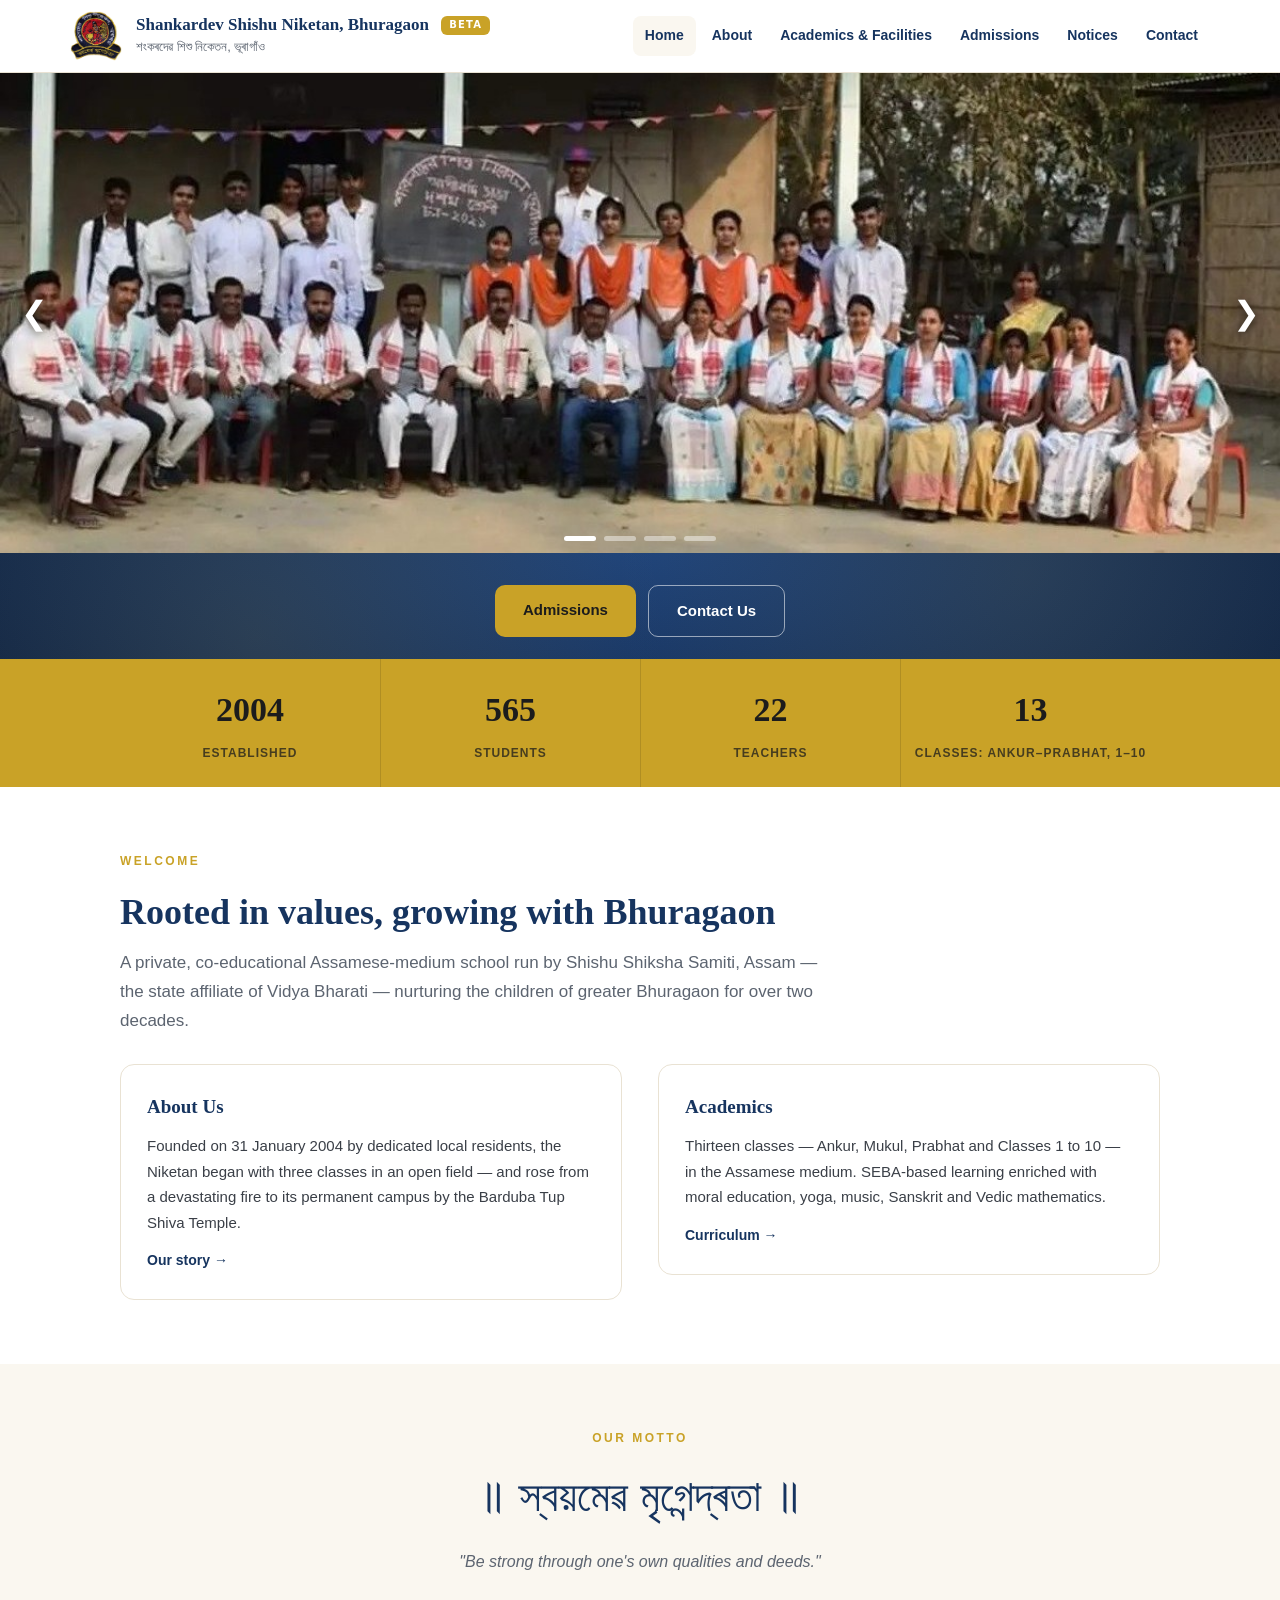
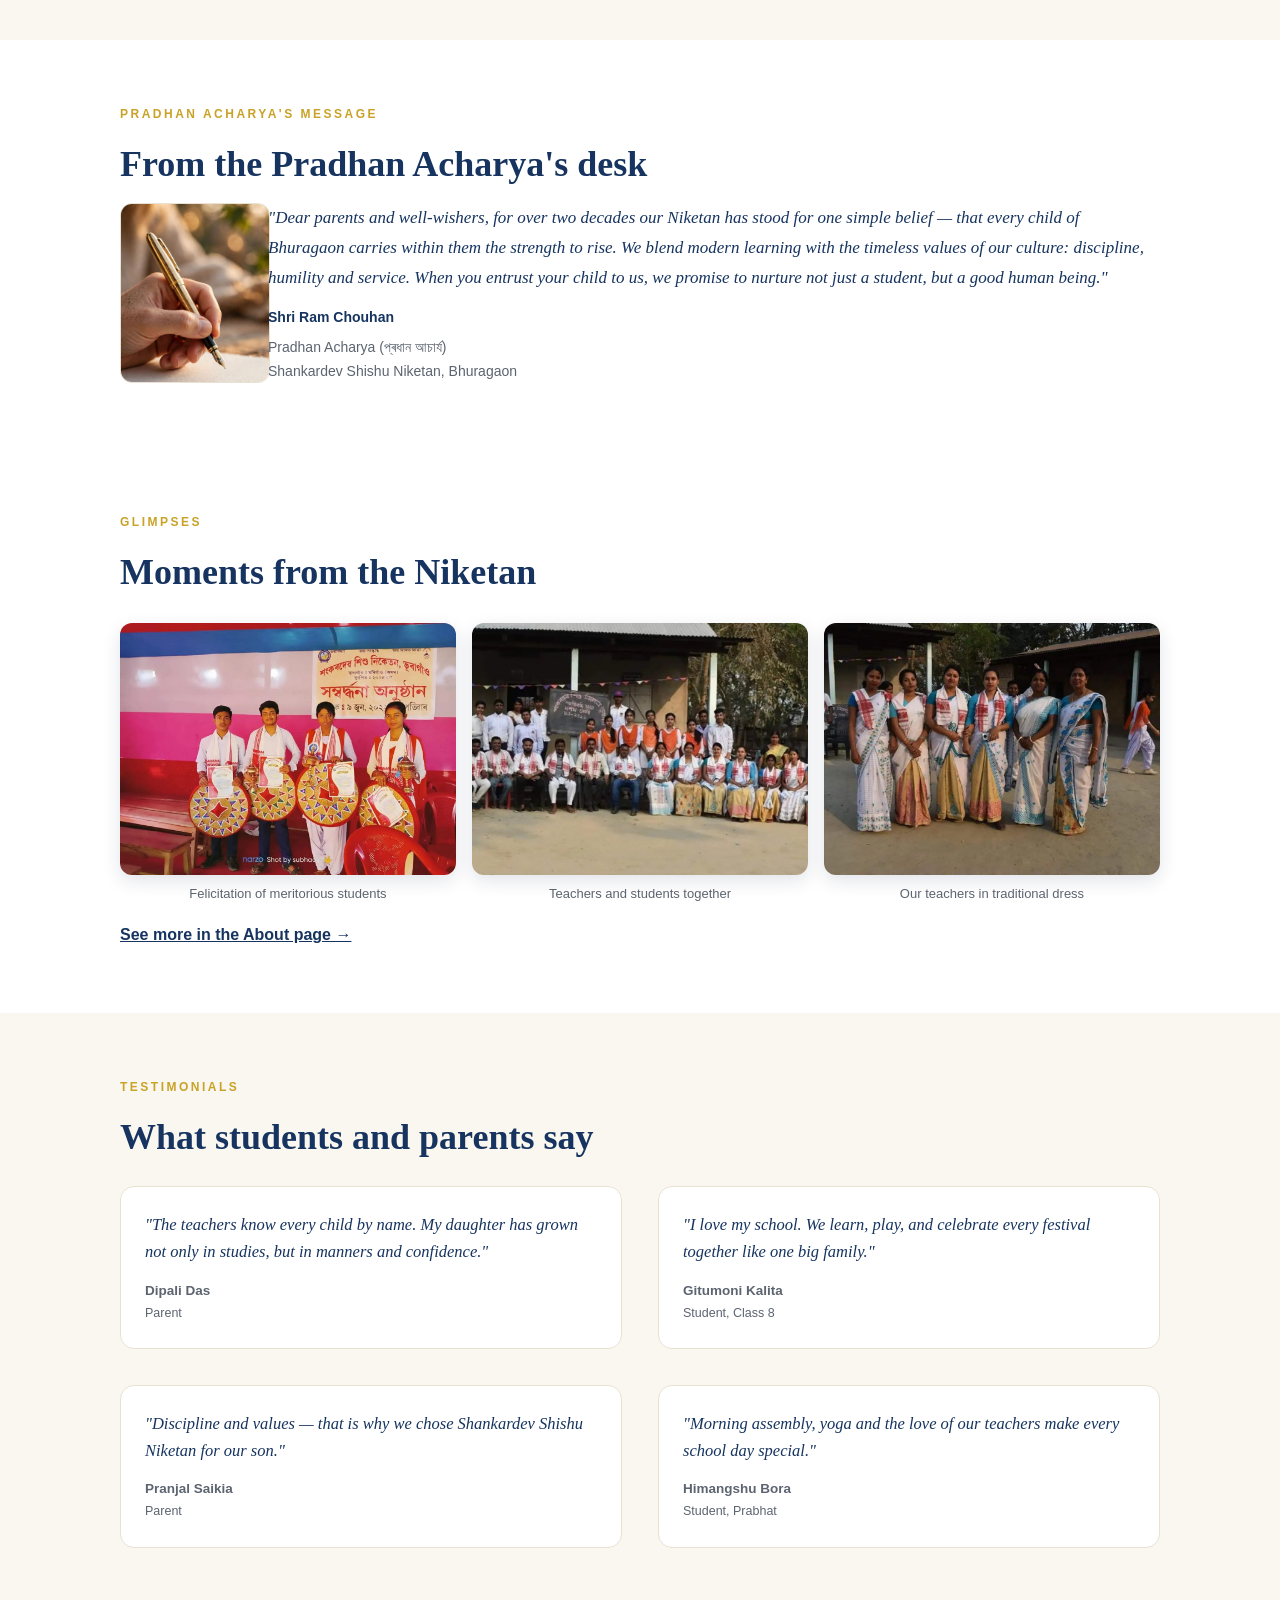
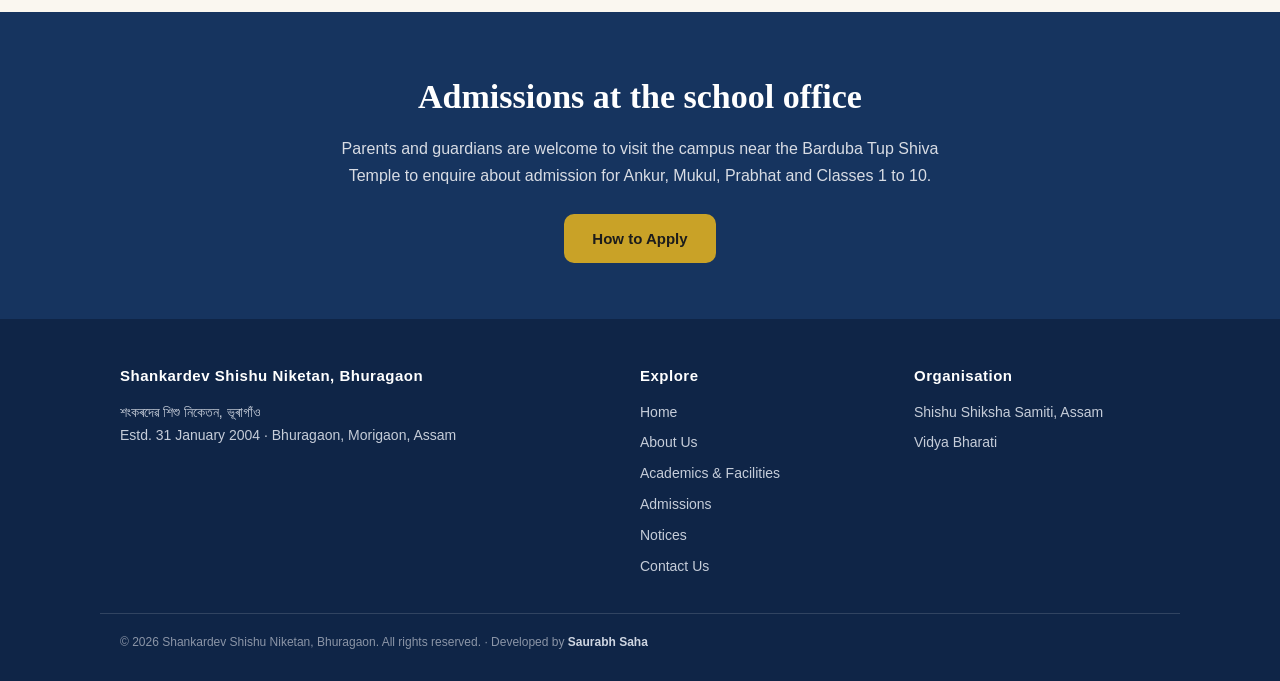
<file: index.html>
<!DOCTYPE html>
<html lang="en">
<head>
<meta charset="UTF-8">
<meta name="viewport" content="width=device-width, initial-scale=1.0">
<title>Shankardev Shishu Niketan, Bhuragaon</title>
<meta name="description" content="Shankardev Shishu Niketan, Bhuragaon — a private Assamese-medium school (Ankur, Mukul, Prabhat and Classes 1–10) run by Shishu Shiksha Samiti, Assam. Established 2004.">
<link rel="icon" href="images/logo.png">
<link rel="manifest" href="manifest.json">
<meta name="theme-color" content="#16345f">
<link rel="apple-touch-icon" href="images/icon-apple-touch.png">
<link rel="stylesheet" href="styles.css">
</head>
<body>

<header>
  <div class="hbar">
    <a class="brand" href="index.html">
      <img src="images/logo.png" alt="Shankardev Shishu Niketan emblem">
      <span class="hname">
        <span class="en">Shankardev Shishu Niketan, Bhuragaon <span class="beta-badge">BETA</span></span>
        <span class="as">শংকৰদেৱ শিশু নিকেতন, ভূৰাগাঁও</span>
      </span>
    </a>
    <div id="google_translate_element"></div>
    <button id="menuBtn" aria-label="Menu"><span></span><span></span><span></span></button>
    <nav id="nav">
      <a href="index.html" class="active" data-i18n="nav_home">Home</a>
      <a href="about.html" data-i18n="nav_about">About</a>
      <a href="academics.html" data-i18n="nav_academics">Academics &amp; Facilities</a>
      <a href="admissions.html" data-i18n="nav_admissions">Admissions</a>
      <a href="notices.html" data-i18n="nav_notices">Notices</a>
      <a href="contact.html" data-i18n="nav_contact">Contact</a>
    </nav>
  </div>
</header>

<div class="mcarousel" id="homeCarousel">
  <div class="mc-slides">
    <div class="mc-slide active"><img src="images/gallery-4.jpg" alt="Teachers and students group photo" draggable="false"></div>
    <div class="mc-slide"><img src="images/gallery-2.jpg" alt="Morning assembly around the flagpole" draggable="false"></div>
    <div class="mc-slide"><img src="images/gallery-8.jpg" alt="School staff and well-wishers" draggable="false"></div>
    <div class="mc-slide"><img src="images/ssnb-img3.jpg" alt="Framed devotional artwork at the school" draggable="false"></div>
  </div>
  <button class="mc-arrow mc-prev" aria-label="Previous photo">&#10094;</button>
  <button class="mc-arrow mc-next" aria-label="Next photo">&#10095;</button>
  <div class="mc-indicators"></div>
</div>

<div class="hero">
  <div class="cta">
    <a class="btn gold" href="admissions.html" data-i18n="cta_admissions" data-i18n="nav_admissions">Admissions</a>
    <a class="btn ghost" href="contact.html" data-i18n="cta_contact" data-i18n="foot_contact_us">Contact Us</a>
  </div>
</div>

<div class="stats">
  <div class="wrap">
    <div class="stat"><b>2004</b><span data-i18n="stat_estd">Established</span></div>
    <div class="stat"><b>565</b><span data-i18n="stat_students">Students</span></div>
    <div class="stat"><b>22</b><span data-i18n="stat_teachers">Teachers</span></div>
    <div class="stat"><b>13</b><span>Classes: Ankur–Prabhat, 1–10</span></div>
  </div>
</div>

<section>
  <div class="wrap">
    <div class="kicker" data-i18n="k_welcome">Welcome</div>
    <h2 class="stitle" data-i18n="t_welcome">Rooted in values, growing with Bhuragaon</h2>
    <p class="lede">A private, co-educational Assamese-medium school run by Shishu Shiksha Samiti, Assam — the state affiliate of Vidya Bharati — nurturing the children of greater Bhuragaon for over two decades.</p>
    <div class="cols">
      <div class="card">
        <h3>About Us</h3>
        <p>Founded on 31 January 2004 by dedicated local residents, the Niketan began with three classes in an open field — and rose from a devastating fire to its permanent campus by the Barduba Tup Shiva Temple.</p>
        <a class="more" href="about.html">Our story →</a>
      </div>
      <div class="card">
        <h3>Academics</h3>
        <p>Thirteen classes — Ankur, Mukul, Prabhat and Classes 1 to 10 — in the Assamese medium. SEBA-based learning enriched with moral education, yoga, music, Sanskrit and Vedic mathematics.</p>
        <a class="more" href="academics.html">Curriculum →</a>
      </div>
    </div>
  </div>
</section>

<div class="motto-band">
  <div class="kicker" data-i18n="k_motto">Our Motto</div>
  <div class="as-big"><span class="as">॥ স্বয়মেৱ মৃগেন্দ্ৰতা ॥</span></div>
  <p>"Be strong through one's own qualities and deeds."</p>
</div>

<section>
  <div class="wrap">
    <div class="kicker" data-i18n="k_pa_msg">Pradhan Acharya's Message</div>
    <h2 class="stitle" data-i18n="t_pa_desk">From the Pradhan Acharya's desk</h2>
    <div class="pmsg">
      <img class="pphoto" src="images/pen-hand.jpg" alt="A hand holding a fountain pen, poised to write">
      <div>
        <blockquote>"Dear parents and well-wishers, for over two decades our Niketan has stood for one simple belief — that every child of Bhuragaon carries within them the strength to rise. We blend modern learning with the timeless values of our culture: discipline, humility and service. When you entrust your child to us, we promise to nurture not just a student, but a good human being."</blockquote>
        <p class="psign"><b>Shri Ram Chouhan</b></p>
        <p class="psign-sub">Pradhan Acharya (প্ৰধান আচাৰ্য)<br>Shankardev Shishu Niketan, Bhuragaon</p>
      </div>
    </div>
  </div>
</section>

<section>
  <div class="wrap">
    <div class="kicker" data-i18n="k_glimpses">Glimpses</div>
    <h2 class="stitle" data-i18n="t_glimpses">Moments from the Niketan</h2>
    <div class="glimpses">
      <figure>
        <img src="images/gallery-3.jpg" alt="Felicitation ceremony honouring meritorious students, June 2022" loading="lazy">
        <figcaption>Felicitation of meritorious students</figcaption>
      </figure>
      <figure>
        <img src="images/gallery-4.jpg" alt="Teachers and students group photo" loading="lazy">
        <figcaption>Teachers and students together</figcaption>
      </figure>
      <figure>
        <img src="images/gallery-5.jpg" alt="Teachers of the Niketan in traditional dress" loading="lazy">
        <figcaption>Our teachers in traditional dress</figcaption>
      </figure>
    </div>
    <p style="margin-top:16px;"><a href="about.html" style="color:var(--navy);font-weight:600;">See more in the About page &rarr;</a></p>
  </div>
</section>

<section class="alt">
  <div class="wrap">
    <div class="kicker" data-i18n="k_testi">Testimonials</div>
    <h2 class="stitle" data-i18n="t_testi">What students and parents say</h2>
    <div class="cols" style="margin-top:18px;">
      <div class="tcard">
        <p class="tquote">"The teachers know every child by name. My daughter has grown not only in studies, but in manners and confidence."</p>
        <p class="twho">Dipali Das<span>Parent</span></p>
      </div>
      <div class="tcard">
        <p class="tquote">"I love my school. We learn, play, and celebrate every festival together like one big family."</p>
        <p class="twho">Gitumoni Kalita<span>Student, Class 8</span></p>
      </div>
      <div class="tcard">
        <p class="tquote">"Discipline and values — that is why we chose Shankardev Shishu Niketan for our son."</p>
        <p class="twho">Pranjal Saikia<span>Parent</span></p>
      </div>
      <div class="tcard">
        <p class="tquote">"Morning assembly, yoga and the love of our teachers make every school day special."</p>
        <p class="twho">Himangshu Bora<span>Student, Prabhat</span></p>
      </div>
    </div>
  </div>
</section>

<div class="cta-band">
  <h2 class="serif">Admissions at the school office</h2>
  <p>Parents and guardians are welcome to visit the campus near the Barduba Tup Shiva Temple to enquire about admission for Ankur, Mukul, Prabhat and Classes 1 to 10.</p>
  <a class="btn gold" href="admissions.html">How to Apply</a>
</div>

<footer>
  <div class="wrap">
    <div>
      <h4>Shankardev Shishu Niketan, Bhuragaon</h4>
      <p><span class="as">শংকৰদেৱ শিশু নিকেতন, ভূৰাগাঁও</span><br>
      Estd. 31 January 2004 · Bhuragaon, Morigaon, Assam</p>
    </div>
    <div>
      <h4 data-i18n="foot_explore">Explore</h4>
      <ul>
        <li><a href="index.html" data-i18n="nav_home">Home</a></li>
        <li><a href="about.html" data-i18n="foot_about_us">About Us</a></li>
        <li><a href="academics.html" data-i18n="nav_academics">Academics &amp; Facilities</a></li>
        <li><a href="admissions.html" data-i18n="nav_admissions">Admissions</a></li>
        <li><a href="notices.html" data-i18n="nav_notices">Notices</a></li>
        <li><a href="contact.html" data-i18n="foot_contact_us">Contact Us</a></li>
      </ul>
    </div>
    <div>
      <h4 data-i18n="foot_org">Organisation</h4>
      <ul>
        <li><a href="https://sssassam.com/" target="_blank" rel="noopener">Shishu Shiksha Samiti, Assam</a></li>
        <li><a href="https://vidyabharti.net/" target="_blank" rel="noopener">Vidya Bharati</a></li>
      </ul>
    </div>
  </div>
  <div class="fbot">
    <span>© 2026 Shankardev Shishu Niketan, Bhuragaon. All rights reserved. · <span data-i18n="foot_dev">Developed by</span> <a href="https://github.com/sauravhhh" target="_blank" rel="noopener">Saurabh Saha</a></span>
  </div>
</footer>

<script>
var menuBtn=document.getElementById("menuBtn"),nav=document.getElementById("nav");
menuBtn.onclick=function(){
  menuBtn.classList.add("anim");
  var open=nav.classList.toggle("open");
  menuBtn.classList.toggle("open",open);
  if(open){
    var r=menuBtn.getBoundingClientRect();
    nav.style.setProperty("--cx",(r.left+r.width/2)+"px");
    nav.style.setProperty("--cy",(r.top+r.height/2)+"px");
    document.body.style.overflow="hidden";
  }else{document.body.style.overflow="";}
};
nav.querySelectorAll("a").forEach(function(a){a.addEventListener("click",function(){nav.classList.remove("open");menuBtn.classList.remove("open");document.body.style.overflow="";});});
/* count-up animation for the stats numbers, triggered when scrolled into view */
(function(){
  var nums=document.querySelectorAll(".stat b");
  if(!nums.length||!("IntersectionObserver" in window))return;
  var reduce=window.matchMedia&&window.matchMedia("(prefers-reduced-motion: reduce)").matches;
  function countUp(el){
    var target=parseInt(el.textContent.replace(/\D/g,""),10);
    if(isNaN(target))return;
    if(reduce){el.textContent=target;return;}
    var dur=1500,start=null;
    function tick(ts){
      if(!start)start=ts;
      var p=Math.min((ts-start)/dur,1),e=1-Math.pow(1-p,3);
      el.textContent=Math.round(target*e);
      if(p<1)requestAnimationFrame(tick);else el.textContent=target;
    }
    requestAnimationFrame(tick);
  }
  var fired=false,box=document.querySelector(".stats");
  var io=new IntersectionObserver(function(es){
    es.forEach(function(en){if(en.isIntersecting&&!fired){fired=true;nums.forEach(countUp);io.disconnect();}});
  },{threshold:0.35});
  if(box)io.observe(box);
})();
</script>
<script>
if("serviceWorker" in navigator){window.addEventListener("load",()=>navigator.serviceWorker.register("sw.js").catch(()=>{}));}
</script>
<div id="scrollProgress"></div>
<script>
(function(){
  var bar = document.getElementById('scrollProgress');
  function upd(){
    var h = document.documentElement;
    var max = h.scrollHeight - h.clientHeight;
    bar.style.width = (max > 0 ? (h.scrollTop / max) * 100 : 0) + '%';
  }
  window.addEventListener('scroll', upd, {passive:true});
  window.addEventListener('resize', upd);
  upd();
})();
</script>
<script>
(function(){
  var c = document.querySelector('.mcarousel');
  if(!c) return;
  var slides = c.querySelectorAll('.mc-slide');
  var box = c.querySelector('.mc-indicators');
  var cur = 0, timer = null, n = slides.length, sx = 0, dx = 0;
  slides.forEach(function(_, i){
    var b = document.createElement('button');
    b.className = 'mc-ind' + (i === 0 ? ' active' : '');
    b.setAttribute('aria-label', 'Go to photo ' + (i + 1));
    b.addEventListener('click', function(){ go(i); restart(); });
    box.appendChild(b);
  });
  var inds = box.querySelectorAll('.mc-ind');
  function go(i){
    slides[cur].classList.remove('active');
    inds[cur].classList.remove('active');
    cur = (i + n) % n;
    slides[cur].classList.add('active');
    inds[cur].classList.add('active');
  }
  function restart(){ clearInterval(timer); timer = setInterval(function(){ go(cur + 1); }, 5000); }
  c.querySelector('.mc-prev').addEventListener('click', function(){ go(cur - 1); restart(); });
  c.querySelector('.mc-next').addEventListener('click', function(){ go(cur + 1); restart(); });
  c.addEventListener('touchstart', function(e){ sx = e.touches[0].clientX; dx = 0; clearInterval(timer); }, {passive:true});
  c.addEventListener('touchmove', function(e){ dx = e.touches[0].clientX - sx; }, {passive:true});
  c.addEventListener('touchend', function(){ if(Math.abs(dx) > 40){ go(cur + (dx < 0 ? 1 : -1)); } restart(); });
  restart();
})();
</script>
<script>
function googleTranslateElementInit(){new google.translate.TranslateElement({pageLanguage:"en",includedLanguages:"as,bn,hi",layout:google.translate.TranslateElement.InlineLayout.SIMPLE,autoDisplay:false},"google_translate_element");}
</script>
<script src="//translate.google.com/translate_a/element.js?cb=googleTranslateElementInit"></script>
</body>
</html>
</file>
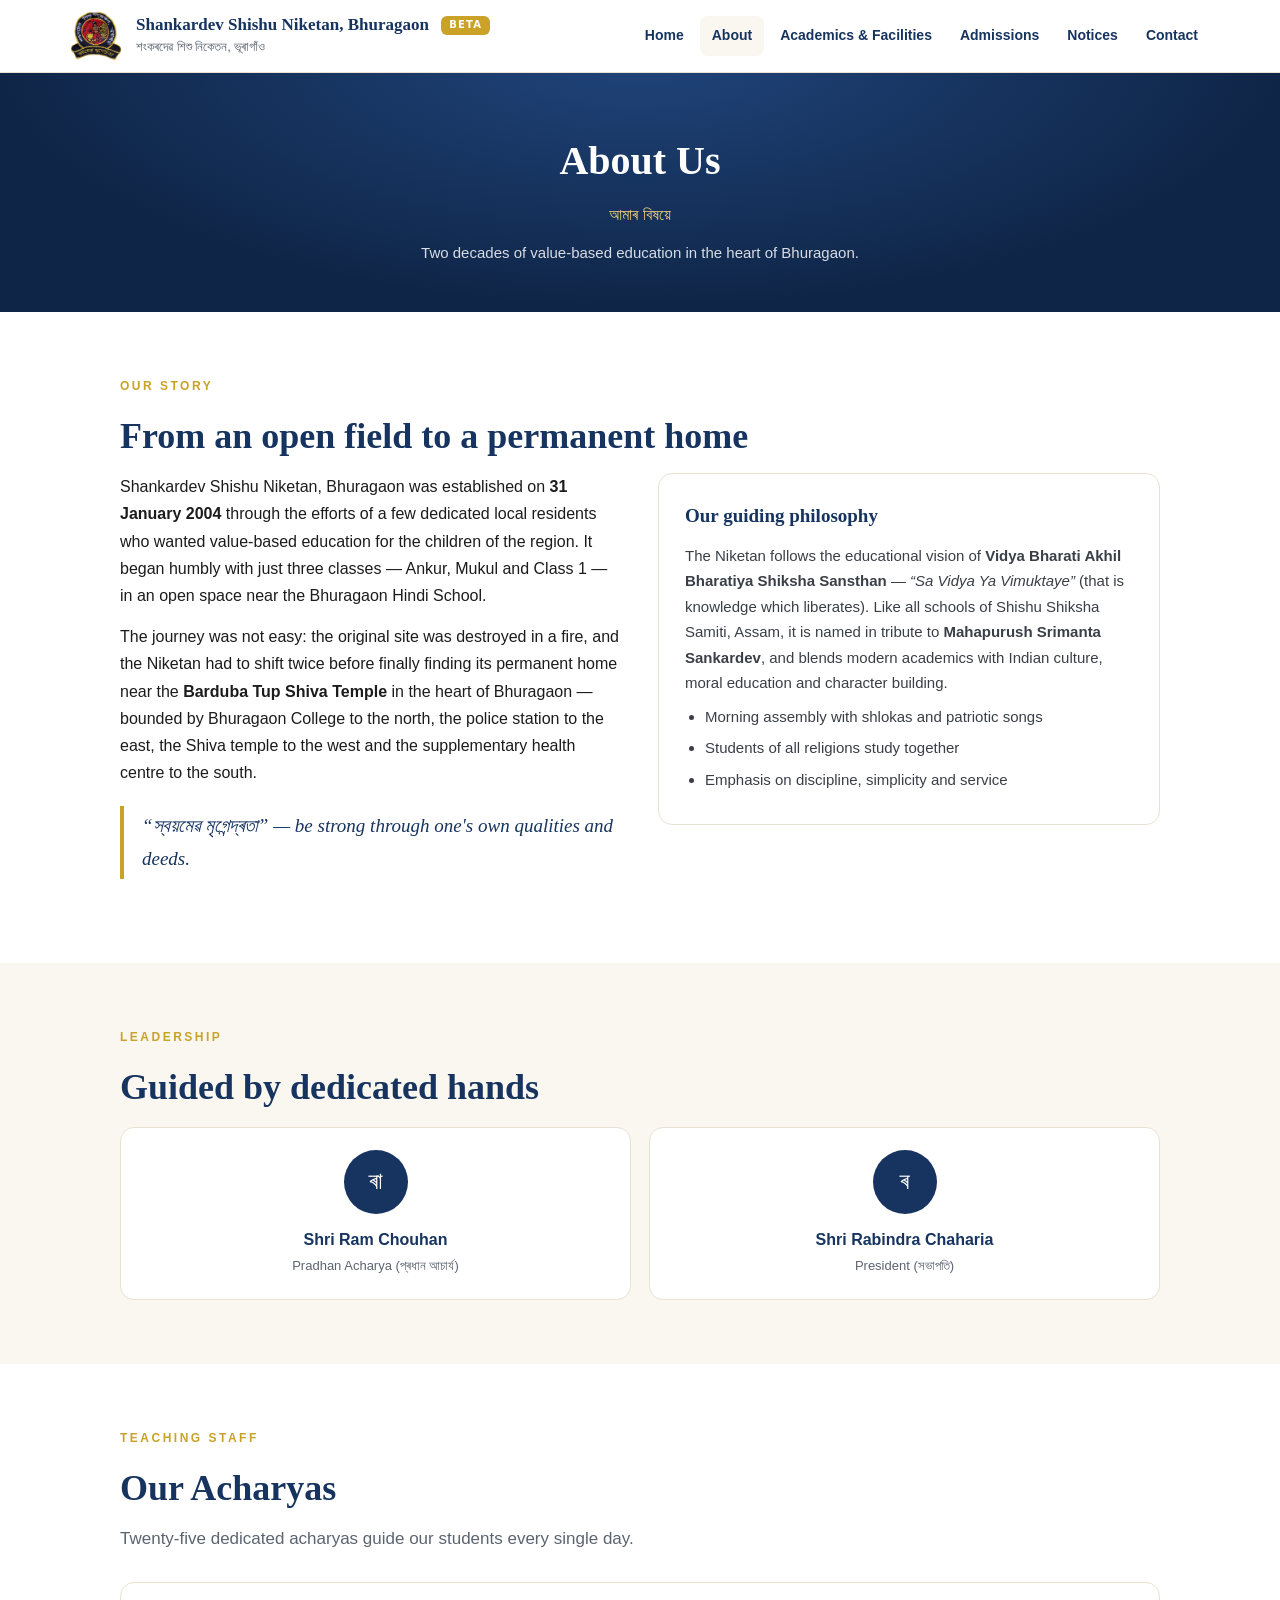
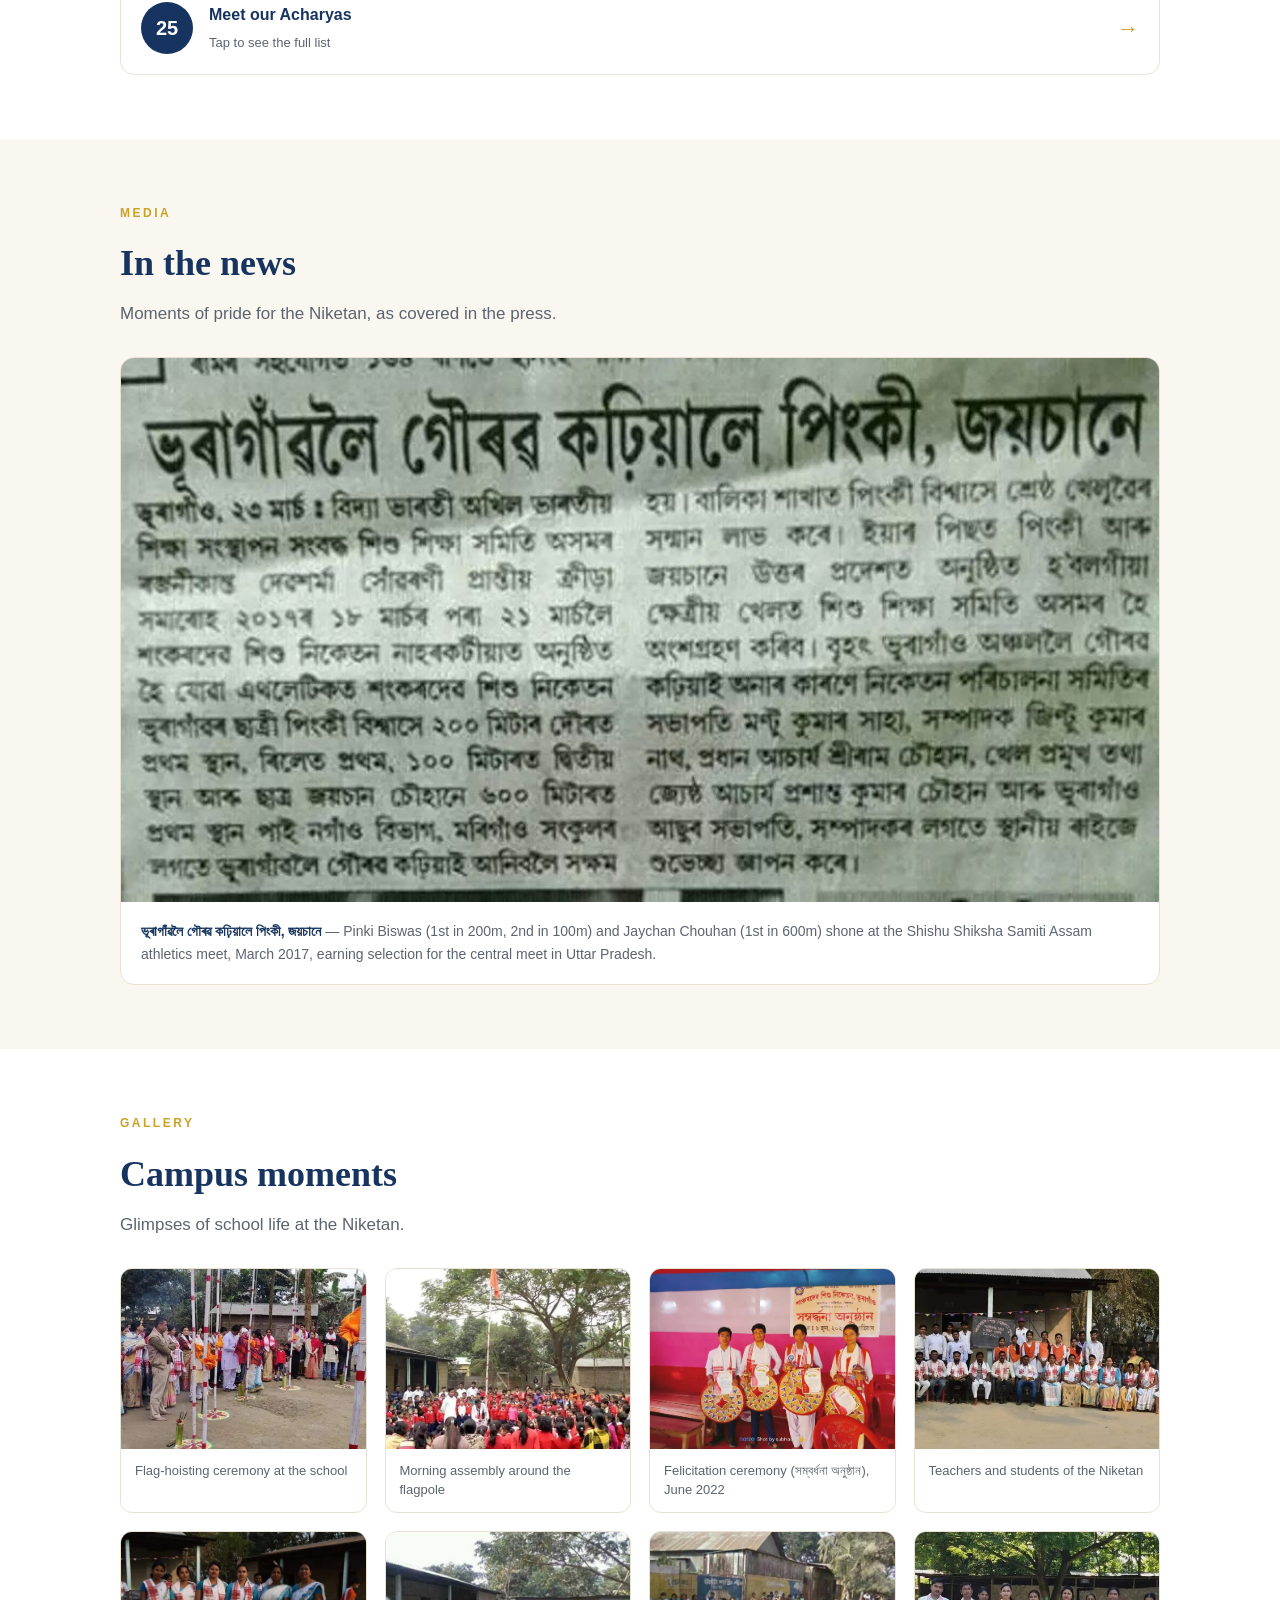
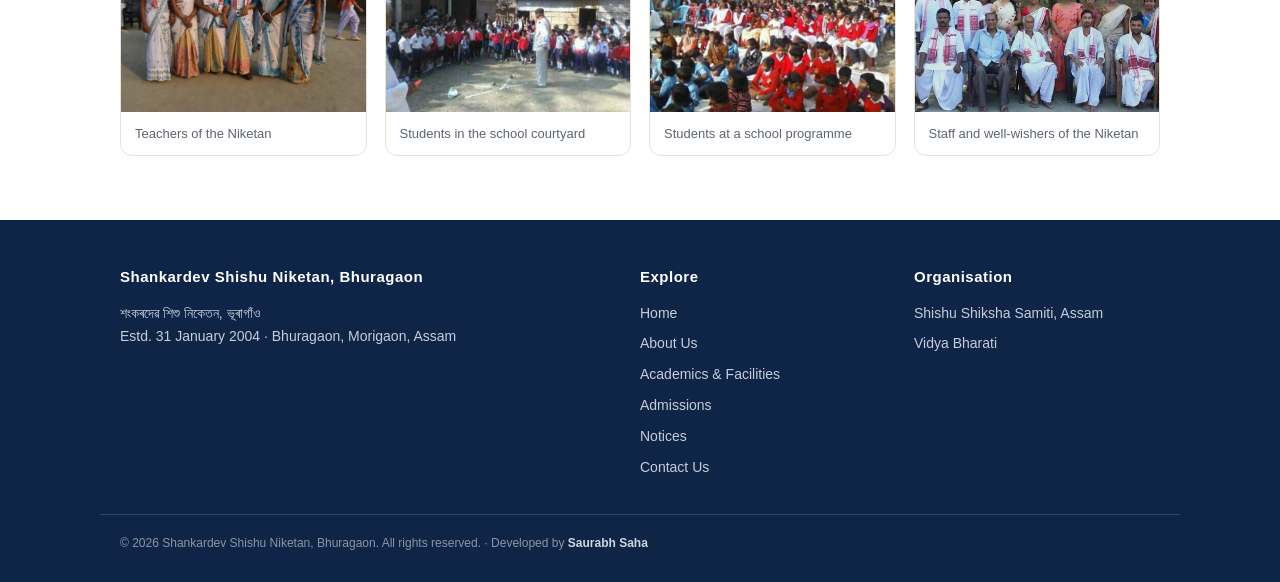
<file: about.html>
<!DOCTYPE html>
<html lang="en">
<head>
<meta charset="UTF-8">
<meta name="viewport" content="width=device-width, initial-scale=1.0">
<title>About Us — Shankardev Shishu Niketan, Bhuragaon</title>
<meta name="description" content="History and philosophy of Shankardev Shishu Niketan, Bhuragaon — established 31 January 2004, run by Shishu Shiksha Samiti, Assam.">
<link rel="icon" href="images/logo.png">
<link rel="manifest" href="manifest.json">
<meta name="theme-color" content="#16345f">
<link rel="apple-touch-icon" href="images/icon-apple-touch.png">
<link rel="stylesheet" href="styles.css">
</head>
<body>

<header>
  <div class="hbar">
    <a class="brand" href="index.html">
      <img src="images/logo.png" alt="Shankardev Shishu Niketan emblem">
      <span class="hname">
        <span class="en">Shankardev Shishu Niketan, Bhuragaon <span class="beta-badge">BETA</span></span>
        <span class="as">শংকৰদেৱ শিশু নিকেতন, ভূৰাগাঁও</span>
      </span>
    </a>
    <div id="google_translate_element"></div>
    <button id="menuBtn" aria-label="Menu"><span></span><span></span><span></span></button>
    <nav id="nav">
      <a href="index.html" data-i18n="nav_home">Home</a>
      <a href="about.html" class="active" data-i18n="nav_about">About</a>
      <a href="academics.html" data-i18n="nav_academics">Academics &amp; Facilities</a>
      <a href="admissions.html" data-i18n="nav_admissions">Admissions</a>
      <a href="notices.html" data-i18n="nav_notices">Notices</a>
      <a href="contact.html" data-i18n="nav_contact">Contact</a>
    </nav>
  </div>
</header>

<div class="page-hero">
  <h1 data-i18n="pg_about">About Us</h1>
  <div class="as">আমাৰ বিষয়ে</div>
  <p class="sub">Two decades of value-based education in the heart of Bhuragaon.</p>
</div>

<section>
  <div class="wrap">
    <div class="kicker" data-i18n="k_story">Our Story</div>
    <h2 class="stitle" data-i18n="t_story">From an open field to a permanent home</h2>
    <div class="cols">
      <div>
        <p>Shankardev Shishu Niketan, Bhuragaon was established on <b>31 January 2004</b> through the efforts of a few dedicated local residents who wanted value-based education for the children of the region. It began humbly with just three classes — Ankur, Mukul and Class 1 — in an open space near the Bhuragaon Hindi School.</p>
        <p style="margin-top:14px;">The journey was not easy: the original site was destroyed in a fire, and the Niketan had to shift twice before finally finding its permanent home near the <b>Barduba Tup Shiva Temple</b> in the heart of Bhuragaon — bounded by Bhuragaon College to the north, the police station to the east, the Shiva temple to the west and the supplementary health centre to the south.</p>
        <div class="quote">“<span class="as">স্বয়মেৱ মৃগেন্দ্ৰতা</span>” — be strong through one's own qualities and deeds.</div>
      </div>
      <div class="card">
        <h3>Our guiding philosophy</h3>
        <p>The Niketan follows the educational vision of <b>Vidya Bharati Akhil Bharatiya Shiksha Sansthan</b> — <i>“Sa Vidya Ya Vimuktaye”</i> (that is knowledge which liberates). Like all schools of Shishu Shiksha Samiti, Assam, it is named in tribute to <b>Mahapurush Srimanta Sankardev</b>, and blends modern academics with Indian culture, moral education and character building.</p>
        <ul>
          <li>Morning assembly with shlokas and patriotic songs</li>
          <li>Students of all religions study together</li>
          <li>Emphasis on discipline, simplicity and service</li>
        </ul>
      </div>
    </div>
  </div>
</section>

<section class="alt">
  <div class="wrap">
    <div class="kicker" data-i18n="k_leadership">Leadership</div>
    <h2 class="stitle" data-i18n="t_leadership">Guided by dedicated hands</h2>
    <div class="people">
      <div class="person"><div class="avatar">ৰা</div><b>Shri Ram Chouhan</b><span>Pradhan Acharya (প্ৰধান আচাৰ্য)</span></div>
      <div class="person"><div class="avatar">ৰ</div><b>Shri Rabindra Chaharia</b><span>President (সভাপতি)</span></div>
    </div>
  </div>
</section>

<section>
  <div class="wrap">
    <div class="kicker" data-i18n="k_staff">Teaching Staff</div>
    <h2 class="stitle" data-i18n="t_staff">Our Acharyas</h2>
    <p class="lede">Twenty-five dedicated acharyas guide our students every single day.</p>
    <button class="staff-box" id="staffBox" aria-haspopup="dialog">
      <span class="staff-count">25</span>
      <span class="staff-text"><b>Meet our Acharyas</b><small>Tap to see the full list</small></span>
      <span class="warrow" aria-hidden="true">&rarr;</span>
    </button>
  </div>
</section>

<div class="modal" id="staffModal" role="dialog" aria-modal="true" aria-label="Our Acharyas" hidden>
  <div class="modal-card">
    <div class="modal-head">
      <h3>Our Acharyas <span class="as">আচাৰ্যসকল</span></h3>
      <button class="modal-x" id="staffClose" aria-label="Close">&times;</button>
    </div>
    <ol class="staff-list">
      <li>Shri Dipankar Das</li>
      <li>Shri Rupam Bora</li>
      <li>Smt. Priyanka Baruah</li>
      <li>Shri Jiten Deka</li>
      <li>Smt. Gitanjali Das</li>
      <li>Shri Manash Kalita</li>
      <li>Smt. Mamoni Saikia</li>
      <li>Shri Bhaskar Hazarika</li>
      <li>Smt. Runjun Bora</li>
      <li>Shri Partha Sarmah</li>
      <li>Smt. Parishmita Deka</li>
      <li>Shri Nayan Barman</li>
      <li>Smt. Bornali Kalita</li>
      <li>Shri Kuldeep Nath</li>
      <li>Smt. Jyotirmoyee Hazarika</li>
      <li>Shri Sanjib Medhi</li>
      <li>Smt. Chandana Sarmah</li>
      <li>Shri Diganta Talukdar</li>
      <li>Smt. Rima Barman</li>
      <li>Shri Rituraj Choudhury</li>
      <li>Smt. Karabi Nath</li>
      <li>Shri Abhijit Kakati</li>
      <li>Shri Mrinal Dutta</li>
      <li>Smt. Pallabi Phukan</li>
      <li>Shri Debajit Gogoi</li>
    </ol>
  </div>
</div>

<section class="alt">
  <div class="wrap">
    <div class="kicker" data-i18n="k_media">Media</div>
    <h2 class="stitle" data-i18n="t_media">In the news</h2>
    <p class="lede">Moments of pride for the Niketan, as covered in the press.</p>
    <div class="media-grid">
      <figure class="media-card">
        <img src="images/media-sports-2017.jpg" alt="Newspaper report: Pinki Biswas and Jaychan Chouhan bring glory to Bhuragaon" loading="lazy">
        <figcaption><b>ভূৰাগাঁৱলৈ গৌৰৱ কঢ়িয়ালে পিংকী, জয়চানে</b> — Pinki Biswas (1st in 200m, 2nd in 100m) and Jaychan Chouhan (1st in 600m) shone at the Shishu Shiksha Samiti Assam athletics meet, March 2017, earning selection for the central meet in Uttar Pradesh.</figcaption>
      </figure>
    </div>
  </div>
</section>

<section>
  <div class="wrap">
    <div class="kicker" data-i18n="k_gallery">Gallery</div>
    <h2 class="stitle" data-i18n="t_gallery">Campus moments</h2>
    <p class="lede">Glimpses of school life at the Niketan.</p>
    <div class="gallery-grid">
      <figure>
        <img src="images/gallery-1.jpg" alt="Flag-hoisting ceremony at the school" loading="lazy">
        <figcaption>Flag-hoisting ceremony at the school</figcaption>
      </figure>
      <figure>
        <img src="images/gallery-2.jpg" alt="Morning assembly around the flagpole" loading="lazy">
        <figcaption>Morning assembly around the flagpole</figcaption>
      </figure>
      <figure>
        <img src="images/gallery-3.jpg" alt="Felicitation ceremony honouring meritorious students, June 2022" loading="lazy">
        <figcaption>Felicitation ceremony (<span class="as">সম্বর্ধনা অনুষ্ঠান</span>), June 2022</figcaption>
      </figure>
      <figure>
        <img src="images/gallery-4.jpg" alt="Teachers and students group photo" loading="lazy">
        <figcaption>Teachers and students of the Niketan</figcaption>
      </figure>
      <figure>
        <img src="images/gallery-5.jpg" alt="Teachers of the Niketan in traditional dress" loading="lazy">
        <figcaption>Teachers of the Niketan</figcaption>
      </figure>
      <figure>
        <img src="images/gallery-6.jpg" alt="Students gathered in the school courtyard" loading="lazy">
        <figcaption>Students in the school courtyard</figcaption>
      </figure>
      <figure>
        <img src="images/gallery-7.jpg" alt="Students at a school programme" loading="lazy">
        <figcaption>Students at a school programme</figcaption>
      </figure>
      <figure>
        <img src="images/gallery-8.jpg" alt="School staff and well-wishers" loading="lazy">
        <figcaption>Staff and well-wishers of the Niketan</figcaption>
      </figure>
    </div>
  </div>
</section>

<footer>
  <div class="wrap">
    <div>
      <h4>Shankardev Shishu Niketan, Bhuragaon</h4>
      <p><span class="as">শংকৰদেৱ শিশু নিকেতন, ভূৰাগাঁও</span><br>
      Estd. 31 January 2004 · Bhuragaon, Morigaon, Assam</p>
    </div>
    <div>
      <h4 data-i18n="foot_explore">Explore</h4>
      <ul>
        <li><a href="index.html" data-i18n="nav_home">Home</a></li>
        <li><a href="about.html" data-i18n="foot_about_us">About Us</a></li>
        <li><a href="academics.html" data-i18n="nav_academics">Academics &amp; Facilities</a></li>
        <li><a href="admissions.html" data-i18n="nav_admissions">Admissions</a></li>
        <li><a href="notices.html" data-i18n="nav_notices">Notices</a></li>
        <li><a href="contact.html" data-i18n="foot_contact_us">Contact Us</a></li>
      </ul>
    </div>
    <div>
      <h4 data-i18n="foot_org">Organisation</h4>
      <ul>
        <li><a href="https://sssassam.com/" target="_blank" rel="noopener">Shishu Shiksha Samiti, Assam</a></li>
        <li><a href="https://vidyabharti.net/" target="_blank" rel="noopener">Vidya Bharati</a></li>
      </ul>
    </div>
  </div>
  <div class="fbot">
    <span>© 2026 Shankardev Shishu Niketan, Bhuragaon. All rights reserved. · <span data-i18n="foot_dev">Developed by</span> <a href="https://github.com/sauravhhh" target="_blank" rel="noopener">Saurabh Saha</a></span>
  </div>
</footer>

<script>
var menuBtn=document.getElementById("menuBtn"),nav=document.getElementById("nav");
menuBtn.onclick=function(){
  menuBtn.classList.add("anim");
  var open=nav.classList.toggle("open");
  menuBtn.classList.toggle("open",open);
  if(open){
    var r=menuBtn.getBoundingClientRect();
    nav.style.setProperty("--cx",(r.left+r.width/2)+"px");
    nav.style.setProperty("--cy",(r.top+r.height/2)+"px");
    document.body.style.overflow="hidden";
  }else{document.body.style.overflow="";}
};
nav.querySelectorAll("a").forEach(function(a){a.addEventListener("click",function(){nav.classList.remove("open");menuBtn.classList.remove("open");document.body.style.overflow="";});});
</script>
<script>
if("serviceWorker" in navigator){window.addEventListener("load",()=>navigator.serviceWorker.register("sw.js").catch(()=>{}));}
</script>
<div id="scrollProgress"></div>
<script>
(function(){
  var bar = document.getElementById('scrollProgress');
  function upd(){
    var h = document.documentElement;
    var max = h.scrollHeight - h.clientHeight;
    bar.style.width = (max > 0 ? (h.scrollTop / max) * 100 : 0) + '%';
  }
  window.addEventListener('scroll', upd, {passive:true});
  window.addEventListener('resize', upd);
  upd();
})();
</script>
<script>
(function(){
  var box = document.getElementById('staffBox');
  if(!box) return;
  var modal = document.getElementById('staffModal');
  var x = document.getElementById('staffClose');
  function open(){ modal.hidden = false; document.body.style.overflow = 'hidden'; x.focus(); }
  function close(){ modal.hidden = true; document.body.style.overflow = ''; box.focus(); }
  box.addEventListener('click', open);
  x.addEventListener('click', close);
  modal.addEventListener('click', function(e){ if(e.target === modal) close(); });
  document.addEventListener('keydown', function(e){ if(e.key === 'Escape' && !modal.hidden) close(); });
})();
</script>
<script>
function googleTranslateElementInit(){new google.translate.TranslateElement({pageLanguage:"en",includedLanguages:"as,bn,hi",layout:google.translate.TranslateElement.InlineLayout.SIMPLE,autoDisplay:false},"google_translate_element");}
</script>
<script src="//translate.google.com/translate_a/element.js?cb=googleTranslateElementInit"></script>
</body>
</html>
</file>
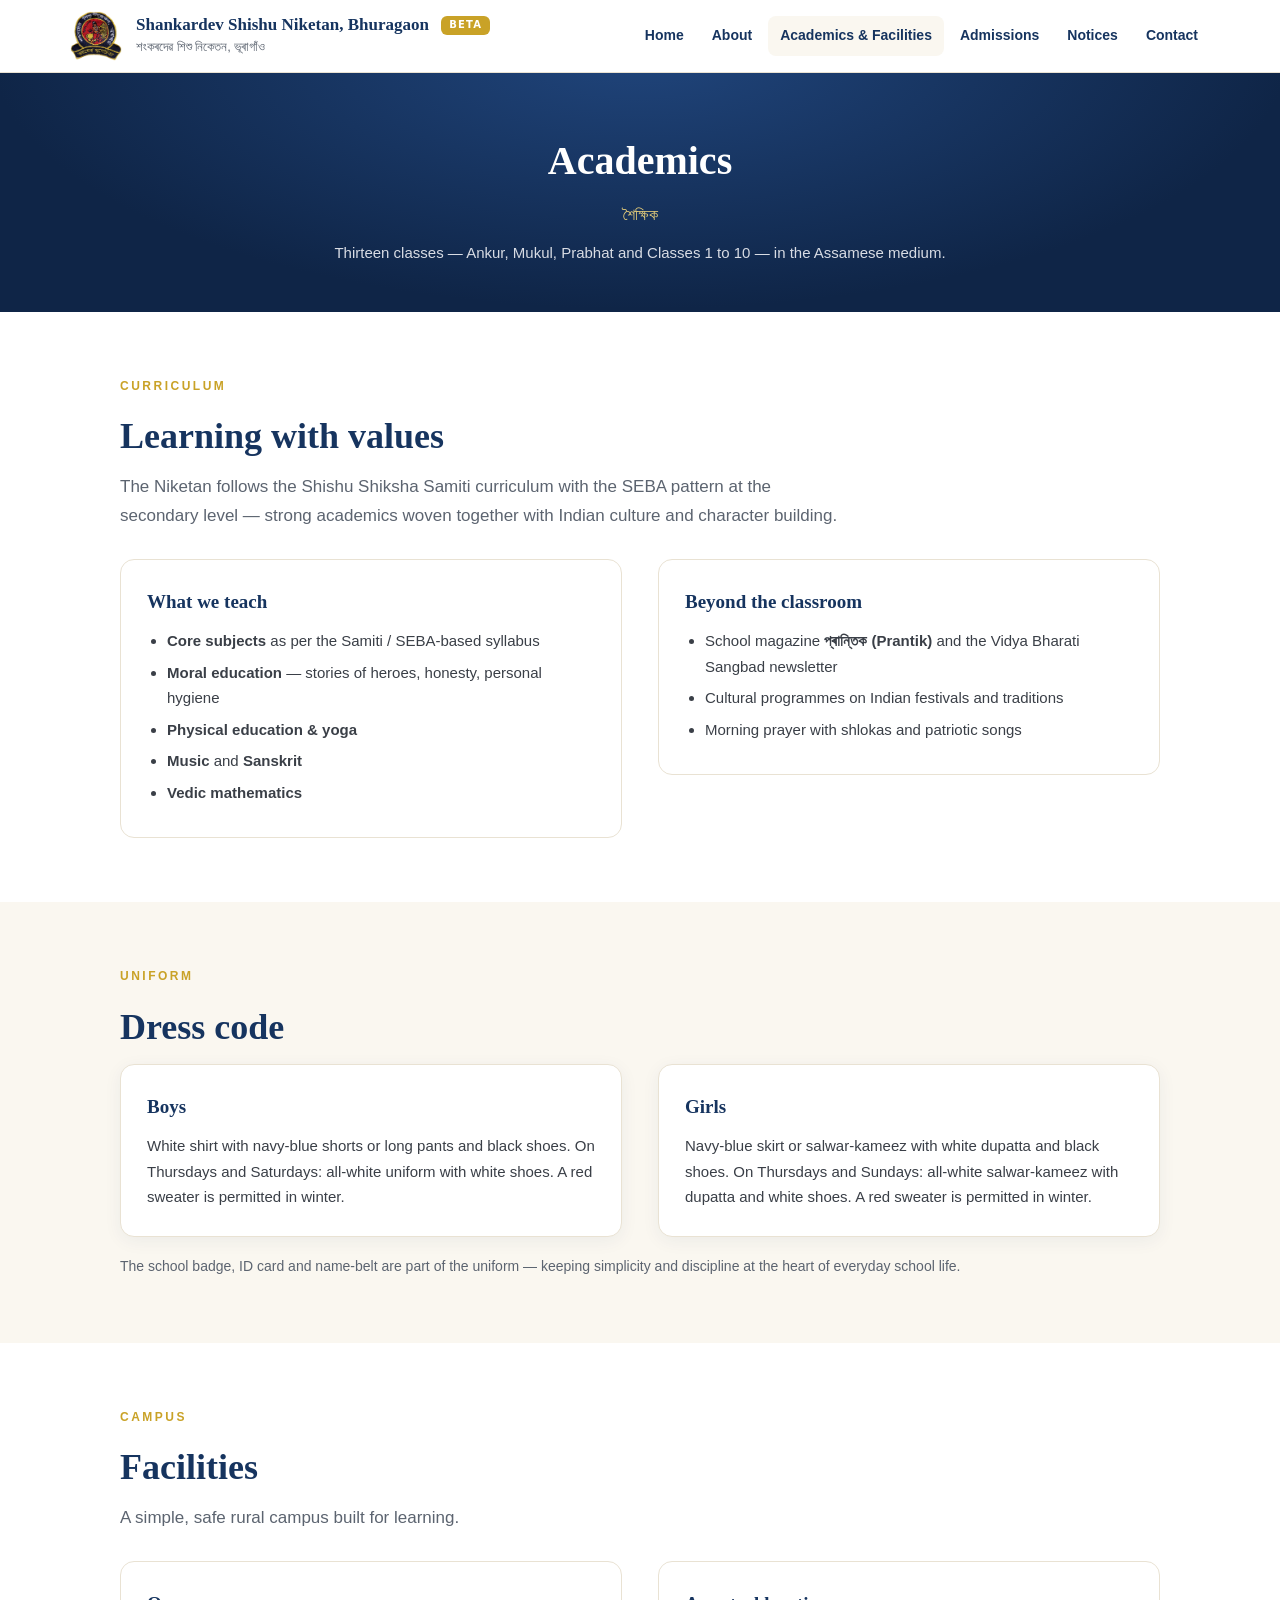
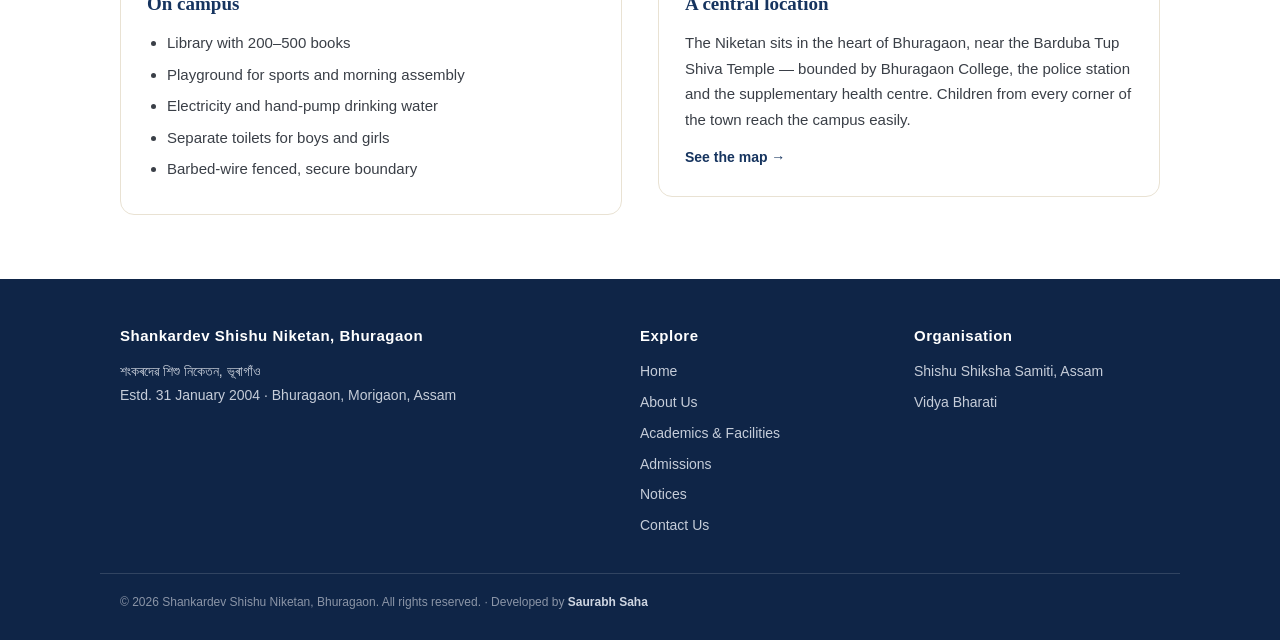
<file: academics.html>
<!DOCTYPE html>
<html lang="en">
<head>
<meta charset="UTF-8">
<meta name="viewport" content="width=device-width, initial-scale=1.0">
<title>Academics — Shankardev Shishu Niketan, Bhuragaon</title>
<meta name="description" content="Academics and campus facilities at Shankardev Shishu Niketan, Bhuragaon — Ankur, Mukul, Prabhat and Classes 1–10, Assamese medium, SEBA-based curriculum, library, playground and safe rural campus.">
<link rel="icon" href="images/logo.png">
<link rel="manifest" href="manifest.json">
<meta name="theme-color" content="#16345f">
<link rel="apple-touch-icon" href="images/icon-apple-touch.png">
<link rel="stylesheet" href="styles.css">
</head>
<body>

<header>
  <div class="hbar">
    <a class="brand" href="index.html">
      <img src="images/logo.png" alt="Shankardev Shishu Niketan emblem">
      <span class="hname">
        <span class="en">Shankardev Shishu Niketan, Bhuragaon <span class="beta-badge">BETA</span></span>
        <span class="as">শংকৰদেৱ শিশু নিকেতন, ভূৰাগাঁও</span>
      </span>
    </a>
    <div id="google_translate_element"></div>
    <button id="menuBtn" aria-label="Menu"><span></span><span></span><span></span></button>
    <nav id="nav">
      <a href="index.html" data-i18n="nav_home">Home</a>
      <a href="about.html" data-i18n="nav_about">About</a>
      <a href="academics.html" class="active" data-i18n="nav_academics">Academics &amp; Facilities</a>
      <a href="admissions.html" data-i18n="nav_admissions">Admissions</a>
      <a href="notices.html" data-i18n="nav_notices">Notices</a>
      <a href="contact.html" data-i18n="nav_contact">Contact</a>
    </nav>
  </div>
</header>

<div class="page-hero">
  <h1 data-i18n="pg_academics">Academics</h1>
  <div class="as">শৈক্ষিক</div>
  <p class="sub">Thirteen classes — Ankur, Mukul, Prabhat and Classes 1 to 10 — in the Assamese medium.</p>
</div>

<section>
  <div class="wrap">
    <div class="kicker" data-i18n="k_curriculum">Curriculum</div>
    <h2 class="stitle" data-i18n="t_curriculum">Learning with values</h2>
    <p class="lede">The Niketan follows the Shishu Shiksha Samiti curriculum with the SEBA pattern at the secondary level — strong academics woven together with Indian culture and character building.</p>
    <div class="cols">
      <div class="card">
        <h3>What we teach</h3>
        <ul>
          <li><b>Core subjects</b> as per the Samiti / SEBA-based syllabus</li>
          <li><b>Moral education</b> — stories of heroes, honesty, personal hygiene</li>
          <li><b>Physical education &amp; yoga</b></li>
          <li><b>Music</b> and <b>Sanskrit</b></li>
          <li><b>Vedic mathematics</b></li>
        </ul>
      </div>
      <div class="card">
        <h3>Beyond the classroom</h3>
        <ul>
          <li>School magazine <b><span class="as">প্ৰান্তিক</span> (Prantik)</b> and the Vidya Bharati Sangbad newsletter</li>
          <li>Cultural programmes on Indian festivals and traditions</li>
          <li>Morning prayer with shlokas and patriotic songs</li>
        </ul>
      </div>
    </div>
  </div>
</section>

<section class="alt">
  <div class="wrap">
    <div class="kicker" data-i18n="k_uniform">Uniform</div>
    <h2 class="stitle" data-i18n="t_dresscode">Dress code</h2>
    <div class="cols">
      <div class="card">
        <h3>Boys</h3>
        <p>White shirt with navy-blue shorts or long pants and black shoes. On Thursdays and Saturdays: all-white uniform with white shoes. A red sweater is permitted in winter.</p>
      </div>
      <div class="card">
        <h3>Girls</h3>
        <p>Navy-blue skirt or salwar-kameez with white dupatta and black shoes. On Thursdays and Sundays: all-white salwar-kameez with dupatta and white shoes. A red sweater is permitted in winter.</p>
      </div>
    </div>
    <p style="margin-top:18px;color:var(--muted);font-size:14px;">The school badge, ID card and name-belt are part of the uniform — keeping simplicity and discipline at the heart of everyday school life.</p>
  </div>
</section>

<section>
  <div class="wrap">
    <div class="kicker" data-i18n="k_campus">Campus</div>
    <h2 class="stitle" data-i18n="t_facilities">Facilities</h2>
    <p class="lede">A simple, safe rural campus built for learning.</p>
    <div class="cols">
      <div class="card">
        <h3>On campus</h3>
        <ul>
          <li>Library with 200–500 books</li>
          <li>Playground for sports and morning assembly</li>
          <li>Electricity and hand-pump drinking water</li>
          <li>Separate toilets for boys and girls</li>
          <li>Barbed-wire fenced, secure boundary</li>
        </ul>
      </div>
      <div class="card">
        <h3>A central location</h3>
        <p>The Niketan sits in the heart of Bhuragaon, near the Barduba Tup Shiva Temple — bounded by Bhuragaon College, the police station and the supplementary health centre. Children from every corner of the town reach the campus easily.</p>
        <a class="more" href="contact.html">See the map →</a>
      </div>
    </div>
  </div>
</section>

<footer>
  <div class="wrap">
    <div>
      <h4>Shankardev Shishu Niketan, Bhuragaon</h4>
      <p><span class="as">শংকৰদেৱ শিশু নিকেতন, ভূৰাগাঁও</span><br>
      Estd. 31 January 2004 · Bhuragaon, Morigaon, Assam</p>
    </div>
    <div>
      <h4 data-i18n="foot_explore">Explore</h4>
      <ul>
        <li><a href="index.html" data-i18n="nav_home">Home</a></li>
        <li><a href="about.html" data-i18n="foot_about_us">About Us</a></li>
        <li><a href="academics.html" data-i18n="nav_academics">Academics &amp; Facilities</a></li>
        <li><a href="admissions.html" data-i18n="nav_admissions">Admissions</a></li>
        <li><a href="notices.html" data-i18n="nav_notices">Notices</a></li>
        <li><a href="contact.html" data-i18n="foot_contact_us">Contact Us</a></li>
      </ul>
    </div>
    <div>
      <h4 data-i18n="foot_org">Organisation</h4>
      <ul>
        <li><a href="https://sssassam.com/" target="_blank" rel="noopener">Shishu Shiksha Samiti, Assam</a></li>
        <li><a href="https://vidyabharti.net/" target="_blank" rel="noopener">Vidya Bharati</a></li>
      </ul>
    </div>
  </div>
  <div class="fbot">
    <span>© 2026 Shankardev Shishu Niketan, Bhuragaon. All rights reserved. · <span data-i18n="foot_dev">Developed by</span> <a href="https://github.com/sauravhhh" target="_blank" rel="noopener">Saurabh Saha</a></span>
  </div>
</footer>

<script>
var menuBtn=document.getElementById("menuBtn"),nav=document.getElementById("nav");
menuBtn.onclick=function(){
  menuBtn.classList.add("anim");
  var open=nav.classList.toggle("open");
  menuBtn.classList.toggle("open",open);
  if(open){
    var r=menuBtn.getBoundingClientRect();
    nav.style.setProperty("--cx",(r.left+r.width/2)+"px");
    nav.style.setProperty("--cy",(r.top+r.height/2)+"px");
    document.body.style.overflow="hidden";
  }else{document.body.style.overflow="";}
};
nav.querySelectorAll("a").forEach(function(a){a.addEventListener("click",function(){nav.classList.remove("open");menuBtn.classList.remove("open");document.body.style.overflow="";});});
</script>
<script>
if("serviceWorker" in navigator){window.addEventListener("load",()=>navigator.serviceWorker.register("sw.js").catch(()=>{}));}
</script>
<div id="scrollProgress"></div>
<script>
(function(){
  var bar = document.getElementById('scrollProgress');
  function upd(){
    var h = document.documentElement;
    var max = h.scrollHeight - h.clientHeight;
    bar.style.width = (max > 0 ? (h.scrollTop / max) * 100 : 0) + '%';
  }
  window.addEventListener('scroll', upd, {passive:true});
  window.addEventListener('resize', upd);
  upd();
})();
</script>
<script>
function googleTranslateElementInit(){new google.translate.TranslateElement({pageLanguage:"en",includedLanguages:"as,bn,hi",layout:google.translate.TranslateElement.InlineLayout.SIMPLE,autoDisplay:false},"google_translate_element");}
</script>
<script src="//translate.google.com/translate_a/element.js?cb=googleTranslateElementInit"></script>
</body>
</html>
</file>
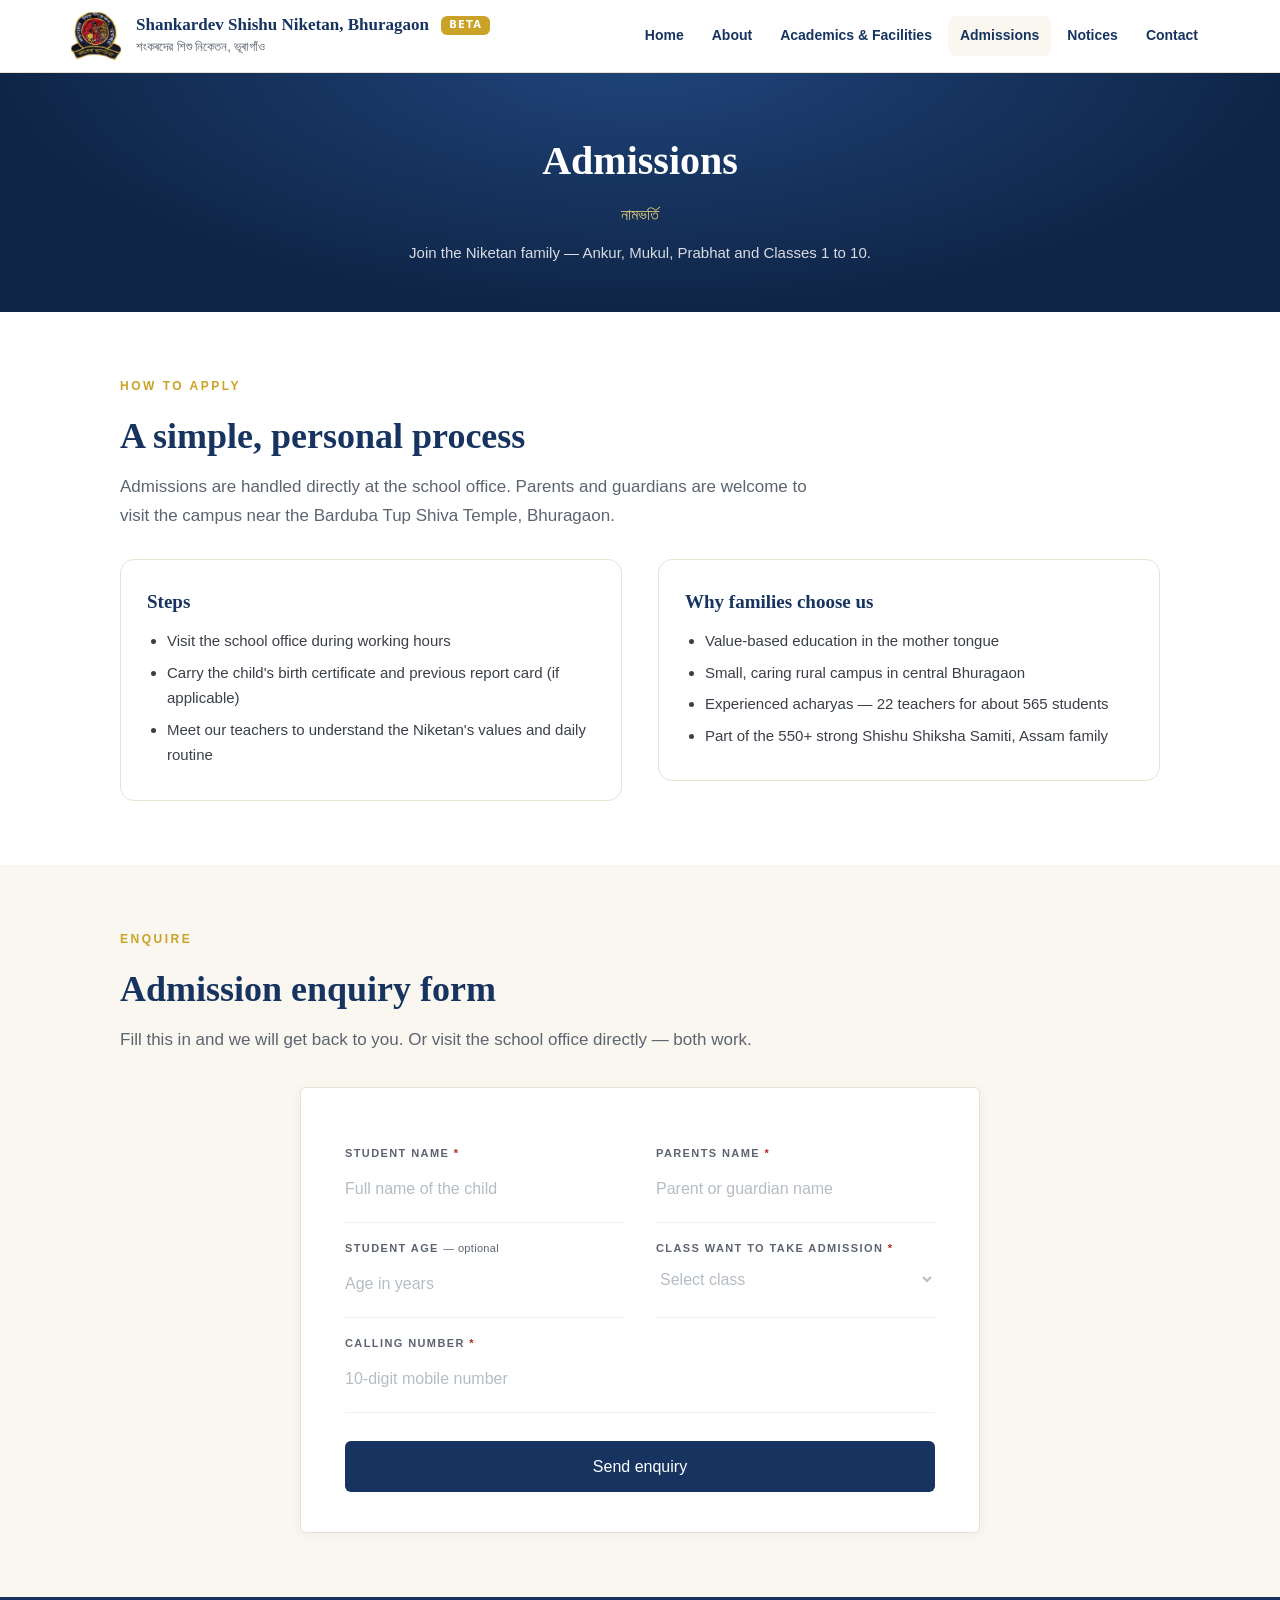
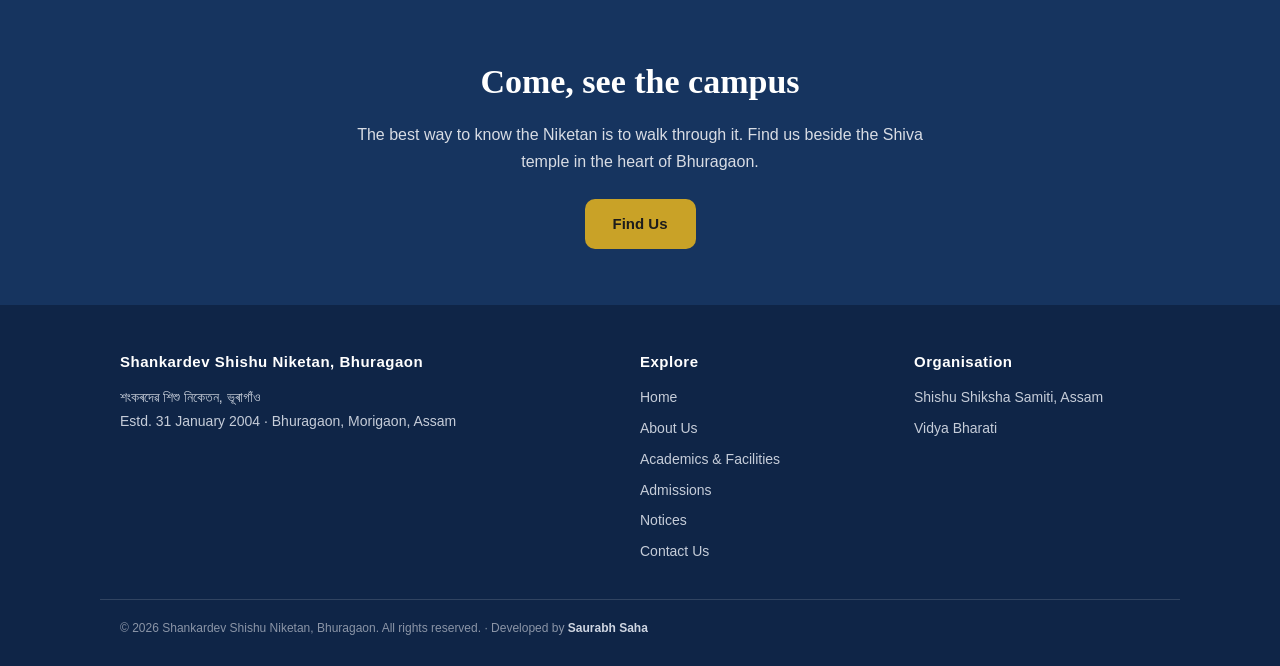
<file: admissions.html>
<!DOCTYPE html>
<html lang="en">
<head>
<meta charset="UTF-8">
<meta name="viewport" content="width=device-width, initial-scale=1.0">
<title>Admissions — Shankardev Shishu Niketan, Bhuragaon</title>
<meta name="description" content="Admissions at Shankardev Shishu Niketan, Bhuragaon — visit the school office near Barduba Tup Shiva Temple for admission to Ankur, Mukul, Prabhat and Classes 1–10.">
<link rel="icon" href="images/logo.png">
<link rel="manifest" href="manifest.json">
<meta name="theme-color" content="#16345f">
<link rel="apple-touch-icon" href="images/icon-apple-touch.png">
<link rel="stylesheet" href="styles.css">
</head>
<body>

<header>
  <div class="hbar">
    <a class="brand" href="index.html">
      <img src="images/logo.png" alt="Shankardev Shishu Niketan emblem">
      <span class="hname">
        <span class="en">Shankardev Shishu Niketan, Bhuragaon <span class="beta-badge">BETA</span></span>
        <span class="as">শংকৰদেৱ শিশু নিকেতন, ভূৰাগাঁও</span>
      </span>
    </a>
    <div id="google_translate_element"></div>
    <button id="menuBtn" aria-label="Menu"><span></span><span></span><span></span></button>
    <nav id="nav">
      <a href="index.html" data-i18n="nav_home">Home</a>
      <a href="about.html" data-i18n="nav_about">About</a>
      <a href="academics.html" data-i18n="nav_academics">Academics &amp; Facilities</a>
      <a href="admissions.html" class="active" data-i18n="nav_admissions">Admissions</a>
      <a href="notices.html" data-i18n="nav_notices">Notices</a>
      <a href="contact.html" data-i18n="nav_contact">Contact</a>
    </nav>
  </div>
</header>

<div class="page-hero">
  <h1 data-i18n="pg_admissions">Admissions</h1>
  <div class="as">নামভৰ্তি</div>
  <p class="sub">Join the Niketan family — Ankur, Mukul, Prabhat and Classes 1 to 10.</p>
</div>

<section>
  <div class="wrap">
    <div class="kicker" data-i18n="k_howto">How to Apply</div>
    <h2 class="stitle" data-i18n="t_howto">A simple, personal process</h2>
    <p class="lede">Admissions are handled directly at the school office. Parents and guardians are welcome to visit the campus near the Barduba Tup Shiva Temple, Bhuragaon.</p>
    <div class="cols">
      <div class="card">
        <h3>Steps</h3>
        <ul>
          <li>Visit the school office during working hours</li>
          <li>Carry the child's birth certificate and previous report card (if applicable)</li>
          <li>Meet our teachers to understand the Niketan's values and daily routine</li>
        </ul>
      </div>
      <div class="card">
        <h3>Why families choose us</h3>
        <ul>
          <li>Value-based education in the mother tongue</li>
          <li>Small, caring rural campus in central Bhuragaon</li>
          <li>Experienced acharyas — 22 teachers for about 565 students</li>
          <li>Part of the 550+ strong Shishu Shiksha Samiti, Assam family</li>
        </ul>
      </div>
    </div>
  </div>
</section>

<section class="alt">
  <div class="wrap">
    <div class="kicker" data-i18n="k_enquire">Enquire</div>
    <h2 class="stitle" data-i18n="t_enquire_form">Admission enquiry form</h2>
    <p class="lede">Fill this in and we will get back to you. Or visit the school office directly — both work.</p>
    <form class="adm-form" id="admForm" novalidate>
      <input type="hidden" name="access_key" value="dd136e0b-9b10-48d4-91e5-6a4aa4598625">
      <input type="hidden" name="subject" value="New admission enquiry — SSN Bhuragaon website">
      <input type="hidden" name="from_name" value="SSN Bhuragaon Website">
      <input type="checkbox" name="botcheck" class="hp" tabindex="-1" autocomplete="off">
      <div class="frow">
        <div class="field">
          <label for="sname">Student Name <span class="req">*</span></label>
          <input id="sname" name="student_name" type="text" required autocomplete="off" placeholder="Full name of the child">
        </div>
        <div class="field">
          <label for="pname">Parents Name <span class="req">*</span></label>
          <input id="pname" name="parent_name" type="text" required autocomplete="off" placeholder="Parent or guardian name">
        </div>
      </div>
      <div class="frow">
        <div class="field">
          <label for="sage">Student Age <span style="font-weight:400;letter-spacing:.3px;text-transform:none">— optional</span></label>
          <input id="sage" name="student_age" type="number" min="2" max="20" autocomplete="off" placeholder="Age in years">
        </div>
        <div class="field">
          <label for="cls">Class Want to Take Admission <span class="req">*</span></label>
          <select id="cls" name="class_applying" required>
            <option value="" disabled selected>Select class</option>
            <option>Ankur</option><option>Mukul</option><option>Prabhat</option>
            <option>Class 1</option><option>Class 2</option><option>Class 3</option>
            <option>Class 4</option><option>Class 5</option><option>Class 6</option>
            <option>Class 7</option><option>Class 8</option><option>Class 9</option>
            <option>Class 10</option>
          </select>
        </div>
      </div>
      <div class="frow full">
        <div class="field">
          <label for="phone">Calling Number <span class="req">*</span></label>
          <input id="phone" name="phone" type="tel" required autocomplete="off" placeholder="10-digit mobile number" pattern="[0-9+ ]{10,15}">
        </div>
      </div>
      <button type="submit" class="btn navy" id="admBtn" data-i18n="btn_send_enquiry">Send enquiry</button>
      <div class="fmsg" id="admMsg" role="status"></div>
    </form>
  </div>
</section>

<script>
(function(){
  var form=document.getElementById("admForm");
  if(!form) return;
  var btn=document.getElementById("admBtn"), msg=document.getElementById("admMsg");
  function show(text,ok){
    msg.textContent=text;
    msg.className="fmsg "+(ok?"ok":"err");
  }
  form.addEventListener("submit",function(e){
    e.preventDefault();
    if(!form.checkValidity()){ form.reportValidity(); return; }
    var key=form.querySelector('input[name="access_key"]').value;
    if(!key||key.indexOf("PASTE_YOUR")===0){
      show("The form is not connected yet. The school needs to add its Web3Forms key.",false);
      return;
    }
    btn.disabled=true; btn.textContent="Sending…"; msg.className="fmsg";
    fetch("https://api.web3forms.com/submit",{
      method:"POST",
      body:new FormData(form)
    }).then(function(r){ return r.json(); }).then(function(j){
      if(j.success){
        show("Enquiry sent successfully. Our admission adviser will contact you shortly.",true);
        form.reset();
      }else{
        show("Something went wrong. Please try again or visit the school office.",false);
      }
    }).catch(function(){
      show("Could not send. Please check your connection and try again.",false);
    }).finally(function(){
      btn.disabled=false; btn.textContent="Send enquiry";
    });
  });
})();
</script>

<div class="cta-band">
  <h2 class="serif">Come, see the campus</h2>
  <p>The best way to know the Niketan is to walk through it. Find us beside the Shiva temple in the heart of Bhuragaon.</p>
  <a class="btn gold" href="contact.html">Find Us</a>
</div>

<footer>
  <div class="wrap">
    <div>
      <h4>Shankardev Shishu Niketan, Bhuragaon</h4>
      <p><span class="as">শংকৰদেৱ শিশু নিকেতন, ভূৰাগাঁও</span><br>
      Estd. 31 January 2004 · Bhuragaon, Morigaon, Assam</p>
    </div>
    <div>
      <h4 data-i18n="foot_explore">Explore</h4>
      <ul>
        <li><a href="index.html" data-i18n="nav_home">Home</a></li>
        <li><a href="about.html" data-i18n="foot_about_us">About Us</a></li>
        <li><a href="academics.html" data-i18n="nav_academics">Academics &amp; Facilities</a></li>
        <li><a href="admissions.html" data-i18n="nav_admissions">Admissions</a></li>
        <li><a href="notices.html" data-i18n="nav_notices">Notices</a></li>
        <li><a href="contact.html" data-i18n="foot_contact_us">Contact Us</a></li>
      </ul>
    </div>
    <div>
      <h4 data-i18n="foot_org">Organisation</h4>
      <ul>
        <li><a href="https://sssassam.com/" target="_blank" rel="noopener">Shishu Shiksha Samiti, Assam</a></li>
        <li><a href="https://vidyabharti.net/" target="_blank" rel="noopener">Vidya Bharati</a></li>
      </ul>
    </div>
  </div>
  <div class="fbot">
    <span>© 2026 Shankardev Shishu Niketan, Bhuragaon. All rights reserved. · <span data-i18n="foot_dev">Developed by</span> <a href="https://github.com/sauravhhh" target="_blank" rel="noopener">Saurabh Saha</a></span>
  </div>
</footer>

<script>
var menuBtn=document.getElementById("menuBtn"),nav=document.getElementById("nav");
menuBtn.onclick=function(){
  menuBtn.classList.add("anim");
  var open=nav.classList.toggle("open");
  menuBtn.classList.toggle("open",open);
  if(open){
    var r=menuBtn.getBoundingClientRect();
    nav.style.setProperty("--cx",(r.left+r.width/2)+"px");
    nav.style.setProperty("--cy",(r.top+r.height/2)+"px");
    document.body.style.overflow="hidden";
  }else{document.body.style.overflow="";}
};
nav.querySelectorAll("a").forEach(function(a){a.addEventListener("click",function(){nav.classList.remove("open");menuBtn.classList.remove("open");document.body.style.overflow="";});});
</script>
<script>
if("serviceWorker" in navigator){window.addEventListener("load",()=>navigator.serviceWorker.register("sw.js").catch(()=>{}));}
</script>
<div id="scrollProgress"></div>
<script>
(function(){
  var bar = document.getElementById('scrollProgress');
  function upd(){
    var h = document.documentElement;
    var max = h.scrollHeight - h.clientHeight;
    bar.style.width = (max > 0 ? (h.scrollTop / max) * 100 : 0) + '%';
  }
  window.addEventListener('scroll', upd, {passive:true});
  window.addEventListener('resize', upd);
  upd();
})();
</script>
<script>
function googleTranslateElementInit(){new google.translate.TranslateElement({pageLanguage:"en",includedLanguages:"as,bn,hi",layout:google.translate.TranslateElement.InlineLayout.SIMPLE,autoDisplay:false},"google_translate_element");}
</script>
<script src="//translate.google.com/translate_a/element.js?cb=googleTranslateElementInit"></script>
</body>
</html>
</file>
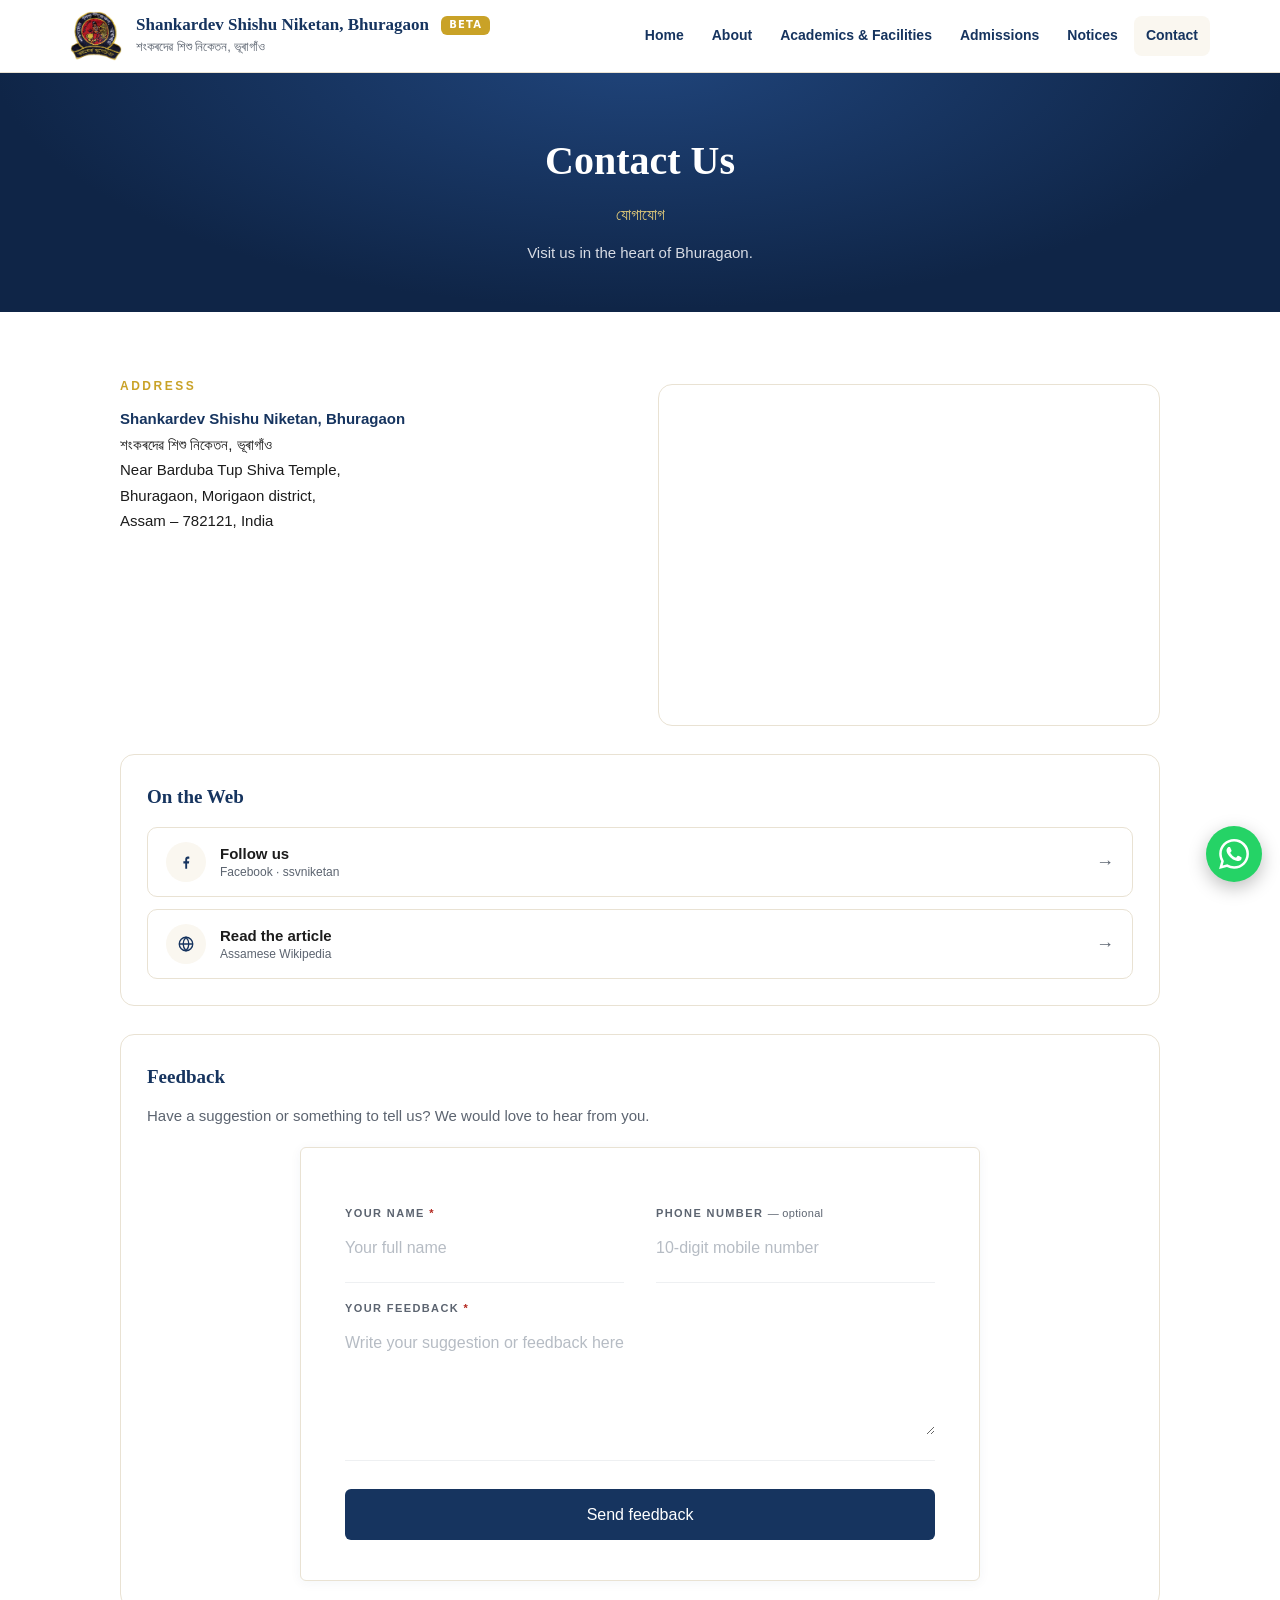
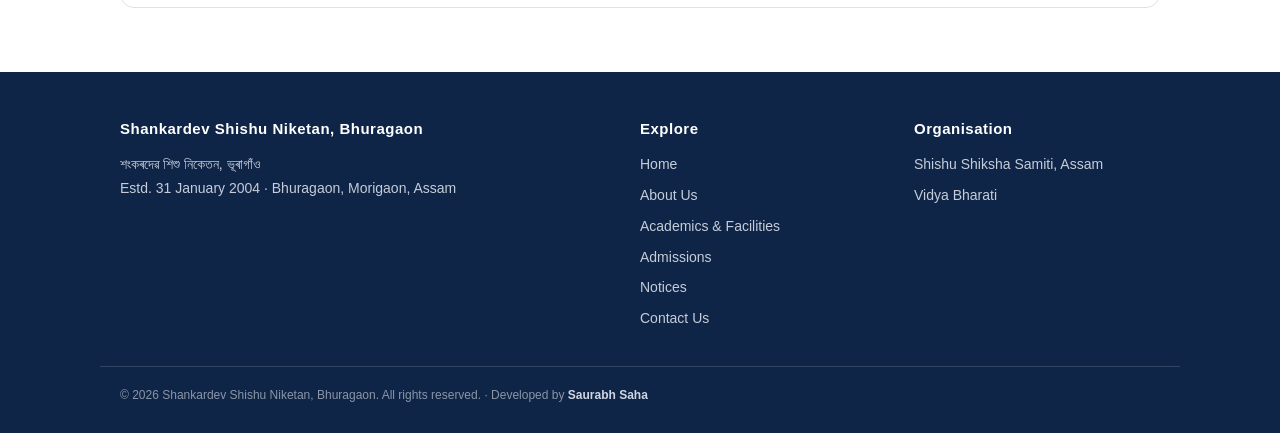
<file: contact.html>
<!DOCTYPE html>
<html lang="en">
<head>
<meta charset="UTF-8">
<meta name="viewport" content="width=device-width, initial-scale=1.0">
<title>Contact Us — Shankardev Shishu Niketan, Bhuragaon</title>
<meta name="description" content="Contact Shankardev Shishu Niketan, Bhuragaon — near Barduba Tup Shiva Temple, Bhuragaon, Morigaon, Assam 782121.">
<link rel="icon" href="images/logo.png">
<link rel="manifest" href="manifest.json">
<meta name="theme-color" content="#16345f">
<link rel="apple-touch-icon" href="images/icon-apple-touch.png">
<link rel="stylesheet" href="styles.css">
<style>
#waFloat{position:fixed;right:18px;bottom:18px;z-index:40;width:56px;height:56px;border:none;cursor:pointer;border-radius:50%;background:#25D366;display:flex;align-items:center;justify-content:center;box-shadow:0 6px 18px rgba(0,0,0,.25);transition:transform .2s ease;}
#waFloat:hover{transform:scale(1.07);}
#waFloat:active{transform:scale(.97);}
#waPopup{position:fixed;right:18px;bottom:86px;z-index:41;width:min(330px,calc(100vw - 36px));background:#fff;border-radius:16px;overflow:hidden;box-shadow:0 12px 40px rgba(0,0,0,.28);opacity:0;transform:translateY(12px) scale(.98);pointer-events:none;transition:opacity .22s ease,transform .22s ease;}
#waPopup.open{opacity:1;transform:none;pointer-events:auto;}
.wa-head{background:#075E54;color:#fff;display:flex;align-items:center;gap:12px;padding:14px;}
.wa-head img{width:46px;height:46px;border-radius:50%;object-fit:contain;background:#fff;flex-shrink:0;}
.wa-head .t{flex:1;min-width:0;}
.wa-head .t b{display:block;font-size:16px;}
.wa-head .t span{font-size:12.5px;opacity:.85;}
.wa-x{background:transparent;border:none;color:#fff;font-size:22px;line-height:1;cursor:pointer;padding:4px;}
.wa-body{background:#ECE5DD;padding:18px 14px 20px;}
.wa-bubble{background:#fff;border-radius:12px;border-top-left-radius:2px;padding:12px 14px;font-size:14.5px;line-height:1.55;box-shadow:0 1px 2px rgba(0,0,0,.12);max-width:88%;}
.wa-go{display:flex;align-items:center;justify-content:center;gap:10px;margin:18px auto 0;background:#25D366;color:#fff;font-weight:700;font-size:15px;text-decoration:none;padding:13px 24px;border-radius:999px;width:fit-content;box-shadow:0 4px 12px rgba(37,211,102,.4);}
</style>
</head>
<body>

<header>
  <div class="hbar">
    <a class="brand" href="index.html">
      <img src="images/logo.png" alt="Shankardev Shishu Niketan emblem">
      <span class="hname">
        <span class="en">Shankardev Shishu Niketan, Bhuragaon <span class="beta-badge">BETA</span></span>
        <span class="as">শংকৰদেৱ শিশু নিকেতন, ভূৰাগাঁও</span>
      </span>
    </a>
    <div id="google_translate_element"></div>
    <button id="menuBtn" aria-label="Menu"><span></span><span></span><span></span></button>
    <nav id="nav">
      <a href="index.html" data-i18n="nav_home">Home</a>
      <a href="about.html" data-i18n="nav_about">About</a>
      <a href="academics.html" data-i18n="nav_academics">Academics &amp; Facilities</a>
      <a href="admissions.html" data-i18n="nav_admissions">Admissions</a>
      <a href="notices.html" data-i18n="nav_notices">Notices</a>
      <a href="contact.html" class="active" data-i18n="nav_contact">Contact</a>
    </nav>
  </div>
</header>

<div class="page-hero">
  <h1 data-i18n="pg_contact">Contact Us</h1>
  <div class="as">যোগাযোগ</div>
  <p class="sub">Visit us in the heart of Bhuragaon.</p>
</div>

<section>
  <div class="wrap">
    <div class="cols">
      <div class="addr">
        <div class="kicker" data-i18n="k_address">Address</div>
        <p><b>Shankardev Shishu Niketan, Bhuragaon</b><br>
        <span class="as">শংকৰদেৱ শিশু নিকেতন, ভূৰাগাঁও</span><br>
        Near Barduba Tup Shiva Temple,<br>
        Bhuragaon, Morigaon district,<br>
        Assam – 782121, India</p>
      </div>
      <div class="mapbox">
        <iframe title="School location map" loading="lazy" referrerpolicy="no-referrer-when-downgrade" src="https://www.google.com/maps?q=26.389109,92.227913&z=16&output=embed"></iframe>
      </div>
    </div>

    <div class="card" style="margin-top:28px;">
      <h3>On the Web</h3>
      <div class="weblinks">
        <a class="weblink" href="https://www.facebook.com/ssvniketan/" target="_blank" rel="noopener">
          <span class="wicon"><svg viewBox="0 0 24 24" width="18" height="18" fill="currentColor" aria-hidden="true"><path d="M13.5 21v-7h2.4l.4-3h-2.8V9.1c0-.9.3-1.5 1.6-1.5h1.3V4.9c-.3 0-1.1-.1-2-.1-2 0-3.4 1.2-3.4 3.5V11H8.5v3H11v7h2.5z"/></svg></span>
          <span class="wtext"><b>Follow us</b><small>Facebook · ssvniketan</small></span>
          <span class="warrow" aria-hidden="true">&rarr;</span>
        </a>
        <a class="weblink" href="https://as.wikipedia.org/wiki/%E0%A6%B6%E0%A6%82%E0%A6%95%E0%A7%B0%E0%A6%A6%E0%A7%87%E0%A7%B1_%E0%A6%B6%E0%A6%BF%E0%A6%B7%E0%A7%81_%E0%A6%A8%E0%A6%BF%E0%A6%95%E0%A7%87%E0%A6%A4%E0%A6%A8,_%E0%A6%AD%E0%A7%82%E0%A7%B0%E0%A6%BE%E0%A6%97%E0%A6%BE%E0%A6%81%E0%A6%93" target="_blank" rel="noopener">
          <span class="wicon"><svg viewBox="0 0 24 24" width="18" height="18" fill="none" stroke="currentColor" stroke-width="1.8" aria-hidden="true"><circle cx="12" cy="12" r="9"/><path d="M3 12h18M12 3c2.5 2.6 3.8 5.7 3.8 9s-1.3 6.4-3.8 9c-2.5-2.6-3.8-5.7-3.8-9S9.5 5.6 12 3z"/></svg></span>
          <span class="wtext"><b>Read the article</b><small>Assamese Wikipedia</small></span>
          <span class="warrow" aria-hidden="true">&rarr;</span>
        </a>
      </div>
    </div>

    <div class="card" style="margin-top:28px;">
      <h3>Feedback</h3>
      <p style="color:var(--muted);font-size:15px;">Have a suggestion or something to tell us? We would love to hear from you.</p>
      <form class="adm-form" id="fbForm" novalidate style="margin-top:18px;">
        <input type="hidden" name="access_key" value="dd136e0b-9b10-48d4-91e5-6a4aa4598625">
        <input type="hidden" name="subject" value="New feedback — SSN Bhuragaon website">
        <input type="hidden" name="from_name" value="SSN Bhuragaon Website">
        <input type="checkbox" name="botcheck" class="hp" tabindex="-1" autocomplete="off">
        <div class="frow">
          <div class="field">
            <label for="fname">Your Name <span class="req">*</span></label>
            <input id="fname" name="name" type="text" required autocomplete="off" placeholder="Your full name">
          </div>
          <div class="field">
            <label for="fphone">Phone Number <span style="font-weight:400;letter-spacing:.3px;text-transform:none">&mdash; optional</span></label>
            <input id="fphone" name="phone" type="tel" autocomplete="off" placeholder="10-digit mobile number" pattern="[0-9+ ]{10,15}">
          </div>
        </div>
        <div class="frow full">
          <div class="field">
            <label for="fmsg">Your Feedback <span class="req">*</span></label>
            <textarea id="fmsg" name="message" required placeholder="Write your suggestion or feedback here" style="resize:vertical;min-height:110px;"></textarea>
          </div>
        </div>
        <button type="submit" class="btn navy" id="fbBtn" data-i18n="btn_send_feedback">Send feedback</button>
        <div class="fmsg" id="fbMsg" role="status"></div>
      </form>
    </div>
  </div>
</section>

<script>
(function(){
  var form=document.getElementById("fbForm");
  if(!form) return;
  var btn=document.getElementById("fbBtn"), msg=document.getElementById("fbMsg");
  function show(text,ok){ msg.textContent=text; msg.className="fmsg "+(ok?"ok":"err"); }
  form.addEventListener("submit",function(e){
    e.preventDefault();
    if(!form.checkValidity()){ form.reportValidity(); return; }
    btn.disabled=true; btn.textContent="Sending\u2026"; msg.className="fmsg";
    fetch("https://api.web3forms.com/submit",{method:"POST",body:new FormData(form)})
      .then(function(r){ return r.json(); })
      .then(function(j){
        if(j.success){ show("Thank you! Your feedback has been sent successfully.",true); form.reset(); }
        else{ show("Something went wrong. Please try again.",false); }
      })
      .catch(function(){ show("Could not send. Please check your connection and try again.",false); })
      .finally(function(){ btn.disabled=false; btn.textContent="Send feedback"; });
  });
})();
</script>

<footer>
  <div class="wrap">
    <div>
      <h4>Shankardev Shishu Niketan, Bhuragaon</h4>
      <p><span class="as">শংকৰদেৱ শিশু নিকেতন, ভূৰাগাঁও</span><br>
      Estd. 31 January 2004 · Bhuragaon, Morigaon, Assam</p>
    </div>
    <div>
      <h4 data-i18n="foot_explore">Explore</h4>
      <ul>
        <li><a href="index.html" data-i18n="nav_home">Home</a></li>
        <li><a href="about.html" data-i18n="foot_about_us">About Us</a></li>
        <li><a href="academics.html" data-i18n="nav_academics">Academics &amp; Facilities</a></li>
        <li><a href="admissions.html" data-i18n="nav_admissions">Admissions</a></li>
        <li><a href="notices.html" data-i18n="nav_notices">Notices</a></li>
        <li><a href="contact.html" data-i18n="foot_contact_us">Contact Us</a></li>
      </ul>
    </div>
    <div>
      <h4 data-i18n="foot_org">Organisation</h4>
      <ul>
        <li><a href="https://sssassam.com/" target="_blank" rel="noopener">Shishu Shiksha Samiti, Assam</a></li>
        <li><a href="https://vidyabharti.net/" target="_blank" rel="noopener">Vidya Bharati</a></li>
      </ul>
    </div>
  </div>
  <div class="fbot">
    <span>© 2026 Shankardev Shishu Niketan, Bhuragaon. All rights reserved. · <span data-i18n="foot_dev">Developed by</span> <a href="https://github.com/sauravhhh" target="_blank" rel="noopener">Saurabh Saha</a></span>
  </div>
</footer>

<script>
var menuBtn=document.getElementById("menuBtn"),nav=document.getElementById("nav");
menuBtn.onclick=function(){
  menuBtn.classList.add("anim");
  var open=nav.classList.toggle("open");
  menuBtn.classList.toggle("open",open);
  if(open){
    var r=menuBtn.getBoundingClientRect();
    nav.style.setProperty("--cx",(r.left+r.width/2)+"px");
    nav.style.setProperty("--cy",(r.top+r.height/2)+"px");
    document.body.style.overflow="hidden";
  }else{document.body.style.overflow="";}
};
nav.querySelectorAll("a").forEach(function(a){a.addEventListener("click",function(){nav.classList.remove("open");menuBtn.classList.remove("open");document.body.style.overflow="";});});
</script>
<script>
if("serviceWorker" in navigator){window.addEventListener("load",()=>navigator.serviceWorker.register("sw.js").catch(()=>{}));}
</script>
<button id="waFloat" aria-label="Chat with us on WhatsApp">
<svg viewBox="0 0 24 24" width="30" height="30" fill="#fff" aria-hidden="true"><path d="M17.472 14.382c-.297-.149-1.758-.867-2.03-.967-.273-.099-.471-.148-.67.15-.197.297-.767.966-.94 1.164-.173.199-.347.223-.644.075-.297-.15-1.255-.463-2.39-1.475-.883-.788-1.48-1.761-1.653-2.059-.173-.297-.018-.458.13-.606.134-.133.298-.347.446-.52.149-.174.198-.298.298-.497.099-.198.05-.371-.025-.52-.075-.149-.669-1.612-.916-2.207-.242-.579-.487-.5-.669-.51-.173-.008-.371-.01-.57-.01-.198 0-.52.074-.792.372-.272.297-1.04 1.016-1.04 2.479 0 1.462 1.065 2.875 1.213 3.074.149.198 2.096 3.2 5.077 4.487.709.306 1.262.489 1.694.625.712.227 1.36.195 1.871.118.571-.085 1.758-.719 2.006-1.413.248-.694.248-1.289.173-1.413-.074-.124-.272-.198-.57-.347m-5.421 7.403h-.004a9.87 9.87 0 01-5.031-1.378l-.361-.214-3.741.982.998-3.648-.235-.374a9.86 9.86 0 01-1.51-5.26c.001-5.45 4.436-9.884 9.888-9.884 2.64 0 5.122 1.03 6.988 2.898a9.825 9.825 0 012.893 6.994c-.003 5.45-4.437 9.884-9.885 9.884m8.413-18.297A11.815 11.815 0 0012.05 0C5.495 0 .16 5.335.157 11.892c0 2.096.547 4.142 1.588 5.945L.057 24l6.305-1.654a11.882 11.882 0 005.683 1.448h.005c6.554 0 11.89-5.335 11.893-11.893a11.821 11.821 0 00-3.48-8.413z"/></svg>
</button>
<div id="waPopup" role="dialog" aria-label="Chat on WhatsApp">
  <div class="wa-head">
    <img src="images/wa-avatar.png" alt="">
    <div class="t"><b>Srishti</b><span>Online</span></div>
    <button class="wa-x" id="waClose" aria-label="Close">&times;</button>
  </div>
  <div class="wa-body">
    <div class="wa-bubble" data-i18n="wa_bubble">Hi there 👋<br>How can I help you?</div>
    <a class="wa-go" id="waGo" href="#" target="_blank" rel="noopener"><svg viewBox="0 0 24 24" width="22" height="22" fill="#fff" aria-hidden="true"><path d="M17.472 14.382c-.297-.149-1.758-.867-2.03-.967-.273-.099-.471-.148-.67.15-.197.297-.767.966-.94 1.164-.173.199-.347.223-.644.075-.297-.15-1.255-.463-2.39-1.475-.883-.788-1.48-1.761-1.653-2.059-.173-.297-.018-.458.13-.606.134-.133.298-.347.446-.52.149-.174.198-.298.298-.497.099-.198.05-.371-.025-.52-.075-.149-.669-1.612-.916-2.207-.242-.579-.487-.5-.669-.51-.173-.008-.371-.01-.57-.01-.198 0-.52.074-.792.372-.272.297-1.04 1.016-1.04 2.479 0 1.462 1.065 2.875 1.213 3.074.149.198 2.096 3.2 5.077 4.487.709.306 1.262.489 1.694.625.712.227 1.36.195 1.871.118.571-.085 1.758-.719 2.006-1.413.248-.694.248-1.289.173-1.413-.074-.124-.272-.198-.57-.347m-5.421 7.403h-.004a9.87 9.87 0 01-5.031-1.378l-.361-.214-3.741.982.998-3.648-.235-.374a9.86 9.86 0 01-1.51-5.26c.001-5.45 4.436-9.884 9.888-9.884 2.64 0 5.122 1.03 6.988 2.898a9.825 9.825 0 012.893 6.994c-.003 5.45-4.437 9.884-9.885 9.884m8.413-18.297A11.815 11.815 0 0012.05 0C5.495 0 .16 5.335.157 11.892c0 2.096.547 4.142 1.588 5.945L.057 24l6.305-1.654a11.882 11.882 0 005.683 1.448h.005c6.554 0 11.89-5.335 11.893-11.893a11.821 11.821 0 00-3.48-8.413z"/></svg><span data-i18n="wa_chat_btn">Chat on WhatsApp</span></a>
  </div>
</div>
<script>
/* School WhatsApp number: country code + number, digits only. Replace once confirmed. */
var WHATSAPP_NUMBER="91XXXXXXXXXX";
document.getElementById("waGo").href="https://wa.me/"+WHATSAPP_NUMBER+"?text="+encodeURIComponent("Hello, I want admission details for Shankardev Shishu Niketan, Bhuragaon.");
document.getElementById("waFloat").addEventListener("click",function(){
  document.getElementById("waPopup").classList.toggle("open");
});
document.getElementById("waClose").addEventListener("click",function(){
  document.getElementById("waPopup").classList.remove("open");
});
</script>
<div id="scrollProgress"></div>
<script>
(function(){
  var bar = document.getElementById('scrollProgress');
  function upd(){
    var h = document.documentElement;
    var max = h.scrollHeight - h.clientHeight;
    bar.style.width = (max > 0 ? (h.scrollTop / max) * 100 : 0) + '%';
  }
  window.addEventListener('scroll', upd, {passive:true});
  window.addEventListener('resize', upd);
  upd();
})();
</script>
<script>
function googleTranslateElementInit(){new google.translate.TranslateElement({pageLanguage:"en",includedLanguages:"as,bn,hi",layout:google.translate.TranslateElement.InlineLayout.SIMPLE,autoDisplay:false},"google_translate_element");}
</script>
<script src="//translate.google.com/translate_a/element.js?cb=googleTranslateElementInit"></script>
</body>
</html>
</file>
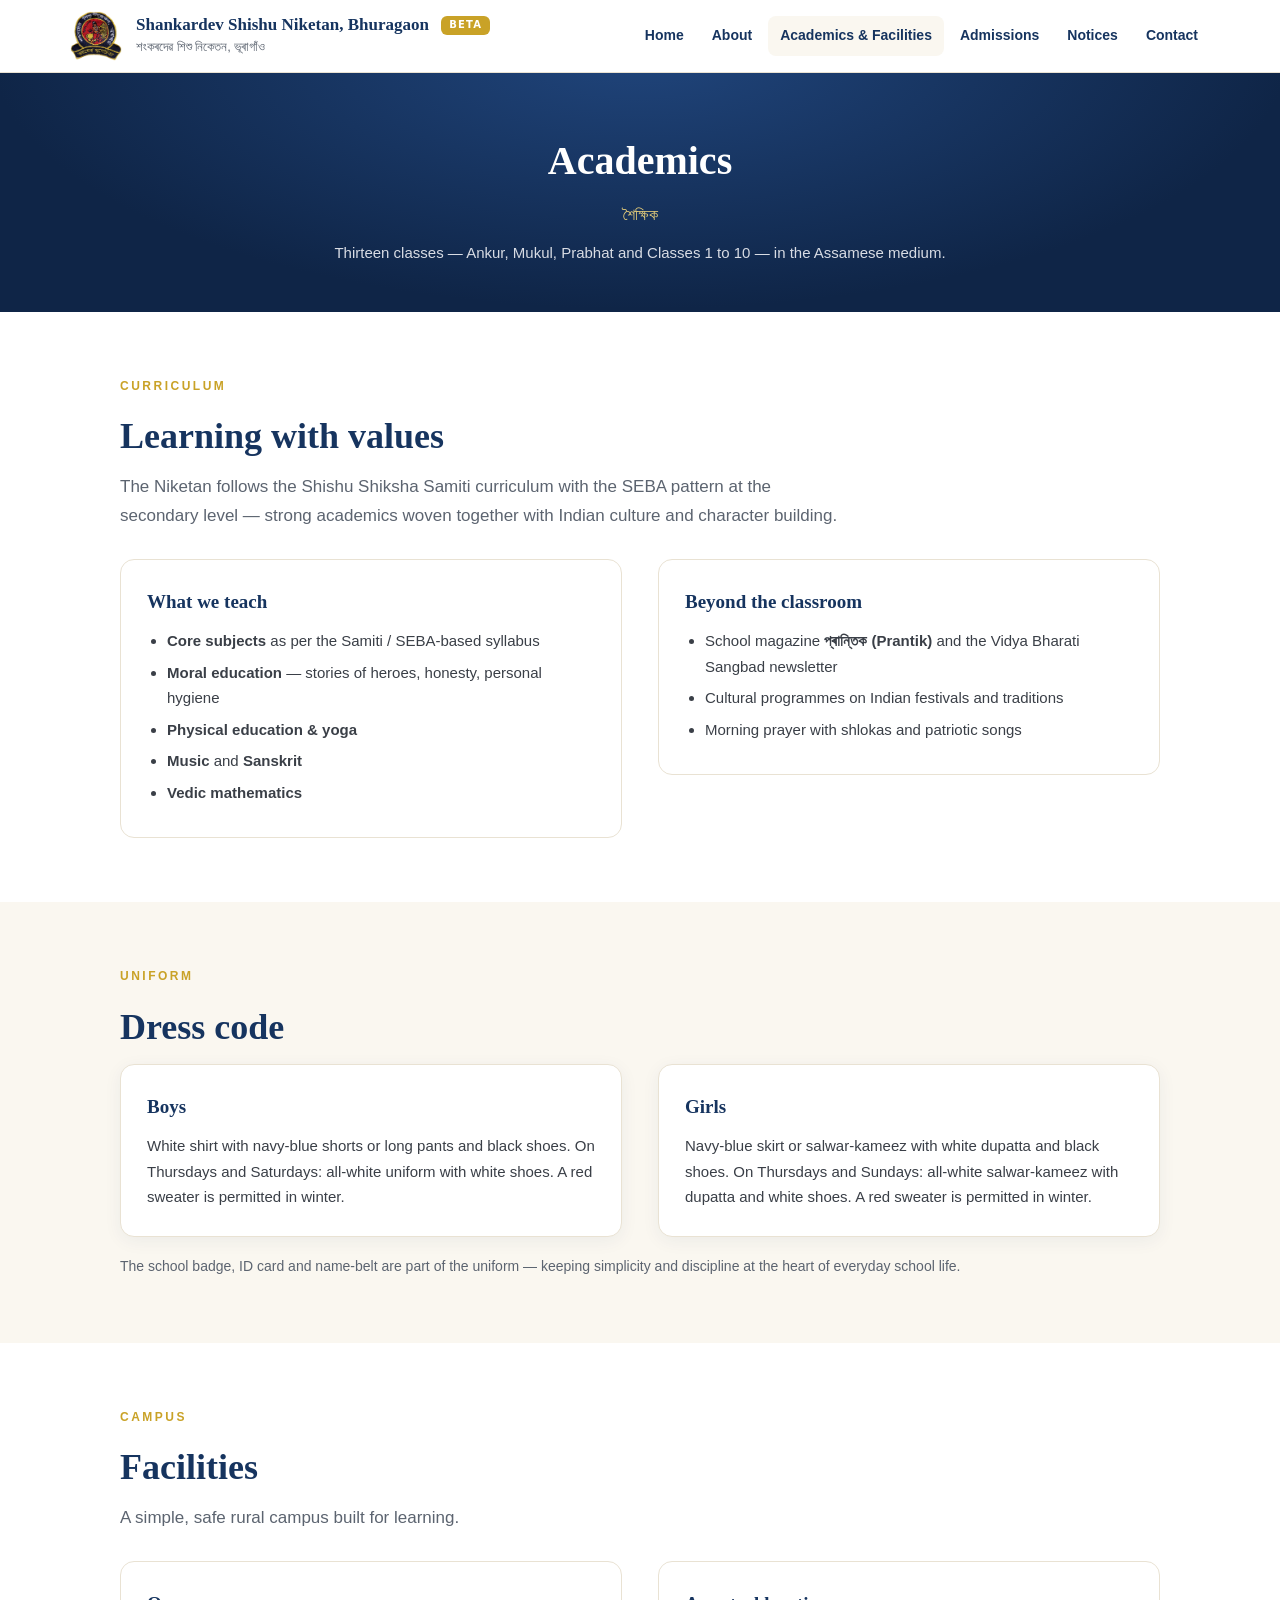
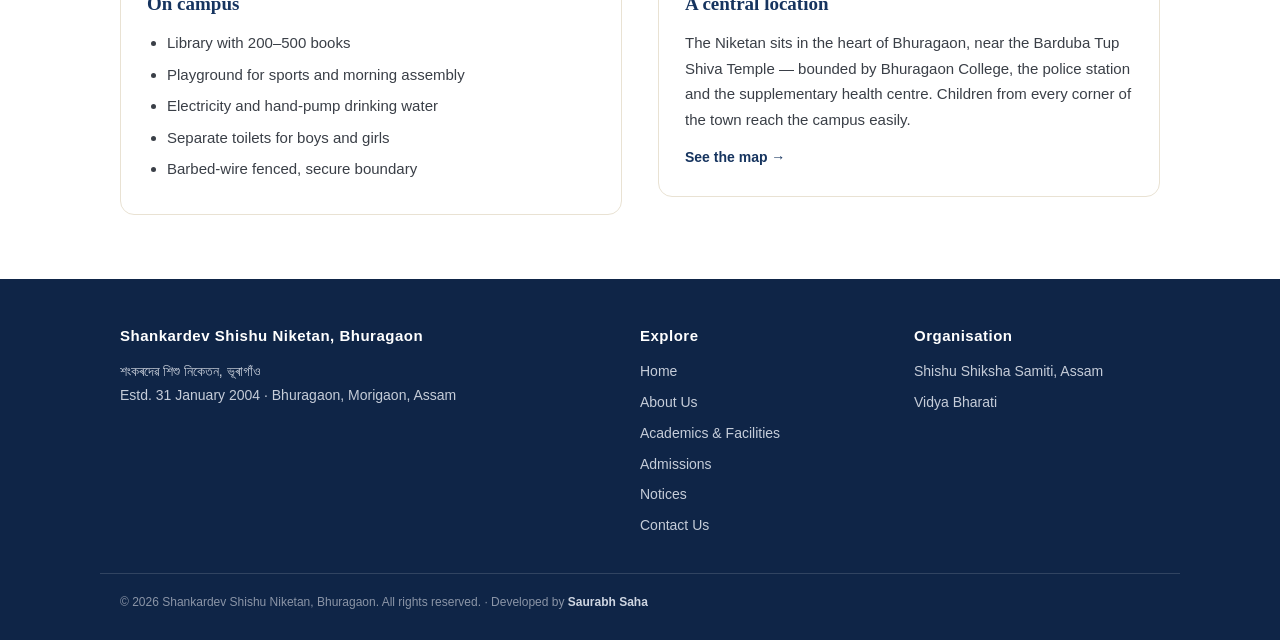
<file: facilities.html>
<!DOCTYPE html>
<html lang="en">
<head>
<meta charset="UTF-8">
<meta name="viewport" content="width=device-width, initial-scale=1">
<title>Facilities — Shankardev Shishu Niketan, Bhuragaon</title>
<meta name="description" content="Facilities are now part of the Academics &amp; Facilities page.">
<meta http-equiv="refresh" content="0; url=academics.html">
<link rel="canonical" href="academics.html">
</head>
<body style="font-family:sans-serif;padding:40px 20px;text-align:center;color:#16345f;">
<p>Facilities have moved to the <a href="academics.html" data-i18n="nav_academics">Academics &amp; Facilities</a> page. Redirecting…</p>
<script>location.replace("academics.html");</script>
<div id="scrollProgress"></div>
<script>
(function(){
  var bar = document.getElementById('scrollProgress');
  function upd(){
    var h = document.documentElement;
    var max = h.scrollHeight - h.clientHeight;
    bar.style.width = (max > 0 ? (h.scrollTop / max) * 100 : 0) + '%';
  }
  window.addEventListener('scroll', upd, {passive:true});
  window.addEventListener('resize', upd);
  upd();
})();
</script>
</body>
</html>
</file>
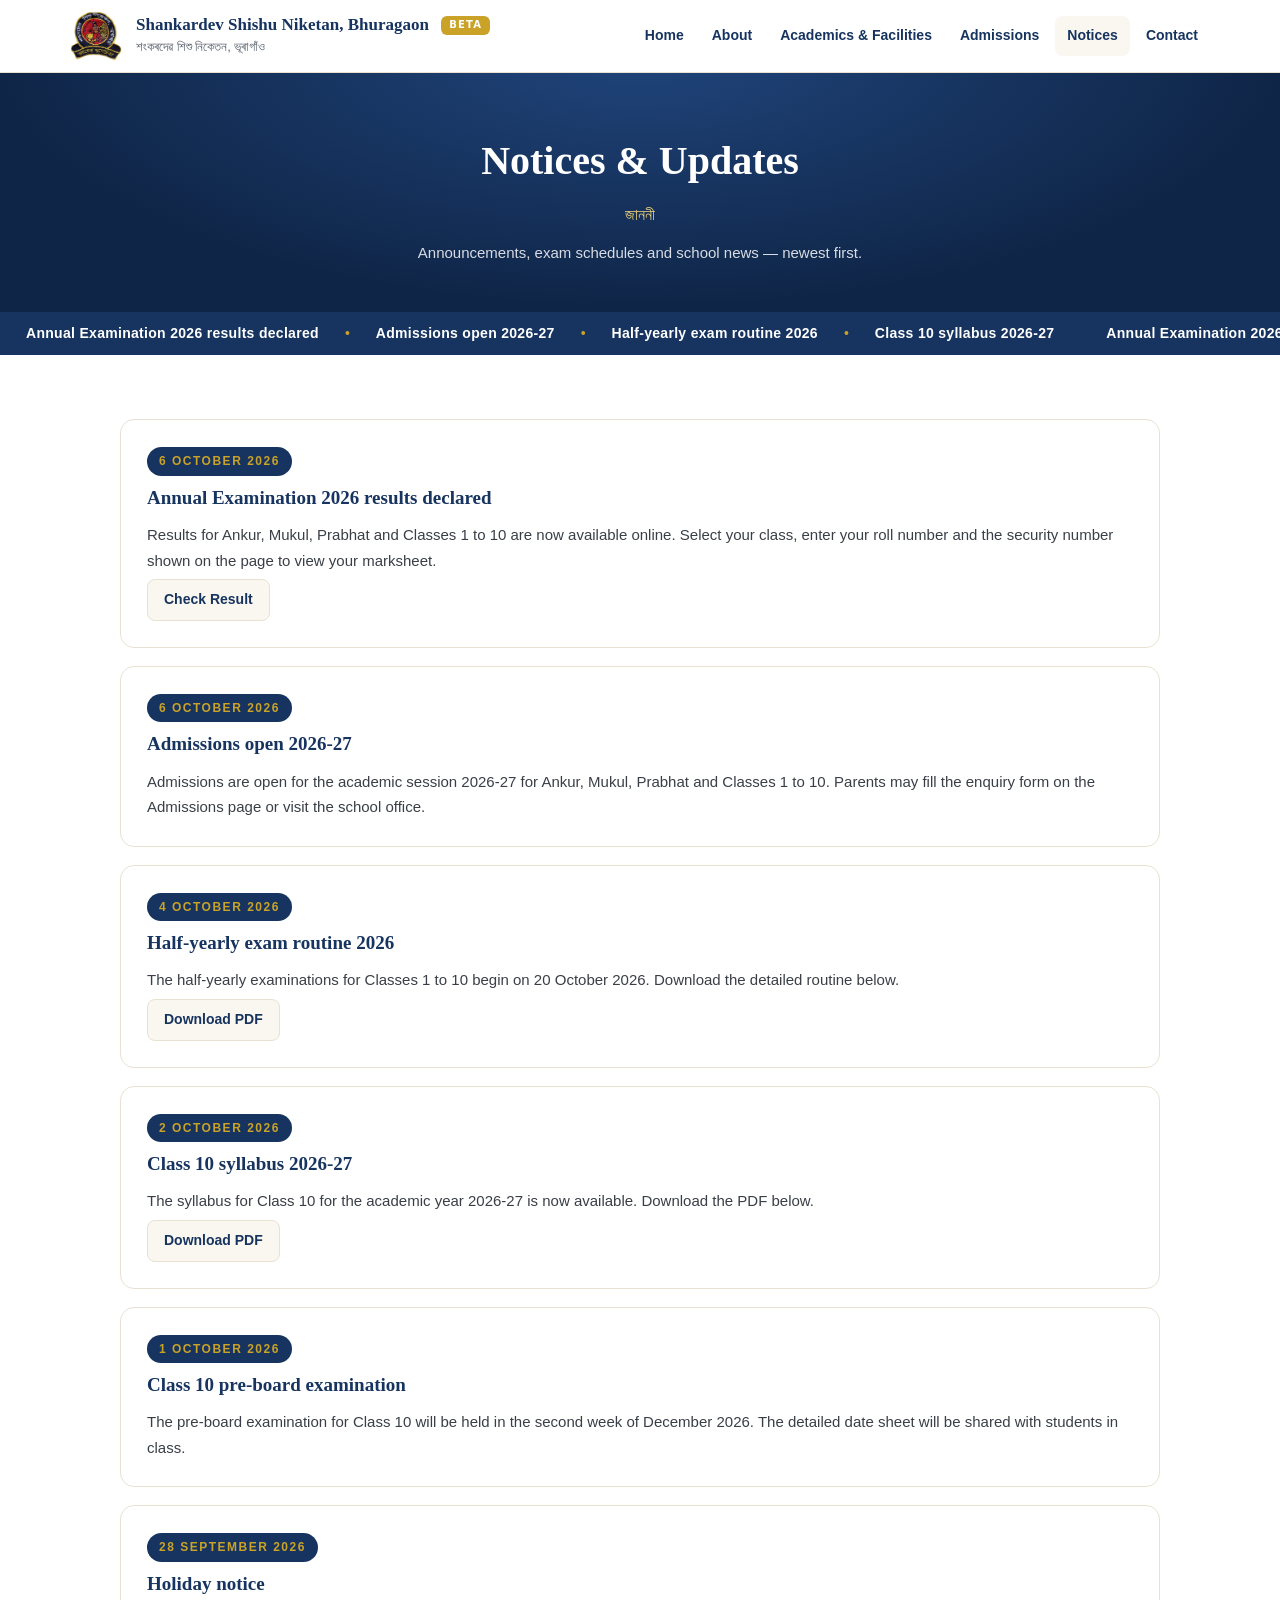
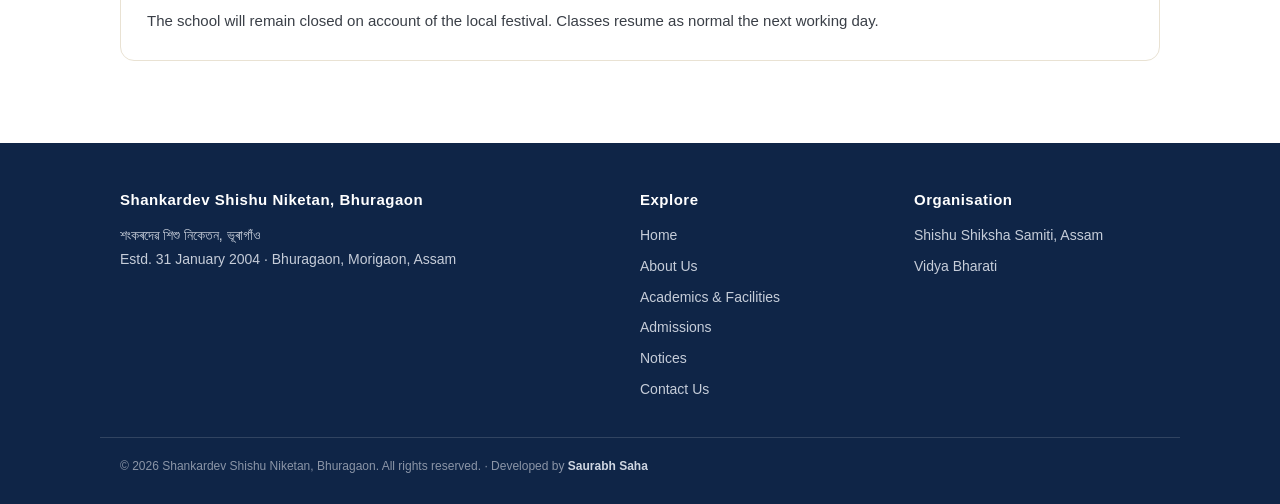
<file: notices.html>
<!DOCTYPE html>
<html lang="as">
<head>
<meta charset="UTF-8">
<meta name="viewport" content="width=device-width, initial-scale=1.0">
<title>Notices &amp; Updates — Shankardev Shishu Niketan, Bhuragaon</title>
<meta name="description" content="Latest notices, announcements and updates from Shankardev Shishu Niketan, Bhuragaon.">
<link rel="icon" href="images/logo.png">
<link rel="manifest" href="manifest.json">
<meta name="theme-color" content="#16345f">
<link rel="apple-touch-icon" href="images/icon-apple-touch.png">
<link rel="stylesheet" href="styles.css">
</head>
<body>
<header>
  <div class="hbar">
    <a class="brand" href="index.html">
      <img src="images/logo.png" alt="Shankardev Shishu Niketan emblem">
      <span class="hname">
        <span class="en">Shankardev Shishu Niketan, Bhuragaon <span class="beta-badge">BETA</span></span>
        <span class="as">শংকৰদেৱ শিশু নিকেতন, ভূৰাগাঁও</span>
      </span>
    </a>
    <div id="google_translate_element"></div>
    <button id="menuBtn" aria-label="Menu"><span></span><span></span><span></span></button>
    <nav id="nav">
      <a href="index.html" data-i18n="nav_home">Home</a>
      <a href="about.html" data-i18n="nav_about">About</a>
      <a href="academics.html" data-i18n="nav_academics">Academics &amp; Facilities</a>
      <a href="admissions.html" data-i18n="nav_admissions">Admissions</a>
      <a href="notices.html" class="active" data-i18n="nav_notices">Notices</a>
      <a href="contact.html" data-i18n="nav_contact">Contact</a>
    </nav>
  </div>
</header>

<div class="page-hero">
  <h1 data-i18n="pg_notices">Notices &amp; Updates</h1>
  <div class="as">জাননী</div>
  <p class="sub">Announcements, exam schedules and school news — newest first.</p>
</div>

<div class="ticker" aria-label="Latest notices"><div class="ticker-track" id="tickerTrack"><span>Loading latest notices…</span></div></div>

<section>
  <div class="wrap">
    <div id="noticeList"><p style="color:var(--muted)">Loading notices…</p></div>
  </div>
</section>

<footer>
  <div class="wrap">
    <div>
      <h4>Shankardev Shishu Niketan, Bhuragaon</h4>
      <p><span class="as">শংকৰদেৱ শিশু নিকেতন, ভূৰাগাঁও</span><br>
      Estd. 31 January 2004 · Bhuragaon, Morigaon, Assam</p>
    </div>
    <div>
      <h4 data-i18n="foot_explore">Explore</h4>
      <ul>
        <li><a href="index.html" data-i18n="nav_home">Home</a></li>
        <li><a href="about.html" data-i18n="foot_about_us">About Us</a></li>
        <li><a href="academics.html" data-i18n="nav_academics">Academics &amp; Facilities</a></li>
        <li><a href="admissions.html" data-i18n="nav_admissions">Admissions</a></li>
        <li><a href="notices.html" data-i18n="nav_notices">Notices</a></li>
        <li><a href="contact.html" data-i18n="foot_contact_us">Contact Us</a></li>
      </ul>
    </div>
    <div>
      <h4 data-i18n="foot_org">Organisation</h4>
      <ul>
        <li><a href="https://sssassam.com/" target="_blank" rel="noopener">Shishu Shiksha Samiti, Assam</a></li>
        <li><a href="https://vidyabharti.net/" target="_blank" rel="noopener">Vidya Bharati</a></li>
      </ul>
    </div>
  </div>
  <div class="fbot">
    <span>© 2026 Shankardev Shishu Niketan, Bhuragaon. All rights reserved. · <span data-i18n="foot_dev">Developed by</span> <a href="https://github.com/sauravhhh" target="_blank" rel="noopener">Saurabh Saha</a></span>
  </div>
</footer>

<script>
var menuBtn=document.getElementById("menuBtn"),nav=document.getElementById("nav");
menuBtn.onclick=function(){
  menuBtn.classList.add("anim");
  var open=nav.classList.toggle("open");
  menuBtn.classList.toggle("open",open);
  if(open){
    var r=menuBtn.getBoundingClientRect();
    nav.style.setProperty("--cx",(r.left+r.width/2)+"px");
    nav.style.setProperty("--cy",(r.top+r.height/2)+"px");
    document.body.style.overflow="hidden";
  }else{document.body.style.overflow="";}
};
nav.querySelectorAll("a").forEach(function(a){a.addEventListener("click",function(){nav.classList.remove("open");menuBtn.classList.remove("open");document.body.style.overflow="";});});

function esc(s){return String(s).replace(/[&<>"]/g,c=>({"&":"&amp;","<":"&lt;",">":"&gt;",'"':"&quot;"}[c]));}
function fmtDate(d){
  const dt = new Date(d+"T00:00:00");
  return isNaN(dt) ? esc(d) : dt.toLocaleDateString("en-IN",{day:"numeric",month:"long",year:"numeric"});
}
fetch("notices.json").then(r=>r.json()).then(items=>{
  const box = document.getElementById("noticeList");
  if(!items.length){box.innerHTML='<p style="color:var(--muted)">No notices yet. Please check back soon.</p>';return;}
  items.sort((a,b)=>String(b.date).localeCompare(String(a.date)));
  box.innerHTML = items.map(n=>`
    <div class="card notice">
      <div class="ndate">${fmtDate(n.date)}</div>
      <h3>${esc(n.title)}</h3>
      <p>${esc(n.body)}</p>
      ${n.file?`<p><a class="pdflink" href="${esc(n.file)}" target="_blank" rel="noopener">Download PDF</a></p>`:""}
      ${n.link?`<p><a class="pdflink" href="${esc(n.link)}">${esc(n.linkText||"Open")}</a></p>`:""}
    </div>`).join("");
  const track = document.getElementById("tickerTrack");
  const latest = items.slice(0,4).map(n=>`<span class="titem">${n.link?`<a class="tlink" href="${esc(n.link)}">${esc(n.title)}</a>`:esc(n.title)}</span>`).join('<span class="tdot">•</span>');
  track.innerHTML = `<span>${latest}</span><span aria-hidden="true">${latest}</span>`;
}).catch(()=>{
  document.getElementById("noticeList").innerHTML='<p style="color:var(--muted)">Could not load notices. Please check your connection.</p>';
});
</script>
<script>
if("serviceWorker" in navigator){window.addEventListener("load",()=>navigator.serviceWorker.register("sw.js").catch(()=>{}));}
</script>
<div id="scrollProgress"></div>
<script>
(function(){
  var bar = document.getElementById('scrollProgress');
  function upd(){
    var h = document.documentElement;
    var max = h.scrollHeight - h.clientHeight;
    bar.style.width = (max > 0 ? (h.scrollTop / max) * 100 : 0) + '%';
  }
  window.addEventListener('scroll', upd, {passive:true});
  window.addEventListener('resize', upd);
  upd();
})();
</script>
<script>
function googleTranslateElementInit(){new google.translate.TranslateElement({pageLanguage:"en",includedLanguages:"as,bn,hi",layout:google.translate.TranslateElement.InlineLayout.SIMPLE,autoDisplay:false},"google_translate_element");}
</script>
<script src="//translate.google.com/translate_a/element.js?cb=googleTranslateElementInit"></script>
</body>
</html>
</file>
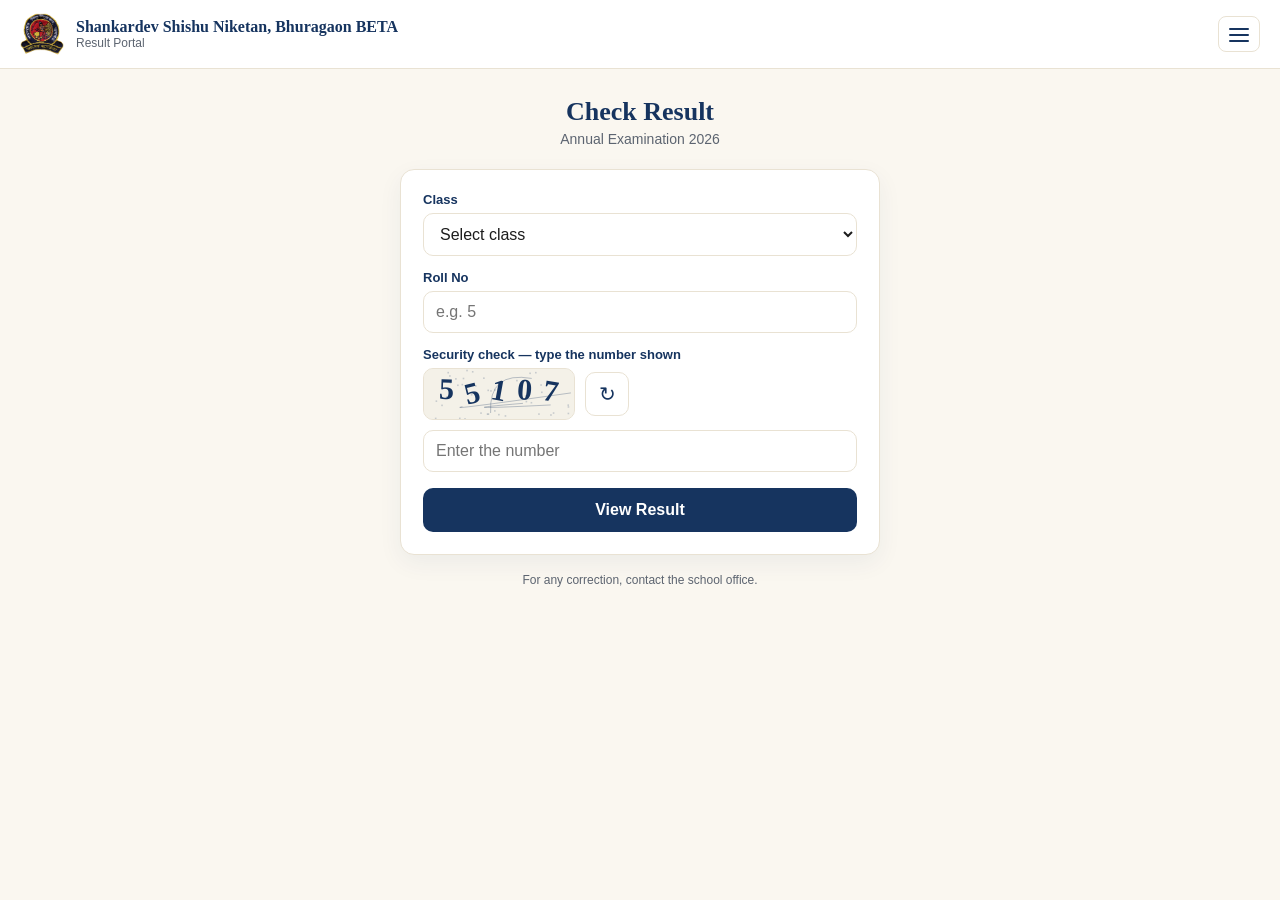
<file: result.html>
<!DOCTYPE html>
<html lang="en">
<head>
<meta charset="UTF-8">
<meta name="viewport" content="width=device-width, initial-scale=1.0">
<title>Check Result &mdash; Shankardev Shishu Niketan, Bhuragaon</title>
<meta name="robots" content="noindex,nofollow">
<link rel="icon" href="images/logo.png">
<style>
:root{--navy:#16345f;--navy-dark:#0f2547;--gold:#c9a227;--cream:#faf7f0;--ink:#1c1c1c;--muted:#5c6470;--line:#e9e2d3;}
*{margin:0;padding:0;box-sizing:border-box;-webkit-tap-highlight-color:transparent;}
body{font-family:-apple-system,BlinkMacSystemFont,"Segoe UI",Roboto,"Noto Sans",Helvetica,Arial,sans-serif;color:var(--ink);background:var(--cream);min-height:100vh;}
.rhead{background:#fff;border-bottom:1px solid var(--line);padding:12px 20px;display:flex;align-items:center;gap:12px;}
.rhead img{width:44px;height:44px;object-fit:contain;}
.rhead .en{font-family:Georgia,serif;font-weight:700;color:var(--navy);font-size:16px;}
.rhead .as{font-size:12px;color:var(--muted);}
.wrap{max-width:520px;margin:0 auto;padding:28px 20px 60px;}
h1{font-family:Georgia,serif;color:var(--navy);font-size:26px;text-align:center;}
.sub{text-align:center;color:var(--muted);font-size:14px;margin:4px 0 22px;}
.card{background:#fff;border:1px solid var(--line);border-radius:14px;padding:22px;box-shadow:0 8px 24px rgba(22,52,95,.06);}
label{display:block;font-size:13px;font-weight:600;color:var(--navy);margin-bottom:14px;}
select,input{width:100%;margin-top:6px;padding:11px 12px;font-size:16px;border:1px solid var(--line);border-radius:10px;background:#fff;color:var(--ink);}
select:focus,input:focus{outline:2px solid var(--navy);outline-offset:-1px;}
#cap{border:1px solid var(--line);border-radius:10px;background:#f4f1e8;flex-shrink:0;}
.err{background:#fdecea;color:#a32b2b;border:1px solid #f5c6c6;border-radius:10px;padding:10px 12px;font-size:14px;margin-bottom:14px;}
.btn{display:block;width:100%;padding:13px;background:var(--navy);color:#fff;border:none;border-radius:10px;font-size:16px;font-weight:700;cursor:pointer;}
.btn:active{transform:scale(.99);}
.btn.ghost{background:#fff;color:var(--navy);border:1px solid var(--navy);margin-top:16px;}
.result h2{font-family:Georgia,serif;color:var(--navy);font-size:22px;text-align:center;}
.rmeta{text-align:center;color:var(--muted);font-size:14px;margin:4px 0 16px;}
table{width:100%;border-collapse:collapse;font-size:14px;margin-bottom:14px;}
th,td{padding:9px 8px;border-bottom:1px solid var(--line);text-align:left;}
th{color:var(--muted);font-weight:600;font-size:12px;text-transform:uppercase;letter-spacing:.4px;}
td.m,th.m{text-align:center;}
.pass{color:#1e7e34;font-weight:700;}
.fail{color:#a32b2b;font-weight:700;}
.rtotal{display:flex;justify-content:space-between;font-size:15px;padding:10px 2px;border-top:2px solid var(--navy);}
.rtotal b{font-size:18px;}
.rdiv{text-align:center;margin-top:10px;font-family:Georgia,serif;font-size:19px;color:var(--navy);}
.rdiv.fail{color:#a32b2b;}
.rdiv.pass{color:#1e7e34;}
.note{text-align:center;color:var(--muted);font-size:12px;margin-top:18px;}

.caprow{display:flex;gap:10px;align-items:center;margin-top:6px;}
#capRefresh{width:44px;height:44px;flex-shrink:0;border:1px solid var(--line);border-radius:10px;background:#fff;font-size:20px;cursor:pointer;color:var(--navy);}
/* site menu button + circular reveal nav, ported from styles.css */
#menuBtn{display:block;background:none;border:1px solid var(--line);border-radius:8px;width:42px;height:36px;cursor:pointer;position:relative;z-index:2;margin-left:auto;flex-shrink:0;}
#menuBtn span{position:absolute;left:10px;right:10px;height:2px;background:var(--navy);border-radius:2px;}
#menuBtn span:nth-child(1){top:11px;}
#menuBtn span:nth-child(2){top:17px;}
#menuBtn span:nth-child(3){top:23px;}
#menuBtn.anim span:nth-child(1){animation:mbTopClose .55s ease-in-out forwards;}
#menuBtn.anim span:nth-child(2){animation:mbMidClose .55s ease-in-out forwards;}
#menuBtn.anim span:nth-child(3){animation:mbBotClose .55s ease-in-out forwards;}
#menuBtn.anim.open span:nth-child(1){animation:mbTopOpen .55s ease-in-out forwards;}
#menuBtn.anim.open span:nth-child(2){animation:mbMidOpen .55s ease-in-out forwards;}
#menuBtn.anim.open span:nth-child(3){animation:mbBotOpen .55s ease-in-out forwards;}
@keyframes mbTopOpen{0%{top:11px;transform:rotate(0deg) scaleX(1);}40%{top:17px;transform:rotate(0deg) scaleX(1);}100%{top:17px;transform:rotate(45deg) scaleX(1.45);}}
@keyframes mbTopClose{0%{top:17px;transform:rotate(45deg) scaleX(1.45);}60%{top:17px;transform:rotate(0deg) scaleX(1);}100%{top:11px;transform:rotate(0deg) scaleX(1);}}
@keyframes mbBotOpen{0%{top:23px;transform:rotate(0deg) scaleX(1);}40%{top:17px;transform:rotate(0deg) scaleX(1);}100%{top:17px;transform:rotate(-45deg) scaleX(1.45);}}
@keyframes mbBotClose{0%{top:17px;transform:rotate(-45deg) scaleX(1.45);}60%{top:17px;transform:rotate(0deg) scaleX(1);}100%{top:23px;transform:rotate(0deg) scaleX(1);}}
@keyframes mbMidOpen{0%{opacity:1;}40%,100%{opacity:0;}}
@keyframes mbMidClose{0%,60%{opacity:0;}100%{opacity:1;}}
#menuBtn.open{border-color:rgba(255,255,255,.4);}
#menuBtn.open span{background:#fff;}
#rnav{position:fixed;inset:0;z-index:1;background:radial-gradient(1200px 600px at 50% -10%,#20457c 0%,#0f2547 65%);display:flex;flex-direction:column;justify-content:center;align-items:center;gap:2px;padding:60px 24px;clip-path:circle(0px at var(--cx,calc(100vw - 41px)) var(--cy,40px));-webkit-clip-path:circle(0px at var(--cx,calc(100vw - 41px)) var(--cy,40px));transition:clip-path .7s cubic-bezier(.76,0,.24,1),-webkit-clip-path .7s cubic-bezier(.76,0,.24,1);pointer-events:none;}
#rnav.open{clip-path:circle(150% at var(--cx,calc(100vw - 41px)) var(--cy,40px));-webkit-clip-path:circle(150% at var(--cx,calc(100vw - 41px)) var(--cy,40px));pointer-events:auto;}
#rnav a{color:#fff;font-size:23px;font-family:Georgia,serif;text-decoration:none;padding:10px 18px;opacity:0;transform:translateY(16px);transition:opacity .4s ease,transform .4s ease;}
#rnav.open a{opacity:1;transform:translateY(0);}
#rnav.open a:nth-child(1){transition-delay:.28s;}
#rnav.open a:nth-child(2){transition-delay:.34s;}
#rnav.open a:nth-child(3){transition-delay:.40s;}
#rnav.open a:nth-child(4){transition-delay:.46s;}
#rnav.open a:nth-child(5){transition-delay:.52s;}
#rnav.open a:nth-child(6){transition-delay:.58s;}
#rnav a:hover{background:rgba(255,255,255,.1);}
</style>
</head>
<body>
<header class="rhead">
  <img src="images/logo.png" alt="School emblem">
  <div><div class="en">Shankardev Shishu Niketan, Bhuragaon <span class="beta-badge">BETA</span></div><div class="as">Result Portal</div></div>
  <div id="google_translate_element"></div>
    <button id="menuBtn" aria-label="Menu"><span></span><span></span><span></span></button>
</header>
<nav id="rnav">
  <a href="index.html" data-i18n="nav_home">Home</a>
  <a href="about.html" data-i18n="nav_about">About</a>
  <a href="academics.html" data-i18n="nav_academics">Academics &amp; Facilities</a>
  <a href="admissions.html" data-i18n="nav_admissions">Admissions</a>
  <a href="notices.html" data-i18n="nav_notices">Notices</a>
  <a href="contact.html" data-i18n="nav_contact">Contact</a>
</nav>
<main class="wrap">
  <h1>Check Result</h1>
  <p class="sub">Annual Examination 2026</p>
  <form id="rform" class="card" autocomplete="off">
    <label>Class
      <select id="rclass"><option value="">Loading&hellip;</option></select>
    </label>
    <label>Roll No
      <input id="rroll" inputmode="numeric" pattern="[0-9]*" placeholder="e.g. 5">
    </label>
    <label style="margin-bottom:0">Security check &mdash; type the number shown
      <div class="caprow">
        <canvas id="cap" width="150" height="50"></canvas>
        <button type="button" id="capRefresh" aria-label="Get a new number">&#8635;</button>
      </div>
      <input id="rcap" inputmode="numeric" autocomplete="off" placeholder="Enter the number" style="margin-top:10px">
    </label>
    <div id="rerr" class="err" hidden></div>
    <button class="btn" type="submit" style="margin-top:16px">View Result</button>
  </form>
  <div id="rout" class="card result" hidden>
    <h2 id="rname"></h2>
    <div class="rmeta" id="rmeta"></div>
    <table>
      <thead><tr><th>Subject</th><th class="m">Marks</th><th class="m">Status</th></tr></thead>
      <tbody id="rtbody"></tbody>
    </table>
    <div class="rtotal"><span>Total (out of <span id="rmax"></span>)</span><b id="rtot"></b></div>
    <div class="rtotal"><span>Percentage</span><b id="rpct"></b></div>
    <div class="rdiv" id="rdiv"></div>
    <button class="btn" id="rdl" type="button" style="margin-top:10px">Download PDF</button>
    <button class="btn ghost" id="rback" type="button">Check another result</button>
  </div>
  <p class="note">For any correction, contact the school office.</p>
</main>
<script>
"use strict";
const XLSX_URL = "results/onxxgawftv.xlsx";
const FALLBACK_DATA = {"classes": [{"name": "Ankur", "students": [{"roll": 1, "name": "Hirak Deka", "dob": "10-11-2022", "entries": [{"s": "Assamese", "m": 70}, {"s": "English", "m": 63}, {"s": "Mathematics", "m": 21}, {"s": "Art & Craft", "m": 22}]}, {"roll": 2, "name": "Kaushik Boro", "dob": "12-07-2022", "entries": [{"s": "Assamese", "m": 20}, {"s": "English", "m": 97}, {"s": "Mathematics", "m": 50}, {"s": "Art & Craft", "m": 28}]}, {"roll": 3, "name": "Himangshu Gogoi", "dob": "06-02-2022", "entries": [{"s": "Assamese", "m": 68}, {"s": "English", "m": 96}, {"s": "Mathematics", "m": 79}, {"s": "Art & Craft", "m": 28}]}, {"roll": 4, "name": "Barnali Hazarika", "dob": "04-02-2022", "entries": [{"s": "Assamese", "m": 39}, {"s": "English", "m": 97}, {"s": "Mathematics", "m": 29}, {"s": "Art & Craft", "m": 78}]}, {"roll": 5, "name": "Mitali Talukdar", "dob": "02-10-2022", "entries": [{"s": "Assamese", "m": 73}, {"s": "English", "m": 57}, {"s": "Mathematics", "m": 53}, {"s": "Art & Craft", "m": 39}]}, {"roll": 6, "name": "Mamoni Bhattacharya", "dob": "17-01-2022", "entries": [{"s": "Assamese", "m": 47}, {"s": "English", "m": 63}, {"s": "Mathematics", "m": 52}, {"s": "Art & Craft", "m": 19}]}, {"roll": 7, "name": "Nirupama Boro", "dob": "26-10-2022", "entries": [{"s": "Assamese", "m": 48}, {"s": "English", "m": 61}, {"s": "Mathematics", "m": 47}, {"s": "Art & Craft", "m": 43}]}, {"roll": 8, "name": "Rimjim Das", "dob": "01-07-2022", "entries": [{"s": "Assamese", "m": 19}, {"s": "English", "m": 94}, {"s": "Mathematics", "m": 89}, {"s": "Art & Craft", "m": 96}]}, {"roll": 9, "name": "Rahul Gogoi", "dob": "19-08-2022", "entries": [{"s": "Assamese", "m": 98}, {"s": "English", "m": 22}, {"s": "Mathematics", "m": 25}, {"s": "Art & Craft", "m": 45}]}, {"roll": 10, "name": "Partha Kakati", "dob": "22-02-2022", "entries": [{"s": "Assamese", "m": 85}, {"s": "English", "m": 70}, {"s": "Mathematics", "m": 94}, {"s": "Art & Craft", "m": 90}]}]}, {"name": "Mukul", "students": [{"roll": 1, "name": "Dimpi Das", "dob": "01-08-2021", "entries": [{"s": "Assamese", "m": 92}, {"s": "English", "m": 90}, {"s": "Mathematics", "m": 46}, {"s": "Art & Craft", "m": 54}]}, {"roll": 2, "name": "Sumi Sharma", "dob": "14-09-2021", "entries": [{"s": "Assamese", "m": 37}, {"s": "English", "m": 92}, {"s": "Mathematics", "m": 65}, {"s": "Art & Craft", "m": 48}]}, {"roll": 3, "name": "Karabi Choudhury", "dob": "24-11-2021", "entries": [{"s": "Assamese", "m": 42}, {"s": "English", "m": 56}, {"s": "Mathematics", "m": 89}, {"s": "Art & Craft", "m": 68}]}, {"roll": 4, "name": "Sumi Deka", "dob": "12-09-2021", "entries": [{"s": "Assamese", "m": 54}, {"s": "English", "m": 61}, {"s": "Mathematics", "m": 88}, {"s": "Art & Craft", "m": 94}]}, {"roll": 5, "name": "Kangkan Baruah", "dob": "04-08-2021", "entries": [{"s": "Assamese", "m": 67}, {"s": "English", "m": 88}, {"s": "Mathematics", "m": 43}, {"s": "Art & Craft", "m": 29}]}, {"roll": 6, "name": "Sourav Medhi", "dob": "05-09-2021", "entries": [{"s": "Assamese", "m": 98}, {"s": "English", "m": 63}, {"s": "Mathematics", "m": 55}, {"s": "Art & Craft", "m": 67}]}, {"roll": 7, "name": "Dimpi Nath", "dob": "08-10-2021", "entries": [{"s": "Assamese", "m": 88}, {"s": "English", "m": 34}, {"s": "Mathematics", "m": 91}, {"s": "Art & Craft", "m": 44}]}, {"roll": 8, "name": "Rupam Rabha", "dob": "02-01-2021", "entries": [{"s": "Assamese", "m": 60}, {"s": "English", "m": 43}, {"s": "Mathematics", "m": 53}, {"s": "Art & Craft", "m": 90}]}, {"roll": 9, "name": "Dipankar Saikia", "dob": "01-07-2021", "entries": [{"s": "Assamese", "m": 35}, {"s": "English", "m": 65}, {"s": "Mathematics", "m": 48}, {"s": "Art & Craft", "m": 88}]}, {"roll": 10, "name": "Mitali Kalita", "dob": "05-08-2021", "entries": [{"s": "Assamese", "m": 71}, {"s": "English", "m": 85}, {"s": "Mathematics", "m": 81}, {"s": "Art & Craft", "m": 89}]}]}, {"name": "Prabhat", "students": [{"roll": 1, "name": "Mitali Nath", "dob": "24-12-2020", "entries": [{"s": "Assamese", "m": 77}, {"s": "English", "m": 22}, {"s": "Mathematics", "m": 37}, {"s": "Art & Craft", "m": 35}]}, {"roll": 2, "name": "Kangkan Hazarika", "dob": "14-11-2020", "entries": [{"s": "Assamese", "m": 62}, {"s": "English", "m": 42}, {"s": "Mathematics", "m": 51}, {"s": "Art & Craft", "m": 76}]}, {"roll": 3, "name": "Dimpi Choudhury", "dob": "03-08-2020", "entries": [{"s": "Assamese", "m": 97}, {"s": "English", "m": 45}, {"s": "Mathematics", "m": 70}, {"s": "Art & Craft", "m": 23}]}, {"roll": 4, "name": "Abhijit Deka", "dob": "01-03-2020", "entries": [{"s": "Assamese", "m": 91}, {"s": "English", "m": 46}, {"s": "Mathematics", "m": 47}, {"s": "Art & Craft", "m": 53}]}, {"roll": 5, "name": "Hirak Boro", "dob": "28-02-2020", "entries": [{"s": "Assamese", "m": 67}, {"s": "English", "m": 65}, {"s": "Mathematics", "m": 43}, {"s": "Art & Craft", "m": 37}]}, {"roll": 6, "name": "Rupam Bhattacharya", "dob": "23-11-2020", "entries": [{"s": "Assamese", "m": 71}, {"s": "English", "m": 71}, {"s": "Mathematics", "m": 70}, {"s": "Art & Craft", "m": 49}]}, {"roll": 7, "name": "Pooja Talukdar", "dob": "07-01-2020", "entries": [{"s": "Assamese", "m": 46}, {"s": "English", "m": 44}, {"s": "Mathematics", "m": 23}, {"s": "Art & Craft", "m": 75}]}, {"roll": 8, "name": "Rahul Nath", "dob": "11-07-2020", "entries": [{"s": "Assamese", "m": 79}, {"s": "English", "m": 62}, {"s": "Mathematics", "m": 85}, {"s": "Art & Craft", "m": 72}]}, {"roll": 9, "name": "Jyotirmoy Das", "dob": "12-09-2020", "entries": [{"s": "Assamese", "m": 83}, {"s": "English", "m": 25}, {"s": "Mathematics", "m": 87}, {"s": "Art & Craft", "m": 94}]}, {"roll": 10, "name": "Mamoni Baruah", "dob": "09-08-2020", "entries": [{"s": "Assamese", "m": 51}, {"s": "English", "m": 74}, {"s": "Mathematics", "m": 44}, {"s": "Art & Craft", "m": 50}]}]}, {"name": "Class 1", "students": [{"roll": 1, "name": "Nayan Medhi", "dob": "25-11-2019", "entries": [{"s": "Assamese", "m": 40}, {"s": "English", "m": 71}, {"s": "Mathematics", "m": 75}, {"s": "EVS", "m": 35}, {"s": "Hindi", "m": 34}]}, {"roll": 2, "name": "Pallabi Das", "dob": "19-04-2019", "entries": [{"s": "Assamese", "m": 60}, {"s": "English", "m": 43}, {"s": "Mathematics", "m": 52}, {"s": "EVS", "m": 22}, {"s": "Hindi", "m": 21}]}, {"roll": 3, "name": "Mamoni Choudhury", "dob": "16-12-2019", "entries": [{"s": "Assamese", "m": 59}, {"s": "English", "m": 24}, {"s": "Mathematics", "m": 34}, {"s": "EVS", "m": 42}, {"s": "Hindi", "m": 79}]}, {"roll": 4, "name": "Manash Baruah", "dob": "22-11-2019", "entries": [{"s": "Assamese", "m": 83}, {"s": "English", "m": 63}, {"s": "Mathematics", "m": 54}, {"s": "EVS", "m": 22}, {"s": "Hindi", "m": 85}]}, {"roll": 5, "name": "Partha Boro", "dob": "18-05-2019", "entries": [{"s": "Assamese", "m": 82}, {"s": "English", "m": 78}, {"s": "Mathematics", "m": 54}, {"s": "EVS", "m": 22}, {"s": "Hindi", "m": 43}]}, {"roll": 6, "name": "Hirak Mahanta", "dob": "02-01-2019", "entries": [{"s": "Assamese", "m": 53}, {"s": "English", "m": 57}, {"s": "Mathematics", "m": 26}, {"s": "EVS", "m": 51}, {"s": "Hindi", "m": 69}]}, {"roll": 7, "name": "Chayan Choudhury", "dob": "15-10-2019", "entries": [{"s": "Assamese", "m": 40}, {"s": "English", "m": 74}, {"s": "Mathematics", "m": 79}, {"s": "EVS", "m": 57}, {"s": "Hindi", "m": 68}]}, {"roll": 8, "name": "Kaushik Bhattacharya", "dob": "07-09-2019", "entries": [{"s": "Assamese", "m": 55}, {"s": "English", "m": 87}, {"s": "Mathematics", "m": 19}, {"s": "EVS", "m": 63}, {"s": "Hindi", "m": 78}]}, {"roll": 9, "name": "Dipankar Gogoi", "dob": "29-06-2019", "entries": [{"s": "Assamese", "m": 52}, {"s": "English", "m": 83}, {"s": "Mathematics", "m": 98}, {"s": "EVS", "m": 56}, {"s": "Hindi", "m": 85}]}, {"roll": 10, "name": "Manash Mahanta", "dob": "14-08-2019", "entries": [{"s": "Assamese", "m": 56}, {"s": "English", "m": 19}, {"s": "Mathematics", "m": 34}, {"s": "EVS", "m": 35}, {"s": "Hindi", "m": 54}]}]}, {"name": "Class 2", "students": [{"roll": 1, "name": "Trishna Saikia", "dob": "03-03-2018", "entries": [{"s": "Assamese", "m": 64}, {"s": "English", "m": 96}, {"s": "Mathematics", "m": 55}, {"s": "EVS", "m": 51}, {"s": "Hindi", "m": 34}]}, {"roll": 2, "name": "Sumi Saikia", "dob": "15-08-2018", "entries": [{"s": "Assamese", "m": 38}, {"s": "English", "m": 88}, {"s": "Mathematics", "m": 85}, {"s": "EVS", "m": 87}, {"s": "Hindi", "m": 92}]}, {"roll": 3, "name": "Pooja Kakati", "dob": "03-12-2018", "entries": [{"s": "Assamese", "m": 59}, {"s": "English", "m": 59}, {"s": "Mathematics", "m": 55}, {"s": "EVS", "m": 79}, {"s": "Hindi", "m": 26}]}, {"roll": 4, "name": "Pranjal Deka", "dob": "27-09-2018", "entries": [{"s": "Assamese", "m": 76}, {"s": "English", "m": 83}, {"s": "Mathematics", "m": 46}, {"s": "EVS", "m": 65}, {"s": "Hindi", "m": 27}]}, {"roll": 5, "name": "Juri Gogoi", "dob": "04-09-2018", "entries": [{"s": "Assamese", "m": 94}, {"s": "English", "m": 92}, {"s": "Mathematics", "m": 86}, {"s": "EVS", "m": 18}, {"s": "Hindi", "m": 51}]}, {"roll": 6, "name": "Rimjim Hazarika", "dob": "22-10-2018", "entries": [{"s": "Assamese", "m": 76}, {"s": "English", "m": 49}, {"s": "Mathematics", "m": 39}, {"s": "EVS", "m": 94}, {"s": "Hindi", "m": 44}]}, {"roll": 7, "name": "Priya Dutta", "dob": "16-09-2018", "entries": [{"s": "Assamese", "m": 61}, {"s": "English", "m": 52}, {"s": "Mathematics", "m": 69}, {"s": "EVS", "m": 63}, {"s": "Hindi", "m": 42}]}, {"roll": 8, "name": "Juri Boro", "dob": "21-01-2018", "entries": [{"s": "Assamese", "m": 95}, {"s": "English", "m": 35}, {"s": "Mathematics", "m": 68}, {"s": "EVS", "m": 80}, {"s": "Hindi", "m": 38}]}, {"roll": 9, "name": "Ankita Nath", "dob": "15-09-2018", "entries": [{"s": "Assamese", "m": 91}, {"s": "English", "m": 98}, {"s": "Mathematics", "m": 52}, {"s": "EVS", "m": 40}, {"s": "Hindi", "m": 40}]}, {"roll": 10, "name": "Pooja Hazarika", "dob": "19-10-2018", "entries": [{"s": "Assamese", "m": 80}, {"s": "English", "m": 52}, {"s": "Mathematics", "m": 51}, {"s": "EVS", "m": 38}, {"s": "Hindi", "m": 98}]}]}, {"name": "Class 3", "students": [{"roll": 1, "name": "Ankita Kakati", "dob": "19-07-2017", "entries": [{"s": "Assamese", "m": 55}, {"s": "English", "m": 53}, {"s": "Mathematics", "m": 50}, {"s": "EVS", "m": 44}, {"s": "Hindi", "m": 95}]}, {"roll": 2, "name": "Rupam Deka", "dob": "16-08-2017", "entries": [{"s": "Assamese", "m": 51}, {"s": "English", "m": 62}, {"s": "Mathematics", "m": 85}, {"s": "EVS", "m": 77}, {"s": "Hindi", "m": 66}]}, {"roll": 3, "name": "Manash Bora", "dob": "14-03-2017", "entries": [{"s": "Assamese", "m": 54}, {"s": "English", "m": 43}, {"s": "Mathematics", "m": 95}, {"s": "EVS", "m": 28}, {"s": "Hindi", "m": 47}]}, {"roll": 4, "name": "Anaya Kakati", "dob": "07-10-2017", "entries": [{"s": "Assamese", "m": 72}, {"s": "English", "m": 26}, {"s": "Mathematics", "m": 57}, {"s": "EVS", "m": 60}, {"s": "Hindi", "m": 43}]}, {"roll": 5, "name": "Jyotirmoy Hazarika", "dob": "25-04-2017", "entries": [{"s": "Assamese", "m": 58}, {"s": "English", "m": 66}, {"s": "Mathematics", "m": 50}, {"s": "EVS", "m": 67}, {"s": "Hindi", "m": 85}]}, {"roll": 6, "name": "Sumi Dutta", "dob": "05-05-2017", "entries": [{"s": "Assamese", "m": 51}, {"s": "English", "m": 61}, {"s": "Mathematics", "m": 69}, {"s": "EVS", "m": 82}, {"s": "Hindi", "m": 94}]}, {"roll": 7, "name": "Rupam Gogoi", "dob": "30-05-2017", "entries": [{"s": "Assamese", "m": 83}, {"s": "English", "m": 73}, {"s": "Mathematics", "m": 59}, {"s": "EVS", "m": 87}, {"s": "Hindi", "m": 41}]}, {"roll": 8, "name": "Pooja Sarmah", "dob": "24-01-2017", "entries": [{"s": "Assamese", "m": 50}, {"s": "English", "m": 96}, {"s": "Mathematics", "m": 65}, {"s": "EVS", "m": 62}, {"s": "Hindi", "m": 97}]}, {"roll": 9, "name": "Kangkan Sarmah", "dob": "07-09-2017", "entries": [{"s": "Assamese", "m": 61}, {"s": "English", "m": 51}, {"s": "Mathematics", "m": 80}, {"s": "EVS", "m": 82}, {"s": "Hindi", "m": 90}]}, {"roll": 10, "name": "Chayan Dutta", "dob": "02-10-2017", "entries": [{"s": "Assamese", "m": 92}, {"s": "English", "m": 85}, {"s": "Mathematics", "m": 67}, {"s": "EVS", "m": 85}, {"s": "Hindi", "m": 76}]}]}, {"name": "Class 4", "students": [{"roll": 1, "name": "Himangshu Dutta", "dob": "31-03-2016", "entries": [{"s": "Assamese", "m": 71}, {"s": "English", "m": 79}, {"s": "Mathematics", "m": 42}, {"s": "EVS", "m": 61}, {"s": "Hindi", "m": 47}]}, {"roll": 2, "name": "Rimjim Bhattacharya", "dob": "31-12-2016", "entries": [{"s": "Assamese", "m": 55}, {"s": "English", "m": 40}, {"s": "Mathematics", "m": 98}, {"s": "EVS", "m": 65}, {"s": "Hindi", "m": 84}]}, {"roll": 3, "name": "Chayan Bhattacharya", "dob": "19-05-2016", "entries": [{"s": "Assamese", "m": 40}, {"s": "English", "m": 77}, {"s": "Mathematics", "m": 76}, {"s": "EVS", "m": 95}, {"s": "Hindi", "m": 97}]}, {"roll": 4, "name": "Aarav Sarmah", "dob": "14-11-2016", "entries": [{"s": "Assamese", "m": 52}, {"s": "English", "m": 64}, {"s": "Mathematics", "m": 79}, {"s": "EVS", "m": 46}, {"s": "Hindi", "m": 85}]}, {"roll": 5, "name": "Dimpi Rabha", "dob": "17-02-2016", "entries": [{"s": "Assamese", "m": 66}, {"s": "English", "m": 41}, {"s": "Mathematics", "m": 74}, {"s": "EVS", "m": 50}, {"s": "Hindi", "m": 50}]}, {"roll": 6, "name": "Pranjal Saikia", "dob": "24-10-2016", "entries": [{"s": "Assamese", "m": 82}, {"s": "English", "m": 47}, {"s": "Mathematics", "m": 79}, {"s": "EVS", "m": 54}, {"s": "Hindi", "m": 31}]}, {"roll": 7, "name": "Nayan Boro", "dob": "19-05-2016", "entries": [{"s": "Assamese", "m": 46}, {"s": "English", "m": 46}, {"s": "Mathematics", "m": 70}, {"s": "EVS", "m": 93}, {"s": "Hindi", "m": 91}]}, {"roll": 8, "name": "Bikash Deka", "dob": "16-04-2016", "entries": [{"s": "Assamese", "m": 76}, {"s": "English", "m": 53}, {"s": "Mathematics", "m": 53}, {"s": "EVS", "m": 82}, {"s": "Hindi", "m": 98}]}, {"roll": 9, "name": "Himangshu Bora", "dob": "21-03-2016", "entries": [{"s": "Assamese", "m": 80}, {"s": "English", "m": 44}, {"s": "Mathematics", "m": 41}, {"s": "EVS", "m": 44}, {"s": "Hindi", "m": 47}]}, {"roll": 10, "name": "Mitali Baruah", "dob": "13-05-2016", "entries": [{"s": "Assamese", "m": 95}, {"s": "English", "m": 25}, {"s": "Mathematics", "m": 53}, {"s": "EVS", "m": 23}, {"s": "Hindi", "m": 16}]}]}, {"name": "Class 5", "students": [{"roll": 1, "name": "Jyotirmoy Choudhury", "dob": "12-07-2015", "entries": [{"s": "Assamese", "m": 64}, {"s": "English", "m": 88}, {"s": "Mathematics", "m": 43}, {"s": "EVS", "m": 89}, {"s": "Hindi", "m": 79}]}, {"roll": 2, "name": "Mitali Boro", "dob": "05-11-2015", "entries": [{"s": "Assamese", "m": 96}, {"s": "English", "m": 76}, {"s": "Mathematics", "m": 94}, {"s": "EVS", "m": 58}, {"s": "Hindi", "m": 49}]}, {"roll": 3, "name": "Bikash Nath", "dob": "11-02-2015", "entries": [{"s": "Assamese", "m": 89}, {"s": "English", "m": 66}, {"s": "Mathematics", "m": 69}, {"s": "EVS", "m": 65}, {"s": "Hindi", "m": 81}]}, {"roll": 4, "name": "Sumi Boro", "dob": "28-12-2015", "entries": [{"s": "Assamese", "m": 60}, {"s": "English", "m": 77}, {"s": "Mathematics", "m": 44}, {"s": "EVS", "m": 56}, {"s": "Hindi", "m": 45}]}, {"roll": 5, "name": "Priya Sarmah", "dob": "21-03-2015", "entries": [{"s": "Assamese", "m": 74}, {"s": "English", "m": 52}, {"s": "Mathematics", "m": 43}, {"s": "EVS", "m": 53}, {"s": "Hindi", "m": 91}]}, {"roll": 6, "name": "Partha Bora", "dob": "23-10-2015", "entries": [{"s": "Assamese", "m": 66}, {"s": "English", "m": 72}, {"s": "Mathematics", "m": 58}, {"s": "EVS", "m": 85}, {"s": "Hindi", "m": 71}]}, {"roll": 7, "name": "Aarav Bora", "dob": "04-06-2015", "entries": [{"s": "Assamese", "m": 84}, {"s": "English", "m": 98}, {"s": "Mathematics", "m": 44}, {"s": "EVS", "m": 45}, {"s": "Hindi", "m": 78}]}, {"roll": 8, "name": "Mintu Bora", "dob": "19-02-2015", "entries": [{"s": "Assamese", "m": 54}, {"s": "English", "m": 90}, {"s": "Mathematics", "m": 61}, {"s": "EVS", "m": 71}, {"s": "Hindi", "m": 85}]}, {"roll": 9, "name": "Utpal Mahanta", "dob": "02-06-2015", "entries": [{"s": "Assamese", "m": 94}, {"s": "English", "m": 87}, {"s": "Mathematics", "m": 60}, {"s": "EVS", "m": 55}, {"s": "Hindi", "m": 58}]}, {"roll": 10, "name": "Anaya Saikia", "dob": "06-03-2015", "entries": [{"s": "Assamese", "m": 95}, {"s": "English", "m": 92}, {"s": "Mathematics", "m": 55}, {"s": "EVS", "m": 94}, {"s": "Hindi", "m": 48}]}]}, {"name": "Class 6", "students": [{"roll": 1, "name": "Abhijit Kalita", "dob": "20-04-2014", "entries": [{"s": "Assamese", "m": 69}, {"s": "English", "m": 69}, {"s": "Mathematics", "m": 43}, {"s": "Science", "m": 31}, {"s": "Social Science", "m": 64}, {"s": "Hindi", "m": 41}]}, {"roll": 2, "name": "Rima Bora", "dob": "01-05-2014", "entries": [{"s": "Assamese", "m": 60}, {"s": "English", "m": 72}, {"s": "Mathematics", "m": 59}, {"s": "Science", "m": 70}, {"s": "Social Science", "m": 63}, {"s": "Hindi", "m": 53}]}, {"roll": 3, "name": "Mamoni Dutta", "dob": "15-06-2014", "entries": [{"s": "Assamese", "m": 71}, {"s": "English", "m": 53}, {"s": "Mathematics", "m": 54}, {"s": "Science", "m": 54}, {"s": "Social Science", "m": 77}, {"s": "Hindi", "m": 69}]}, {"roll": 4, "name": "Barnali Choudhury", "dob": "09-06-2014", "entries": [{"s": "Assamese", "m": 64}, {"s": "English", "m": 70}, {"s": "Mathematics", "m": 61}, {"s": "Science", "m": 45}, {"s": "Social Science", "m": 78}, {"s": "Hindi", "m": 89}]}, {"roll": 5, "name": "Rupam Medhi", "dob": "01-07-2014", "entries": [{"s": "Assamese", "m": 41}, {"s": "English", "m": 44}, {"s": "Mathematics", "m": 83}, {"s": "Science", "m": 32}, {"s": "Social Science", "m": 94}, {"s": "Hindi", "m": 71}]}, {"roll": 6, "name": "Kasturi Sarmah", "dob": "09-07-2014", "entries": [{"s": "Assamese", "m": 95}, {"s": "English", "m": 56}, {"s": "Mathematics", "m": 49}, {"s": "Science", "m": 87}, {"s": "Social Science", "m": 42}, {"s": "Hindi", "m": 94}]}, {"roll": 7, "name": "Rima Rabha", "dob": "15-12-2014", "entries": [{"s": "Assamese", "m": 68}, {"s": "English", "m": 42}, {"s": "Mathematics", "m": 51}, {"s": "Science", "m": 67}, {"s": "Social Science", "m": 72}, {"s": "Hindi", "m": 48}]}, {"roll": 8, "name": "Utpal Baruah", "dob": "22-11-2014", "entries": [{"s": "Assamese", "m": 71}, {"s": "English", "m": 52}, {"s": "Mathematics", "m": 98}, {"s": "Science", "m": 86}, {"s": "Social Science", "m": 62}, {"s": "Hindi", "m": 43}]}, {"roll": 9, "name": "Hirak Baruah", "dob": "22-03-2014", "entries": [{"s": "Assamese", "m": 52}, {"s": "English", "m": 76}, {"s": "Mathematics", "m": 83}, {"s": "Science", "m": 89}, {"s": "Social Science", "m": 96}, {"s": "Hindi", "m": 77}]}, {"roll": 10, "name": "Anaya Choudhury", "dob": "31-05-2014", "entries": [{"s": "Assamese", "m": 92}, {"s": "English", "m": 80}, {"s": "Mathematics", "m": 76}, {"s": "Science", "m": 42}, {"s": "Social Science", "m": 63}, {"s": "Hindi", "m": 85}]}]}, {"name": "Class 7", "students": [{"roll": 1, "name": "Karabi Saikia", "dob": "22-01-2013", "entries": [{"s": "Assamese", "m": 44}, {"s": "English", "m": 90}, {"s": "Mathematics", "m": 74}, {"s": "Science", "m": 93}, {"s": "Social Science", "m": 90}, {"s": "Hindi", "m": 41}]}, {"roll": 2, "name": "Nayan Saikia", "dob": "30-01-2013", "entries": [{"s": "Assamese", "m": 62}, {"s": "English", "m": 66}, {"s": "Mathematics", "m": 98}, {"s": "Science", "m": 66}, {"s": "Social Science", "m": 71}, {"s": "Hindi", "m": 74}]}, {"roll": 3, "name": "Aarav Talukdar", "dob": "08-09-2013", "entries": [{"s": "Assamese", "m": 63}, {"s": "English", "m": 61}, {"s": "Mathematics", "m": 97}, {"s": "Science", "m": 49}, {"s": "Social Science", "m": 96}, {"s": "Hindi", "m": 98}]}, {"roll": 4, "name": "Rimjim Saikia", "dob": "18-06-2013", "entries": [{"s": "Assamese", "m": 78}, {"s": "English", "m": 59}, {"s": "Mathematics", "m": 48}, {"s": "Science", "m": 91}, {"s": "Social Science", "m": 49}, {"s": "Hindi", "m": 67}]}, {"roll": 5, "name": "Mintu Saikia", "dob": "04-09-2013", "entries": [{"s": "Assamese", "m": 46}, {"s": "English", "m": 71}, {"s": "Mathematics", "m": 55}, {"s": "Science", "m": 43}, {"s": "Social Science", "m": 80}, {"s": "Hindi", "m": 79}]}, {"roll": 6, "name": "Priya Hazarika", "dob": "04-02-2013", "entries": [{"s": "Assamese", "m": 80}, {"s": "English", "m": 67}, {"s": "Mathematics", "m": 97}, {"s": "Science", "m": 54}, {"s": "Social Science", "m": 73}, {"s": "Hindi", "m": 78}]}, {"roll": 7, "name": "Utpal Boro", "dob": "17-10-2013", "entries": [{"s": "Assamese", "m": 24}, {"s": "English", "m": 36}, {"s": "Mathematics", "m": 37}, {"s": "Science", "m": 26}, {"s": "Social Science", "m": 30}, {"s": "Hindi", "m": 34}]}, {"roll": 8, "name": "Pranjal Rabha", "dob": "04-06-2013", "entries": [{"s": "Assamese", "m": 47}, {"s": "English", "m": 94}, {"s": "Mathematics", "m": 65}, {"s": "Science", "m": 43}, {"s": "Social Science", "m": 52}, {"s": "Hindi", "m": 93}]}, {"roll": 9, "name": "Juri Rabha", "dob": "19-04-2013", "entries": [{"s": "Assamese", "m": 36}, {"s": "English", "m": 28}, {"s": "Mathematics", "m": 12}, {"s": "Science", "m": 20}, {"s": "Social Science", "m": 22}, {"s": "Hindi", "m": 14}]}, {"roll": 10, "name": "Rimjim Kalita", "dob": "09-06-2013", "entries": [{"s": "Assamese", "m": 50}, {"s": "English", "m": 84}, {"s": "Mathematics", "m": 43}, {"s": "Science", "m": 57}, {"s": "Social Science", "m": 40}, {"s": "Hindi", "m": 81}]}]}, {"name": "Class 8", "students": [{"roll": 1, "name": "Sourav Bora", "dob": "23-08-2012", "entries": [{"s": "Assamese", "m": 52}, {"s": "English", "m": 77}, {"s": "Mathematics", "m": 59}, {"s": "Science", "m": 61}, {"s": "Social Science", "m": 68}, {"s": "Hindi", "m": 73}]}, {"roll": 2, "name": "Rahul Medhi", "dob": "21-11-2012", "entries": [{"s": "Assamese", "m": 53}, {"s": "English", "m": 55}, {"s": "Mathematics", "m": 74}, {"s": "Science", "m": 94}, {"s": "Social Science", "m": 78}, {"s": "Hindi", "m": 96}]}, {"roll": 3, "name": "Pallabi Hazarika", "dob": "06-05-2012", "entries": [{"s": "Assamese", "m": 63}, {"s": "English", "m": 94}, {"s": "Mathematics", "m": 43}, {"s": "Science", "m": 92}, {"s": "Social Science", "m": 86}, {"s": "Hindi", "m": 80}]}, {"roll": 4, "name": "Hirak Kakati", "dob": "15-08-2012", "entries": [{"s": "Assamese", "m": 91}, {"s": "English", "m": 43}, {"s": "Mathematics", "m": 75}, {"s": "Science", "m": 72}, {"s": "Social Science", "m": 71}, {"s": "Hindi", "m": 57}]}, {"roll": 5, "name": "Dimpi Medhi", "dob": "21-11-2012", "entries": [{"s": "Assamese", "m": 87}, {"s": "English", "m": 66}, {"s": "Mathematics", "m": 97}, {"s": "Science", "m": 88}, {"s": "Social Science", "m": 51}, {"s": "Hindi", "m": 80}]}, {"roll": 6, "name": "Kaushik Das", "dob": "11-01-2012", "entries": [{"s": "Assamese", "m": 54}, {"s": "English", "m": 42}, {"s": "Mathematics", "m": 88}, {"s": "Science", "m": 25}, {"s": "Social Science", "m": 63}, {"s": "Hindi", "m": 74}]}, {"roll": 7, "name": "Dhruba Dutta", "dob": "16-09-2012", "entries": [{"s": "Assamese", "m": 97}, {"s": "English", "m": 86}, {"s": "Mathematics", "m": 49}, {"s": "Science", "m": 60}, {"s": "Social Science", "m": 83}, {"s": "Hindi", "m": 70}]}, {"roll": 8, "name": "Mintu Deka", "dob": "19-02-2012", "entries": [{"s": "Assamese", "m": 80}, {"s": "English", "m": 56}, {"s": "Mathematics", "m": 50}, {"s": "Science", "m": 89}, {"s": "Social Science", "m": 49}, {"s": "Hindi", "m": 52}]}, {"roll": 9, "name": "Trishna Hazarika", "dob": "14-05-2012", "entries": [{"s": "Assamese", "m": 42}, {"s": "English", "m": 79}, {"s": "Mathematics", "m": 72}, {"s": "Science", "m": 69}, {"s": "Social Science", "m": 55}, {"s": "Hindi", "m": 64}]}, {"roll": 10, "name": "Mitali Bhattacharya", "dob": "23-03-2012", "entries": [{"s": "Assamese", "m": 28}, {"s": "English", "m": 41}, {"s": "Mathematics", "m": 75}, {"s": "Science", "m": 22}, {"s": "Social Science", "m": 67}, {"s": "Hindi", "m": 46}]}]}, {"name": "Class 9", "students": [{"roll": 1, "name": "Mintu Choudhury", "dob": "13-09-2011", "entries": [{"s": "Assamese", "m": 59}, {"s": "English", "m": 42}, {"s": "Mathematics", "m": 91}, {"s": "Science", "m": 42}, {"s": "Social Science", "m": 64}, {"s": "Adv. Mathematics", "m": 55}]}, {"roll": 2, "name": "Rupam Kalita", "dob": "05-05-2011", "entries": [{"s": "Assamese", "m": 73}, {"s": "English", "m": 73}, {"s": "Mathematics", "m": 91}, {"s": "Science", "m": 50}, {"s": "Social Science", "m": 85}, {"s": "Hindi", "m": 86}]}, {"roll": 3, "name": "Kasturi Baruah", "dob": "29-05-2011", "entries": [{"s": "Assamese", "m": 81}, {"s": "English", "m": 61}, {"s": "Mathematics", "m": 77}, {"s": "Science", "m": 54}, {"s": "Social Science", "m": 76}, {"s": "Sanskrit", "m": 64}]}, {"roll": 4, "name": "Aarav Baruah", "dob": "29-07-2011", "entries": [{"s": "Assamese", "m": 62}, {"s": "English", "m": 40}, {"s": "Mathematics", "m": 80}, {"s": "Science", "m": 95}, {"s": "Social Science", "m": 85}, {"s": "Adv. Mathematics", "m": 86}]}, {"roll": 5, "name": "Kasturi Mahanta", "dob": "10-10-2011", "entries": [{"s": "Assamese", "m": 96}, {"s": "English", "m": 81}, {"s": "Mathematics", "m": 97}, {"s": "Science", "m": 49}, {"s": "Social Science", "m": 95}, {"s": "Sanskrit", "m": 81}]}, {"roll": 6, "name": "Rituparna Hazarika", "dob": "05-09-2011", "entries": [{"s": "Assamese", "m": 98}, {"s": "English", "m": 63}, {"s": "Mathematics", "m": 88}, {"s": "Science", "m": 55}, {"s": "Social Science", "m": 57}, {"s": "Adv. Mathematics", "m": 64}]}, {"roll": 7, "name": "Sourav Bhattacharya", "dob": "09-08-2011", "entries": [{"s": "Assamese", "m": 48}, {"s": "English", "m": 82}, {"s": "Mathematics", "m": 96}, {"s": "Science", "m": 86}, {"s": "Social Science", "m": 31}, {"s": "Hindi", "m": 55}]}, {"roll": 8, "name": "Mitali Hazarika", "dob": "26-08-2011", "entries": [{"s": "Assamese", "m": 49}, {"s": "English", "m": 23}, {"s": "Mathematics", "m": 81}, {"s": "Science", "m": 44}, {"s": "Social Science", "m": 81}, {"s": "Sanskrit", "m": 27}]}, {"roll": 9, "name": "Partha Mahanta", "dob": "30-10-2011", "entries": [{"s": "Assamese", "m": 79}, {"s": "English", "m": 83}, {"s": "Mathematics", "m": 69}, {"s": "Science", "m": 77}, {"s": "Social Science", "m": 64}, {"s": "Sanskrit", "m": 48}]}, {"roll": 10, "name": "Pallabi Kalita", "dob": "17-02-2011", "entries": [{"s": "Assamese", "m": 93}, {"s": "English", "m": 93}, {"s": "Mathematics", "m": 66}, {"s": "Science", "m": 90}, {"s": "Social Science", "m": 70}, {"s": "Hindi", "m": 71}]}]}, {"name": "Class 10", "students": [{"roll": 1, "name": "Karabi Sarmah", "dob": "06-06-2010", "entries": [{"s": "Assamese", "m": 97}, {"s": "English", "m": 59}, {"s": "Mathematics", "m": 62}, {"s": "Science", "m": 45}, {"s": "Social Science", "m": 88}, {"s": "Hindi", "m": 85}]}, {"roll": 2, "name": "Sangita Baruah", "dob": "16-01-2010", "entries": [{"s": "Assamese", "m": 54}, {"s": "English", "m": 45}, {"s": "Mathematics", "m": 97}, {"s": "Science", "m": 43}, {"s": "Social Science", "m": 59}, {"s": "Hindi", "m": 82}]}, {"roll": 3, "name": "Sourav Mahanta", "dob": "06-06-2010", "entries": [{"s": "Assamese", "m": 81}, {"s": "English", "m": 46}, {"s": "Mathematics", "m": 92}, {"s": "Science", "m": 52}, {"s": "Social Science", "m": 88}, {"s": "Adv. Mathematics", "m": 80}]}, {"roll": 4, "name": "Gitika Boro", "dob": "08-11-2010", "entries": [{"s": "Assamese", "m": 45}, {"s": "English", "m": 81}, {"s": "Mathematics", "m": 53}, {"s": "Science", "m": 45}, {"s": "Social Science", "m": 22}, {"s": "Sanskrit", "m": 41}]}, {"roll": 5, "name": "Anaya Baruah", "dob": "14-11-2010", "entries": [{"s": "Assamese", "m": 57}, {"s": "English", "m": 48}, {"s": "Mathematics", "m": 51}, {"s": "Science", "m": 76}, {"s": "Social Science", "m": 97}, {"s": "Sanskrit", "m": 64}]}, {"roll": 6, "name": "Mamoni Kalita", "dob": "11-12-2010", "entries": [{"s": "Assamese", "m": 42}, {"s": "English", "m": 65}, {"s": "Mathematics", "m": 92}, {"s": "Science", "m": 87}, {"s": "Social Science", "m": 89}, {"s": "Hindi", "m": 91}]}, {"roll": 7, "name": "Kangkan Choudhury", "dob": "25-02-2010", "entries": [{"s": "Assamese", "m": 41}, {"s": "English", "m": 63}, {"s": "Mathematics", "m": 93}, {"s": "Science", "m": 83}, {"s": "Social Science", "m": 98}, {"s": "Hindi", "m": 91}]}, {"roll": 8, "name": "Barnali Kakati", "dob": "27-09-2010", "entries": [{"s": "Assamese", "m": 44}, {"s": "English", "m": 46}, {"s": "Mathematics", "m": 87}, {"s": "Science", "m": 80}, {"s": "Social Science", "m": 98}, {"s": "Hindi", "m": 44}]}, {"roll": 9, "name": "Abhijit Medhi", "dob": "25-03-2010", "entries": [{"s": "Assamese", "m": 74}, {"s": "English", "m": 48}, {"s": "Mathematics", "m": 74}, {"s": "Science", "m": 81}, {"s": "Social Science", "m": 78}, {"s": "Adv. Mathematics", "m": 66}]}, {"roll": 10, "name": "Mintu Bhattacharya", "dob": "25-07-2010", "entries": [{"s": "Assamese", "m": 80}, {"s": "English", "m": 42}, {"s": "Mathematics", "m": 98}, {"s": "Science", "m": 65}, {"s": "Social Science", "m": 70}, {"s": "Hindi", "m": 56}]}]}]};
let classes = [];
const rclass = document.getElementById("rclass");
function buildDropdown() {
  rclass.innerHTML = '<option value="">Select class</option>';
  classes.forEach(c => {
    const o = document.createElement("option"); o.value = c.name; o.textContent = c.name; rclass.appendChild(o);
  });
}
function useData(data) { classes = data.classes; buildDropdown(); }
function xmlUnesc(s){ return s.replace(/&amp;/g,"&").replace(/&lt;/g,"<").replace(/&gt;/g,">").replace(/&quot;/g,'"').replace(/&apos;/g,"'"); }
function colIdx(letters){ let n=0; for(const ch of letters) n=n*26+(ch.charCodeAt(0)-64); return n-1; }
async function loadFromXlsx() {
  const res = await fetch(XLSX_URL, {cache:"no-store"});
  if (!res.ok) throw new Error("http "+res.status);
  const buf = await res.arrayBuffer();
  const dv = new DataView(buf), u8 = new Uint8Array(buf), td = new TextDecoder();
  const files = {};
  let off = 0;
  while (off + 30 <= u8.length) {
    if (dv.getUint32(off, true) !== 0x04034b50) break;
    const method = dv.getUint16(off+8, true);
    const csize = dv.getUint32(off+18, true);
    const fnLen = dv.getUint16(off+26, true), exLen = dv.getUint16(off+28, true);
    const name = td.decode(u8.slice(off+30, off+30+fnLen));
    const start = off+30+fnLen+exLen;
    files[name] = {method: method, data: u8.slice(start, start+csize)};
    off = start + csize;
  }
  async function readText(name) {
    const f = files[name]; if (!f) throw new Error("missing "+name);
    if (f.method === 0) return td.decode(f.data);
    if (f.method === 8) {
      const ds = new DecompressionStream("deflate");
      return await new Response(new Blob([f.data]).stream().pipeThrough(ds)).text();
    }
    throw new Error("bad compression");
  }
  const sh = await readText("xl/worksheets/sheet1.xml");
  const rowRe = /<row[^>]*>([\s\S]*?)<\/row>/g;
  const cellRe = /<c r="([A-Z]+)\d+"[^>]*>(?:<is><t>([^<]*)<\/t><\/is>|<v>([^<]*)<\/v>)/g;
  function parseRow(inner) {
    const rec = {};
    let cm;
    cellRe.lastIndex = 0;
    while ((cm = cellRe.exec(inner))) rec[colIdx(cm[1])] = cm[2] !== undefined ? xmlUnesc(cm[2]) : parseFloat(cm[3]);
    return rec;
  }
  const all = []; let rm;
  rowRe.lastIndex = 0;
  while ((rm = rowRe.exec(sh))) all.push(parseRow(rm[1]));
  const hrec = all[0];
  const rows = all.slice(1).filter(r => r[0] !== undefined && r[0] !== "Class" && r[1] !== undefined);
  if (!rows.length) throw new Error("no data rows");
  const subjCols = Object.keys(hrec).map(Number).filter(k => k >= 4).sort((a,b) => a-b);
  const order = [], byClass = {};
  rows.forEach(r => { const cn = r[0]; if (!byClass[cn]) { byClass[cn] = []; order.push(cn); } byClass[cn].push(r); });
  const isElec = ci => String(hrec[ci]).indexOf("Elective:") === 0;
  const elecName = ci => String(hrec[ci]).slice(9).trim();
  return {classes: order.map(cn => {
    const rs = byClass[cn];
    const reg = subjCols.filter(ci => !isElec(ci) && rs.some(r => typeof r[ci] === "number"));
    const elec = subjCols.filter(isElec);
    return {
      name: cn,
      students: rs.map(r => {
        const entries = reg.filter(ci => typeof r[ci] === "number")
          .map(ci => ({s: String(hrec[ci]), m: r[ci]}));
        elec.forEach(ci => { if (typeof r[ci] === "number") entries.push({s: elecName(ci), m: r[ci]}); });
        return {roll: r[1], name: String(r[2]), dob: String(r[3] || ""), entries: entries};
      })
    };
  })};
}
(async () => {
  try {
    if (typeof DecompressionStream === "undefined") throw new Error("no DecompressionStream");
    useData(await loadFromXlsx());
  } catch (e) {
    useData(FALLBACK_DATA);
  }
})();


/* ---------- number captcha ---------- */
let capCode = "";
function drawCaptcha() {
  const c = document.getElementById("cap"), x = c.getContext("2d");
  capCode = String(Math.floor(10000 + Math.random() * 90000));
  x.fillStyle = "#f4f1e8"; x.fillRect(0, 0, 150, 50);
  x.font = "bold 30px Georgia,serif"; x.textBaseline = "middle";
  for (let i = 0; i < 5; i++) {
    x.save();
    x.translate(24 + i * 26, 26 + (Math.random() * 8 - 4));
    x.rotate(Math.random() * 0.5 - 0.25);
    x.fillStyle = "#16345f";
    x.fillText(capCode[i], -9, 0);
    x.restore();
  }
  x.strokeStyle = "rgba(22,52,95,.28)"; x.lineWidth = 1;
  for (let i = 0; i < 3; i++) {
    x.beginPath();
    x.moveTo(Math.random() * 150, Math.random() * 50);
    x.quadraticCurveTo(Math.random() * 150, Math.random() * 50, Math.random() * 150, Math.random() * 50);
    x.stroke();
  }
  x.fillStyle = "rgba(22,52,95,.20)";
  for (let i = 0; i < 45; i++) x.fillRect(Math.random() * 150, Math.random() * 50, 1.6, 1.6);
}
document.getElementById("capRefresh").addEventListener("click", () => {
  drawCaptcha(); document.getElementById("rcap").value = ""; document.getElementById("rcap").focus();
});
drawCaptcha();

/* ---------- lookup ---------- */
let curCls = null, curSt = null;
const rform = document.getElementById("rform"), rout = document.getElementById("rout"), rerr = document.getElementById("rerr");
function showErr(msg) { rerr.textContent = msg; rerr.hidden = false; }
rform.addEventListener("submit", e => {
  e.preventDefault();
  rerr.hidden = true;
  const clsName = rclass.value, roll = parseInt(document.getElementById("rroll").value, 10);
  const cap = document.getElementById("rcap").value.trim();
  if (!clsName) return showErr("Please select a class.");
  if (!roll || roll < 1) return showErr("Please enter a valid roll number.");
  if (cap !== capCode) { drawCaptcha(); document.getElementById("rcap").value = ""; return showErr("Wrong security number. A new number has been generated \u2014 try again."); }
  const cls = classes.find(c => c.name === clsName);
  const s = cls && cls.students.find(s => s.roll === roll);
  if (!s) return showErr("No result found for " + clsName + ", roll no. " + roll + ". Check the details and try again.");
  curCls = cls; curSt = s;
  renderResult(cls, s);
  rform.hidden = true; rout.hidden = false;
  window.scrollTo({top: 0, behavior: "smooth"});
});
function renderResult(cls, s) {
  document.getElementById("rname").textContent = s.name;
  document.getElementById("rmeta").textContent = cls.name + "  ·  Roll No. " + s.roll;
  const tb = document.getElementById("rtbody"); tb.innerHTML = "";
  let total = 0, failed = false;
  s.entries.forEach(e => {
    const m = e.m, ok = m !== null && m >= 33;
    total += (m || 0); if (!ok) failed = true;
    const tr = document.createElement("tr");
    tr.innerHTML = "<td>" + e.s + "</td><td class='m'>" + (m === null ? "-" : m + " / 100") + "</td><td class='m " + (ok ? "pass" : "fail") + "'>" + (ok ? "Pass" : "Fail") + "</td>";
    tb.appendChild(tr);
  });
  const max = s.entries.length * 100, pct = total / max * 100;
  document.getElementById("rmax").textContent = max;
  document.getElementById("rtot").textContent = total;
  document.getElementById("rpct").textContent = pct.toFixed(2) + "%";
  const dv = document.getElementById("rdiv");
  let div, dc;
  if (failed || pct < 33) { div = "Fail"; dc = "fail"; }
  else if (pct >= 60) { div = "First Division"; dc = "pass"; }
  else if (pct >= 45) { div = "Second Division"; dc = "pass"; }
  else { div = "Third Division"; dc = "pass"; }
  dv.textContent = div; dv.className = "rdiv " + dc;
}
document.getElementById("rback").addEventListener("click", () => {
  rout.hidden = true; rform.hidden = false;
  document.getElementById("rcap").value = ""; drawCaptcha();
  window.scrollTo({top: 0, behavior: "smooth"});
});



var menuBtn=document.getElementById("menuBtn"),rnav=document.getElementById("rnav");
menuBtn.onclick=function(){
  menuBtn.classList.add("anim");
  var open=rnav.classList.toggle("open");
  menuBtn.classList.toggle("open",open);
  if(open){
    var r=menuBtn.getBoundingClientRect();
    rnav.style.setProperty("--cx",(r.left+r.width/2)+"px");
    rnav.style.setProperty("--cy",(r.top+r.height/2)+"px");
    document.body.style.overflow="hidden";
  }else{document.body.style.overflow="";}
};
rnav.querySelectorAll("a").forEach(function(a){a.addEventListener("click",function(){rnav.classList.remove("open");menuBtn.classList.remove("open");document.body.style.overflow="";});});
/* ---------- download result as image ---------- */

function pdfMarksheet() {
  if (!curCls || !curSt) return;
  const P = [];
  const navy = [0.09,0.20,0.37], ink = [0.10,0.10,0.10], muted = [0.38,0.41,0.46],
        green = [0.10,0.48,0.20], red = [0.66,0.18,0.18], sblue = [0.10,0.34,0.66],
        rule = [0.78,0.76,0.70], hfill = [0.949,0.945,0.929];
  const Y = v => 842 - v;
  const esc = t => String(t).replace(/\\/g,"\\\\").replace(/\(/g,"\\(").replace(/\)/g,"\\)").replace(/[^\x20-\x7e]/g,"?");
  function T(x, y, str, font, size, c, rot) {
    rot = rot || 0;
    const cs = Math.cos(rot), sn = Math.sin(rot);
    P.push(c[0].toFixed(3)+" "+c[1].toFixed(3)+" "+c[2].toFixed(3)+" rg");
    P.push("BT /"+font+" "+size+" Tf "+cs.toFixed(4)+" "+sn.toFixed(4)+" "+(-sn).toFixed(4)+" "+cs.toFixed(4)+" "+x.toFixed(2)+" "+Y(y).toFixed(2)+" Tm ("+esc(str)+") Tj ET");
  }
  const wEst = (str, size, bold) => String(str).length * size * (bold ? 0.60 : 0.55);
  const TC = (cx, y, str, font, size, c) => T(cx - wEst(str, size, font === "F2") / 2, y, str, font, size, c);
  function line(x1, y1, x2, y2, w, c) {
    P.push(c[0].toFixed(3)+" "+c[1].toFixed(3)+" "+c[2].toFixed(3)+" RG "+w+" w "+x1.toFixed(2)+" "+Y(y1).toFixed(2)+" m "+x2.toFixed(2)+" "+Y(y2).toFixed(2)+" l S");
  }
  function fillRect(x, y, w, h, c) {
    P.push(c[0].toFixed(3)+" "+c[1].toFixed(3)+" "+c[2].toFixed(3)+" rg "+x.toFixed(2)+" "+Y(y+h).toFixed(2)+" "+w.toFixed(2)+" "+h.toFixed(2)+" re f");
  }
  // Letterhead
  TC(297.5, 54, "Shankardev Shishu Niketan, Bhuragaon", "F2", 20, navy);
  TC(297.5, 80, "Bhuragaon, Morigaon, Assam - Estd. 2004", "F1", 10.5, muted);
  line(50, 96, 545, 96, 1.4, navy);
  TC(297.5, 122, "MARKSHEET", "F2", 17, navy);
  TC(297.5, 144, "Annual Examination 2026", "F1", 11, ink);
  // Student
  let y = 176;
  T(50, y, "Name:", "F2", 11.5, ink);
  T(50 + wEst("Name: ", 11.5, true), y, curSt.name, "F1", 11.5, ink);
  const rs = "Roll No: " + curSt.roll;
  T(545 - wEst(rs, 11.5, false), y, rs, "F1", 11.5, ink);
  y += 24;
  T(50, y, "Class:", "F2", 11.5, ink);
  T(50 + wEst("Class: ", 11.5, true), y, curCls.name, "F1", 11.5, ink);
  // Marks table
  y += 36;
  const c0 = 50, c1 = 330, c2 = 440, c3 = 545, rh = 24, n = curSt.entries.length;
  fillRect(c0, y, c3-c0, rh, hfill);
  T(c0+10, y+8.5, "SUBJECT", "F2", 10.5, muted);
  TC((c1+c2)/2, y+8.5, "MARKS", "F2", 10.5, muted);
  TC((c2+c3)/2, y+8.5, "STATUS", "F2", 10.5, muted);
  line(c0, y, c3, y, 1, rule); line(c0, y+rh+n*rh, c3, y+rh+n*rh, 1, rule);
  line(c0, y, c0, y+rh+n*rh, 1, rule); line(c3, y, c3, y+rh+n*rh, 1, rule);
  line(c1, y, c1, y+rh+n*rh, 0.8, rule); line(c2, y, c2, y+rh+n*rh, 0.8, rule);
  for (let i = 1; i <= n; i++) line(c0, y+rh*i, c3, y+rh*i, 0.8, rule);
  let total = 0, allPass = true;
  curSt.entries.forEach((e, i) => {
    const m = e.m, ok = m !== null && m >= 33, ry = y + rh + i*rh;
    total += (m || 0); if (!ok) allPass = false;
    T(c0+10, ry+8, e.s, "F1", 11, ink);
    TC((c1+c2)/2, ry+8, (m === null ? "-" : m + " / 100"), "F1", 11, ink);
    TC((c2+c3)/2, ry+8, ok ? "Pass" : "Fail", "F2", 11, ok ? green : red);
  });
  const max = n * 100, pct = total / max * 100;
  let ty = y + rh*(n+1) + 30;
  T(60, ty, "Total", "F2", 12, ink);
  TC((c1+c2)/2, ty, total + " / " + max, "F2", 12, ink);
  ty += 24;
  T(60, ty, "Percentage", "F2", 12, ink);
  TC((c1+c2)/2, ty, pct.toFixed(2) + "%", "F2", 12, ink);
  ty += 36;
  const div = !allPass ? "Fail" : pct >= 60 ? "First Division" : pct >= 45 ? "Second Division" : "Third Division";
  TC(297.5, ty, div.toUpperCase(), "F2", 15, div === "Fail" ? red : green);
  // Footer
  const dstr = new Date().toLocaleDateString("en-IN", {day:"numeric", month:"long", year:"numeric"});
  TC(297.5, ty+72, "Generated on " + dstr, "F1", 9, muted);
  TC(297.5, ty+88, "For corrections, contact the school office.", "F1", 9, muted);
  // Assemble PDF
  const stream = P.join("\n");
  const objs = [
    "<< /Type /Catalog /Pages 2 0 R >>",
    "<< /Type /Pages /Kids [3 0 R] /Count 1 >>",
    "<< /Type /Page /Parent 2 0 R /MediaBox [0 0 595 842] /Resources << /Font << /F1 4 0 R /F2 5 0 R >> >> /Contents 6 0 R >>",
    "<< /Type /Font /Subtype /Type1 /BaseFont /Helvetica >>",
    "<< /Type /Font /Subtype /Type1 /BaseFont /Helvetica-Bold >>",
    "<< /Length " + (stream.length + 1) + " >>\nstream\n" + stream + "\nendstream"
  ];
  let pdf = "%PDF-1.4\n";
  const offs = [0];
  for (let i = 0; i < 6; i++) { offs.push(pdf.length); pdf += (i+1) + " 0 obj\n" + objs[i] + "\nendobj\n"; }
  const xref = pdf.length;
  pdf += "xref\n0 7\n0000000000 65535 f \n";
  for (let i = 1; i <= 6; i++) pdf += String(offs[i]).padStart(10, "0") + " 00000 n \n";
  pdf += "trailer\n<< /Size 7 /Root 1 0 R >>\nstartxref\n" + xref + "\n%%EOF";
  const blob = new Blob([new TextEncoder().encode(pdf)], {type: "application/pdf"});
  const a = document.createElement("a");
  a.href = URL.createObjectURL(blob);
  a.download = "Result_" + curCls.name.replace(/\s+/g,"") + "_Roll" + curSt.roll + "_" + curSt.name.replace(/\s+/g,"_") + ".pdf";
  document.body.appendChild(a); a.click(); a.remove();
  setTimeout(() => URL.revokeObjectURL(a.href), 4000);
}
document.getElementById("rdl").addEventListener("click", pdfMarksheet);


var menuBtn=document.getElementById("menuBtn"),rnav=document.getElementById("rnav");
menuBtn.onclick=function(){
  menuBtn.classList.add("anim");
  var open=rnav.classList.toggle("open");
  menuBtn.classList.toggle("open",open);
  if(open){
    var r=menuBtn.getBoundingClientRect();
    rnav.style.setProperty("--cx",(r.left+r.width/2)+"px");
    rnav.style.setProperty("--cy",(r.top+r.height/2)+"px");
    document.body.style.overflow="hidden";
  }else{document.body.style.overflow="";}
};
rnav.querySelectorAll("a").forEach(function(a){a.addEventListener("click",function(){rnav.classList.remove("open");menuBtn.classList.remove("open");document.body.style.overflow="";});});

</script>
<script>
function googleTranslateElementInit(){new google.translate.TranslateElement({pageLanguage:"en",includedLanguages:"as,bn,hi",layout:google.translate.TranslateElement.InlineLayout.SIMPLE,autoDisplay:false},"google_translate_element");}
</script>
<script src="//translate.google.com/translate_a/element.js?cb=googleTranslateElementInit"></script>
</body>
</html>
</file>
<file: styles.css>
:root{
  --navy:#16345f; --navy-dark:#0f2547; --gold:#c9a227; --gold-light:#e8cf7a;
  --cream:#faf7f0; --ink:#1c1c1c; --muted:#5c6470; --line:#e9e2d3;
}
*{margin:0;padding:0;box-sizing:border-box;-webkit-tap-highlight-color:transparent;}
html{scroll-behavior:smooth;}
body{font-family:-apple-system,BlinkMacSystemFont,"Segoe UI",Roboto,"Noto Sans",Helvetica,Arial,sans-serif;color:var(--ink);line-height:1.7;background:#fff;}
h1,h2,h3,.serif{font-family:Georgia,"Times New Roman","Noto Serif",serif;}
.as{font-family:"Noto Sans Bengali","Noto Sans",sans-serif;}
a{color:inherit;}
.wrap{max-width:1080px;margin:0 auto;padding:0 20px;}

/* header */
header{position:sticky;top:0;z-index:50;background:#fff;border-bottom:1px solid var(--line);}
.hbar{display:flex;align-items:center;gap:14px;padding:10px 20px;max-width:1180px;margin:0 auto;}
.brand{display:flex;align-items:center;gap:14px;text-decoration:none;flex:1;min-width:0;}
.brand img{width:52px;height:52px;object-fit:contain;flex-shrink:0;}
.hname{min-width:0;}
.hname .en{display:block;font-family:Georgia,serif;font-weight:700;font-size:17px;color:var(--navy);line-height:1.25;white-space:nowrap;overflow:hidden;text-overflow:ellipsis;}
.hname .as{display:block;font-size:13px;color:var(--muted);}
nav{display:flex;gap:4px;}
nav a{text-decoration:none;font-size:14px;font-weight:600;color:var(--navy);padding:8px 12px;border-radius:8px;white-space:nowrap;}
nav a:hover{background:var(--cream);}
nav a.active{background:var(--cream);}
#menuBtn{display:none;background:none;border:1px solid var(--line);border-radius:8px;width:42px;height:36px;cursor:pointer;position:relative;z-index:2;}
#menuBtn span{position:absolute;left:10px;right:10px;height:2px;background:var(--navy);border-radius:2px;}
#menuBtn span:nth-child(1){top:11px;}
#menuBtn span:nth-child(2){top:17px;}
#menuBtn span:nth-child(3){top:23px;}
/* staged morph, Lottie-style: bars converge to center, then bloom into an X.
   Animations are gated behind .anim so nothing plays on page load. */
#menuBtn.anim span:nth-child(1){animation:mbTopClose .55s ease-in-out forwards;}
#menuBtn.anim span:nth-child(2){animation:mbMidClose .55s ease-in-out forwards;}
#menuBtn.anim span:nth-child(3){animation:mbBotClose .55s ease-in-out forwards;}
#menuBtn.anim.open span:nth-child(1){animation:mbTopOpen .55s ease-in-out forwards;}
#menuBtn.anim.open span:nth-child(2){animation:mbMidOpen .55s ease-in-out forwards;}
#menuBtn.anim.open span:nth-child(3){animation:mbBotOpen .55s ease-in-out forwards;}
@keyframes mbTopOpen{0%{top:11px;transform:rotate(0deg) scaleX(1);}40%{top:17px;transform:rotate(0deg) scaleX(1);}100%{top:17px;transform:rotate(45deg) scaleX(1.45);}}
@keyframes mbTopClose{0%{top:17px;transform:rotate(45deg) scaleX(1.45);}60%{top:17px;transform:rotate(0deg) scaleX(1);}100%{top:11px;transform:rotate(0deg) scaleX(1);}}
@keyframes mbBotOpen{0%{top:23px;transform:rotate(0deg) scaleX(1);}40%{top:17px;transform:rotate(0deg) scaleX(1);}100%{top:17px;transform:rotate(-45deg) scaleX(1.45);}}
@keyframes mbBotClose{0%{top:17px;transform:rotate(-45deg) scaleX(1.45);}60%{top:17px;transform:rotate(0deg) scaleX(1);}100%{top:23px;transform:rotate(0deg) scaleX(1);}}
@keyframes mbMidOpen{0%{opacity:1;}40%,100%{opacity:0;}}
@keyframes mbMidClose{0%,60%{opacity:0;}100%{opacity:1;}}
#menuBtn.open{border-color:rgba(255,255,255,.4);}
#menuBtn.open span{background:#fff;}
@media(max-width:900px){
  /* circular reveal menu: a circle blooms out from the menu button, links stagger in */
  nav{position:fixed;inset:0;z-index:1;background:radial-gradient(1200px 600px at 50% -10%,#20457c 0%,var(--navy-dark) 65%);flex-direction:column;justify-content:center;align-items:center;gap:2px;padding:60px 24px;
    clip-path:circle(0px at var(--cx,calc(100vw - 41px)) var(--cy,40px));
    -webkit-clip-path:circle(0px at var(--cx,calc(100vw - 41px)) var(--cy,40px));
    transition:clip-path .7s cubic-bezier(.76,0,.24,1),-webkit-clip-path .7s cubic-bezier(.76,0,.24,1);
    pointer-events:none;}
  nav.open{clip-path:circle(150% at var(--cx,calc(100vw - 41px)) var(--cy,40px));
    -webkit-clip-path:circle(150% at var(--cx,calc(100vw - 41px)) var(--cy,40px));
    pointer-events:auto;}
  nav a{color:#fff;font-size:23px;font-family:Georgia,serif;font-weight:400;padding:10px 18px;opacity:0;transform:translateY(16px);transition:opacity .4s ease,transform .4s ease;}
  nav.open a{opacity:1;transform:translateY(0);}
  nav.open a:nth-child(1){transition-delay:.28s;}
  nav.open a:nth-child(2){transition-delay:.34s;}
  nav.open a:nth-child(3){transition-delay:.40s;}
  nav.open a:nth-child(4){transition-delay:.46s;}
  nav.open a:nth-child(5){transition-delay:.52s;}
  nav.open a:nth-child(6){transition-delay:.58s;}
  nav.open a:nth-child(7){transition-delay:.64s;}
  nav a:hover{background:rgba(255,255,255,.1);}
  nav a.active{background:rgba(201,162,39,.18);color:var(--gold-light);}
  #menuBtn{display:block;}
  .hname .en{font-size:15px;white-space:normal;line-height:1.35;}
}

/* hero (home) */
.hero{background:radial-gradient(1200px 500px at 50% -10%,#20457c 0%,var(--navy-dark) 60%);color:#fff;text-align:center;padding:16px 20px 22px;position:relative;overflow:hidden;}
.hero .est{margin-top:0;}
.hero .cta{margin-top:16px;}
.hero::before{content:"";position:absolute;inset:0;background:radial-gradient(circle at 20% 80%,rgba(201,162,39,.12),transparent 40%),radial-gradient(circle at 80% 20%,rgba(201,162,39,.10),transparent 40%);}
.hero img{width:110px;height:110px;object-fit:contain;position:relative;}
.hero .as{font-size:20px;color:var(--gold-light);margin-top:18px;position:relative;}
.hero h1{font-size:clamp(30px,5vw,48px);margin:8px 0 6px;position:relative;letter-spacing:.3px;}
.hero .motto{font-size:16px;color:#d8dce4;position:relative;}
.hero .motto .as{color:var(--gold-light);font-size:17px;}
.hero .est{display:inline-block;margin-top:18px;font-size:13px;letter-spacing:1.5px;color:var(--gold-light);border:1px solid rgba(201,162,39,.5);border-radius:20px;padding:6px 18px;position:relative;}
.cta{margin-top:26px;display:flex;gap:12px;justify-content:center;flex-wrap:wrap;position:relative;}
.btn{display:inline-block;text-decoration:none;font-weight:700;font-size:15px;padding:12px 28px;border-radius:10px;transition:transform .15s;}
.btn.gold{background:var(--gold);color:#1c1c1c;}
.btn.gold:hover{background:var(--gold-light);}
.btn.ghost{border:1px solid rgba(255,255,255,.55);color:#fff;}
.btn.ghost:hover{background:rgba(255,255,255,.12);}
.btn.navy{background:var(--navy);color:#fff;}
.btn.navy:hover{background:var(--navy-dark);}
.btn:active{transform:scale(.97);}

/* inner page hero */
.page-hero{background:radial-gradient(1000px 400px at 50% -10%,#20457c 0%,var(--navy-dark) 65%);color:#fff;text-align:center;padding:54px 20px 46px;}
.page-hero h1{font-size:clamp(28px,4.5vw,40px);}
.page-hero .as{color:var(--gold-light);margin-top:6px;font-size:16px;}
.page-hero .sub{color:#d8dce4;max-width:640px;margin:12px auto 0;font-size:15px;}

/* stats */
.stats{background:var(--gold);color:#1c1c1c;}
.stats .wrap{display:grid;grid-template-columns:repeat(4,1fr);text-align:center;}
.stat{padding:22px 8px;border-left:1px solid rgba(0,0,0,.12);}
.stat:first-child{border-left:none;}
.stat b{display:block;font-family:Georgia,serif;font-size:clamp(22px,3.4vw,34px);}
.stat span{font-size:12px;letter-spacing:1px;text-transform:uppercase;font-weight:600;opacity:.75;}
@media(max-width:640px){.stats .wrap{grid-template-columns:repeat(2,1fr);}.stat:nth-child(3){border-left:none;}.stat{border-top:1px solid rgba(0,0,0,.12);}.stat:nth-child(-n+2){border-top:none;}}

section{padding:64px 0;}
section.alt{background:var(--cream);}
.kicker{font-size:12px;letter-spacing:2.5px;text-transform:uppercase;color:var(--gold);font-weight:700;margin-bottom:10px;}
h2.stitle{font-size:clamp(26px,4vw,36px);color:var(--navy);margin-bottom:6px;}
.lede{font-size:17px;color:var(--muted);max-width:720px;margin-bottom:28px;}
.cols{display:grid;grid-template-columns:1fr 1fr;gap:36px;align-items:start;}
@media(max-width:760px){.cols{grid-template-columns:1fr;}}
.card{background:#fff;border:1px solid var(--line);border-radius:14px;padding:26px;}

/* media subsection */
.media-grid{display:grid;grid-template-columns:repeat(auto-fit,minmax(280px,1fr));gap:24px;margin-top:22px;}
.media-card{margin:0;background:#fff;border:1px solid var(--line);border-radius:14px;overflow:hidden;}
.media-card img{display:block;width:100%;height:auto;}
.media-card figcaption{padding:18px 20px;font-size:14px;color:var(--muted);line-height:1.65;}
.media-card figcaption b{color:var(--navy);}

/* gallery subsection */
.gallery-grid{display:grid;grid-template-columns:repeat(auto-fit,minmax(220px,1fr));gap:18px;margin-top:22px;}
.gallery-grid figure{margin:0;background:#fff;border:1px solid var(--line);border-radius:12px;overflow:hidden;}
.gallery-grid img{display:block;width:100%;height:180px;object-fit:cover;}
.gallery-grid figcaption{padding:12px 14px;font-size:13px;color:var(--muted);line-height:1.5;}
section.alt .card{box-shadow:0 4px 18px rgba(22,52,95,.06);}
.card h3{font-size:19px;color:var(--navy);margin-bottom:10px;}
.card p,.card li{font-size:15px;color:#3a3f47;}
.card ul{padding-left:20px;margin-top:8px;}
.card li{margin-bottom:6px;}
.card .more{display:inline-block;margin-top:14px;font-weight:700;font-size:14px;color:var(--navy);text-decoration:none;}
.card .more:hover{color:var(--gold);}
.quote{border-left:4px solid var(--gold);padding:4px 0 4px 18px;margin:20px 0;font-family:Georgia,serif;font-size:19px;color:var(--navy);font-style:italic;}
.people{display:grid;grid-template-columns:repeat(auto-fit,minmax(220px,1fr));gap:18px;margin-top:8px;}
.person{background:#fff;border:1px solid var(--line);border-radius:14px;padding:22px;text-align:center;}
.person .avatar{width:64px;height:64px;border-radius:50%;background:var(--navy);color:#fff;display:flex;align-items:center;justify-content:center;font-family:Georgia,serif;font-size:24px;margin:0 auto 12px;}
.person b{font-size:16px;color:var(--navy);}
.person span{display:block;font-size:13px;color:var(--muted);margin-top:2px;}
.mapbox{border:1px solid var(--line);border-radius:14px;overflow:hidden;margin-top:8px;}
.mapbox iframe{width:100%;height:340px;border:0;display:block;}
.addr{font-size:15px;}
.addr b{color:var(--navy);}
.cta-band{background:var(--navy);color:#fff;text-align:center;padding:56px 20px;}
.cta-band h2{margin-bottom:10px;font-size:clamp(24px,4vw,34px);}
.cta-band p{color:#d8dce4;max-width:600px;margin:0 auto 24px;}
footer{background:var(--navy-dark);color:#c6cdd9;padding:44px 0 28px;font-size:14px;}
footer .wrap{display:grid;grid-template-columns:2fr 1fr 1fr;gap:28px;}
@media(max-width:760px){footer .wrap{grid-template-columns:1fr;}}
footer h4{color:#fff;font-size:15px;margin-bottom:12px;letter-spacing:.5px;}
footer a{color:#c6cdd9;text-decoration:none;}
footer a:hover{color:var(--gold-light);}
footer ul{list-style:none;}
footer li{margin-bottom:7px;}
.fbot{max-width:1080px;margin:28px auto 0;padding:18px 20px 0;border-top:1px solid rgba(255,255,255,.14);font-size:12px;color:#8b95a7;}

.notice{margin-bottom:18px}
.motto-band{background:var(--cream);text-align:center;padding:64px 20px;}
.motto-band .as-big{font-family:Georgia,serif;font-size:clamp(28px,5vw,44px);color:var(--navy);margin:10px 0 14px;}
.motto-band p{color:var(--muted);max-width:560px;margin:0 auto;font-size:16px;font-style:italic;}
.tcard{background:#fff;border:1px solid var(--line);border-radius:14px;padding:24px;}
.tcard .tquote{font-family:Georgia,serif;font-size:16.5px;font-style:italic;color:var(--navy);line-height:1.65;}
.tcard .twho{margin-top:14px;font-size:13.5px;color:var(--muted);font-weight:600;}
.tcard .twho span{display:block;font-weight:400;font-size:12.5px;}
.pmsg{display:grid;grid-template-columns:120px 1fr;gap:28px;align-items:start;margin-top:8px;}
@media(max-width:640px){.pmsg{grid-template-columns:1fr;}}
.pmsg .avatar{width:110px;height:110px;border-radius:50%;background:var(--navy);color:#fff;display:flex;align-items:center;justify-content:center;font-family:Georgia,serif;font-size:40px;}
.pmsg .pphoto{width:150px;height:180px;object-fit:cover;object-position:top;border-radius:12px;border:1px solid var(--line);}
.pmsg blockquote{font-family:Georgia,serif;font-size:17px;line-height:1.75;color:var(--navy);font-style:italic;}
.pmsg .psign{margin-top:14px;font-size:14px;font-style:normal;font-family:inherit;}
.pmsg .psign b{color:var(--navy);}
.psign-sub{margin-top:6px;font-size:14px;color:var(--muted);}
.ndate{display:inline-block;background:var(--navy);color:#fff;font-size:12.5px;font-weight:600;padding:4px 12px;border-radius:20px;margin-bottom:10px}
.notice h3{margin-bottom:8px}

/* admission enquiry form — professional */
.adm-form{max-width:680px;margin:32px auto 0;background:#fff;border:1px solid var(--line);border-radius:6px;padding:40px 44px;box-shadow:0 2px 12px rgba(22,52,95,.05);}
.adm-form .frow{display:grid;grid-template-columns:1fr 1fr;gap:0 32px;margin:0;}
.adm-form .frow.full{grid-template-columns:1fr;}
.adm-form .field{padding:16px 0;border-bottom:1px solid #eef0f2;}
.adm-form label{display:block;font-size:11px;font-weight:700;color:var(--muted);margin-bottom:8px;letter-spacing:1.4px;text-transform:uppercase;}
.adm-form label .req{color:#b3261e;}
.adm-form input,.adm-form select,.adm-form textarea{width:100%;font:inherit;font-size:16px;color:var(--ink);background:transparent;border:none;border-radius:0;padding:4px 0;outline:none;transition:border-color .15s;}
.adm-form input::placeholder,.adm-form textarea::placeholder{color:#b6bcc4;}
.adm-form select{cursor:pointer;color:var(--ink);}
.adm-form select:invalid{color:#b6bcc4;}
.adm-form .field:focus-within{border-bottom-color:var(--navy);}
.adm-form .field:focus-within label{color:var(--navy);}
.adm-form .hp{position:absolute;left:-9999px;top:auto;width:1px;height:1px;overflow:hidden;}
.adm-form button[type=submit]{width:100%;border:none;cursor:pointer;font:inherit;margin-top:28px;border-radius:6px;}
.adm-form .fmsg{display:none;margin-top:20px;padding:14px 18px;border-radius:6px;font-size:15px;}
.adm-form .fmsg.ok{display:block;background:#eef6ee;color:#256b25;border:1px solid #cfe6cf;}
.adm-form .fmsg.err{display:block;background:#fdf0ef;color:#b3261e;border:1px solid #f3c9c4;}
.adm-form button[disabled]{opacity:.6;cursor:wait;}
@media(max-width:640px){.adm-form{padding:28px 22px;}.adm-form .frow{grid-template-columns:1fr;}}

/* moving notice ticker */
.ticker{background:var(--navy);color:#fff;overflow:hidden;white-space:nowrap;}
.ticker-track{display:inline-flex;align-items:center;gap:0;padding:10px 0;animation:tick 12s linear infinite;will-change:transform;}
.ticker:hover .ticker-track{animation-play-state:paused;}
.ticker-track a{color:#fff;text-decoration:none;}
.ticker-track a:hover{text-decoration:underline;}
.ticker-track>span{display:inline-flex;align-items:center;}
.titem{padding:0 26px;font-size:14px;font-weight:600;letter-spacing:.3px;}
.tdot{color:var(--gold);font-size:14px;}
.pdflink{display:inline-block;margin-top:6px;font-size:14px;font-weight:700;color:var(--navy);text-decoration:none;border:1px solid var(--line);border-radius:8px;padding:8px 16px;background:var(--cream);}
.pdflink:hover{background:var(--gold-light);}
.notice .ndate{font-size:12px;letter-spacing:1.5px;text-transform:uppercase;color:var(--gold);font-weight:700;margin-bottom:6px;}
@keyframes tick{from{transform:translateX(0);}to{transform:translateX(-50%);}}
@media(prefers-reduced-motion:reduce){.ticker-track{animation:none;}}
.fbot a{color:#cfd6e2;text-decoration:none;font-weight:600;}
.fbot a:hover{color:#fff;text-decoration:underline;}
.weblinks{display:flex;flex-direction:column;gap:12px;margin-top:14px;}
.weblink{display:flex;align-items:center;gap:14px;text-decoration:none;color:var(--ink);border:1px solid var(--line);border-radius:10px;padding:14px 18px;background:#fff;transition:border-color .15s,box-shadow .15s,transform .15s;}
.weblink:hover{border-color:var(--navy);box-shadow:0 4px 14px rgba(22,52,95,.08);transform:translateY(-1px);}
.wicon{display:flex;align-items:center;justify-content:center;width:40px;height:40px;border-radius:50%;background:var(--cream);color:var(--navy);flex-shrink:0;}
.weblink:hover .wicon{background:var(--navy);color:#fff;}
.wtext{display:flex;flex-direction:column;flex:1;line-height:1.4;}
.wtext b{font-size:15px;}
.wtext small{font-size:12px;color:var(--muted);}
.warrow{color:var(--muted);font-size:18px;transition:transform .15s;}
.weblink:hover .warrow{transform:translateX(4px);color:var(--navy);}

#scrollProgress{position:fixed;top:0;left:0;height:3px;width:0;background:var(--gold);z-index:60;}

.glimpses{display:grid;grid-template-columns:repeat(3,1fr);gap:16px;margin-top:20px;}
.glimpses figure{margin:0;}
.glimpses img{width:100%;aspect-ratio:4/3;object-fit:cover;border-radius:12px;display:block;box-shadow:0 6px 18px rgba(15,37,71,.12);}
.glimpses figcaption{font-size:13px;color:var(--muted);margin-top:8px;text-align:center;}
.staff-box{display:flex;align-items:center;gap:16px;width:100%;text-align:left;background:#fff;border:1px solid var(--line);border-radius:14px;padding:18px 20px;cursor:pointer;margin-top:18px;font:inherit;color:inherit;}
.staff-box:hover{border-color:var(--gold);}
.staff-count{width:52px;height:52px;flex:0 0 52px;border-radius:50%;background:var(--navy);color:#fff;display:flex;align-items:center;justify-content:center;font-weight:700;font-size:20px;}
.staff-text{flex:1;}
.staff-text b{display:block;color:var(--navy);font-size:16px;}
.staff-text small{color:var(--muted);font-size:13px;}
.staff-box .warrow{color:var(--gold);font-size:22px;font-weight:700;}
.modal{position:fixed;inset:0;z-index:100;background:rgba(15,37,71,.55);display:flex;align-items:center;justify-content:center;padding:20px;}
.modal[hidden]{display:none;}
.modal-card{background:#fff;border-radius:16px;max-width:560px;width:100%;max-height:82vh;display:flex;flex-direction:column;overflow:hidden;box-shadow:0 24px 60px rgba(0,0,0,.25);}
.modal-head{display:flex;align-items:center;justify-content:space-between;padding:16px 20px;border-bottom:1px solid var(--line);}
.modal-head h3{margin:0;color:var(--navy);font-size:19px;}
.modal-head .as{color:var(--muted);font-weight:400;font-size:15px;}
.modal-x{width:36px;height:36px;border-radius:50%;border:1px solid var(--line);background:#fff;font-size:20px;line-height:1;cursor:pointer;color:var(--navy);flex:0 0 36px;}
.modal-x:hover{background:var(--cream);}
.staff-list{margin:0;padding:18px 20px 22px 44px;overflow-y:auto;columns:2;column-gap:28px;font-size:15px;color:var(--ink);}
.staff-list li{margin-bottom:10px;break-inside:avoid;}
@media(max-width:560px){.staff-list{columns:1;}}

.mcarousel{position:relative;overflow:hidden;background:#0f2547;touch-action:pan-y;margin:0;}
.mcarousel .mc-slides{position:relative;height:56.25vw;max-height:480px;}
.mcarousel .mc-slide{position:absolute;inset:0;opacity:0;transition:opacity .7s ease;}
.mcarousel .mc-slide.active{opacity:1;}
.mcarousel .mc-slide img{width:100%;height:100%;object-fit:cover;display:block;user-select:none;-webkit-user-select:none;}
.mcarousel .mc-arrow{position:absolute;top:50%;transform:translateY(-50%);width:44px;height:60px;border:none;background:transparent;color:#fff;font-size:32px;font-weight:300;cursor:pointer;display:flex;align-items:center;justify-content:center;text-shadow:0 2px 10px rgba(0,0,0,.65);-webkit-tap-highlight-color:transparent;padding:0;}
.mcarousel .mc-arrow:active{opacity:.65;}
.mcarousel .mc-prev{left:12px;}
.mcarousel .mc-next{right:12px;}
.mcarousel .mc-indicators{position:absolute;bottom:12px;left:0;right:0;display:flex;justify-content:center;gap:8px;}
.mcarousel .mc-ind{width:32px;height:5px;border:none;border-radius:3px;background:rgba(255,255,255,.45);cursor:pointer;padding:0;-webkit-tap-highlight-color:transparent;}
.mcarousel .mc-ind.active{background:#fff;}
@media(max-width:640px){.mcarousel .mc-slides{height:56.25vw;max-height:none;}}
@media(max-width:640px){.glimpses{grid-template-columns:1fr;}}

.beta-badge{display:inline-block;font-family:system-ui,sans-serif;font-size:10px;font-weight:800;letter-spacing:1.2px;color:#fff;background:#c9a227;border-radius:6px;padding:3px 8px;margin-left:8px;vertical-align:2px;}

#google_translate_element{margin-right:10px;}
#google_translate_element .goog-te-gadget{font-size:0;}
#google_translate_element .goog-te-gadget .goog-te-combo{border:1px solid var(--line);border-radius:8px;padding:6px;font-size:13px;color:var(--navy);background:#fff;margin:0;}
.goog-te-banner-frame{display:none !important;}
body{top:0 !important;}
</file>
